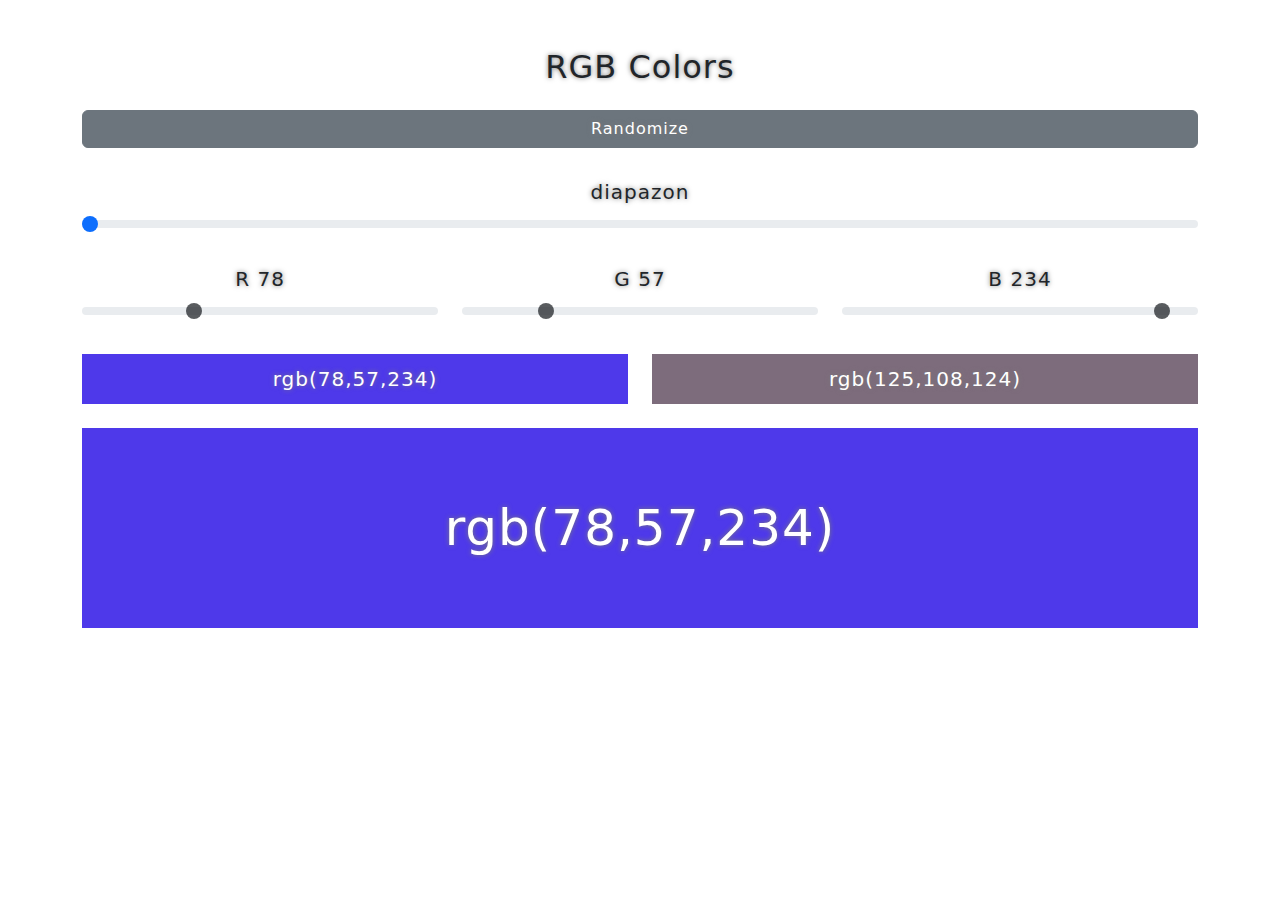
<file: rgb-colors/index.html>
<!DOCTYPE html>
<html lang="en">
<head>
    <meta charset="UTF-8">
    <meta http-equiv="X-UA-Compatible" content="IE=edge">
    <meta name="viewport" content="width=device-width, initial-scale=1.0">
    <title>RGB Colors</title>
    <link href="https://cdn.jsdelivr.net/npm/bootstrap@5.2.0/dist/css/bootstrap.min.css" rel="stylesheet">
    <style>
        body{
            letter-spacing: 1px;
            text-shadow: 0 0 5px rgb(122, 122, 122);
            /* user-select: none; */
        }
    </style>
</head>
<body>
    
<div class="container text-center mt-5">
    <h2>RGB Colors</h2>
    <div class="btn btn-secondary my-3" style="width:100%;" onclick="randomize()">Randomize</div>
    
    <h5 class="text-center mt-3">diapazon</h5>
    <input type="range" class="form-range" value="0" id="rangeDiapazon" min="0" max="1000" step="1" oninput="change_range(this.value)">

    <div class="row mt-4">
        <div class="col-md-4">
            <h5 class="text-center">R <span id="color_R">0</span></h5>
            <input type="range" disabled class="form-range" value="0" id="customRange1" min="0" max="255" step="1">
        </div>
        <div class="col-md-4">
            <h5 class="text-center">G <span id="color_G">0</span></h5>
            <input type="range" disabled class="form-range" value="0" id="customRange2" min="0" max="255" step="1">
        </div>
        <div class="col-md-4">
            <h5 class="text-center">B <span id="color_B">0</span></h5>
            <input type="range" disabled class="form-range" value="0" id="customRange3" min="0" max="255" step="1">
        </div>
    </div>
    <div class="row">
        <div class="col-md-6">
            <div class="mt-4" style="height: 50px; background: #000; color: #fff; line-height: 50px; font-size: 20px;" id="bg_one">
                rgb(0,0,0)
            </div>
        </div>
        <div class="col-md-6">
            <div class="mt-4" style="height: 50px; background: #000; color: #fff; line-height: 50px; font-size: 20px;" id="bg_two">
                rgb(0,0,0)
            </div>
        </div>
    </div>
    <div class="mt-4" style="height: 200px; background: #000; color: #fff; line-height: 200px; font-size: 50px;" id="bg_three">
        rgb(0,0,0)
    </div>
</div>

<!-- <script src="https://code.jquery.com/jquery-3.6.0.slim.js"></script> -->
<script>
    var log = console.log

    var random_R_1
    var random_G_1
    var random_B_1
    var random_R_2
    var random_G_2
    var random_B_2

    function randomize(){
        rangeDiapazon.value = 0

        random_R_1 = getRandom255()
        random_G_1 = getRandom255()
        random_B_1 = getRandom255()
        random_R_2 = getRandom255()
        random_G_2 = getRandom255()
        random_B_2 = getRandom255()
        
        customRange1.value = random_R_1
        color_R.innerHTML = customRange1.value

        customRange2.value = random_G_1
        color_G.innerHTML = customRange2.value

        customRange3.value = random_B_1
        color_B.innerHTML = customRange3.value

        var left_color = `rgb(${random_R_1},${random_G_1},${random_B_1})`
        var right_color = `rgb(${random_R_2},${random_G_2},${random_B_2})`

        bg_one.style.background = bg_one.innerHTML = left_color
        bg_two.style.background = bg_two.innerHTML = right_color

        bg_three.style.background = bg_three.innerHTML = left_color
    }

    randomize()

    function change_range(value){

        var customRange1_value = random_R_1 - ((random_R_1 - random_R_2) / 1000 * value)
        customRange1.value = customRange1_value
        color_R.innerHTML = customRange1.value
        
        var customRange2_value = random_G_1 - ((random_G_1 - random_G_2) / 1000 * value)
        customRange2.value = customRange2_value
        color_G.innerHTML = customRange2.value
        
        var customRange3_value = random_B_1 - ((random_B_1 - random_B_2) / 1000 * value)
        customRange3.value = customRange3_value
        color_B.innerHTML = customRange3.value

        bg_three.style.background = bg_three.innerHTML = `rgb(${customRange1.value},${customRange2.value},${customRange3.value})`
    }

    function getRandom255() {
        return Math.floor(Math.random() * 255);
    }
</script>

<!-- <script src="https://cdn.jsdelivr.net/npm/bootstrap@5.2.0/dist/js/bootstrap.bundle.min.js"></script> -->

</body>
</html>
</file>
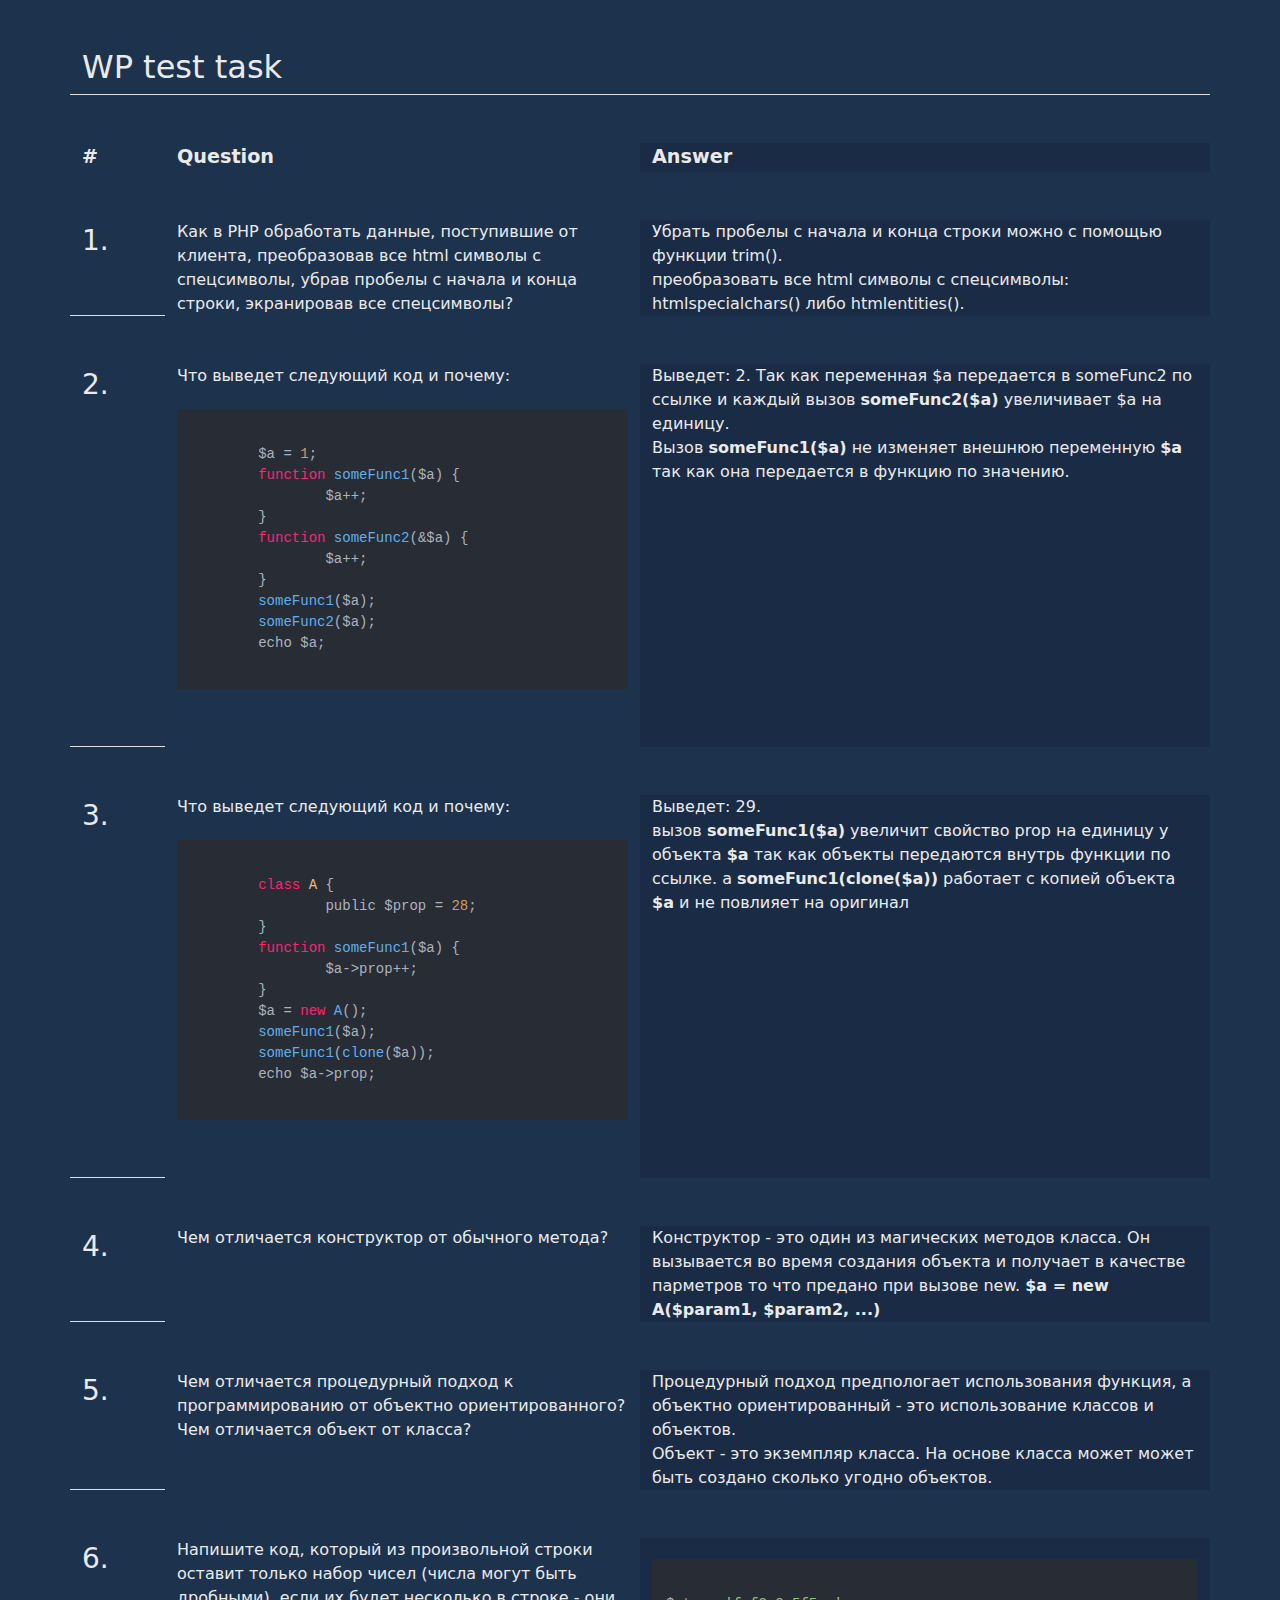
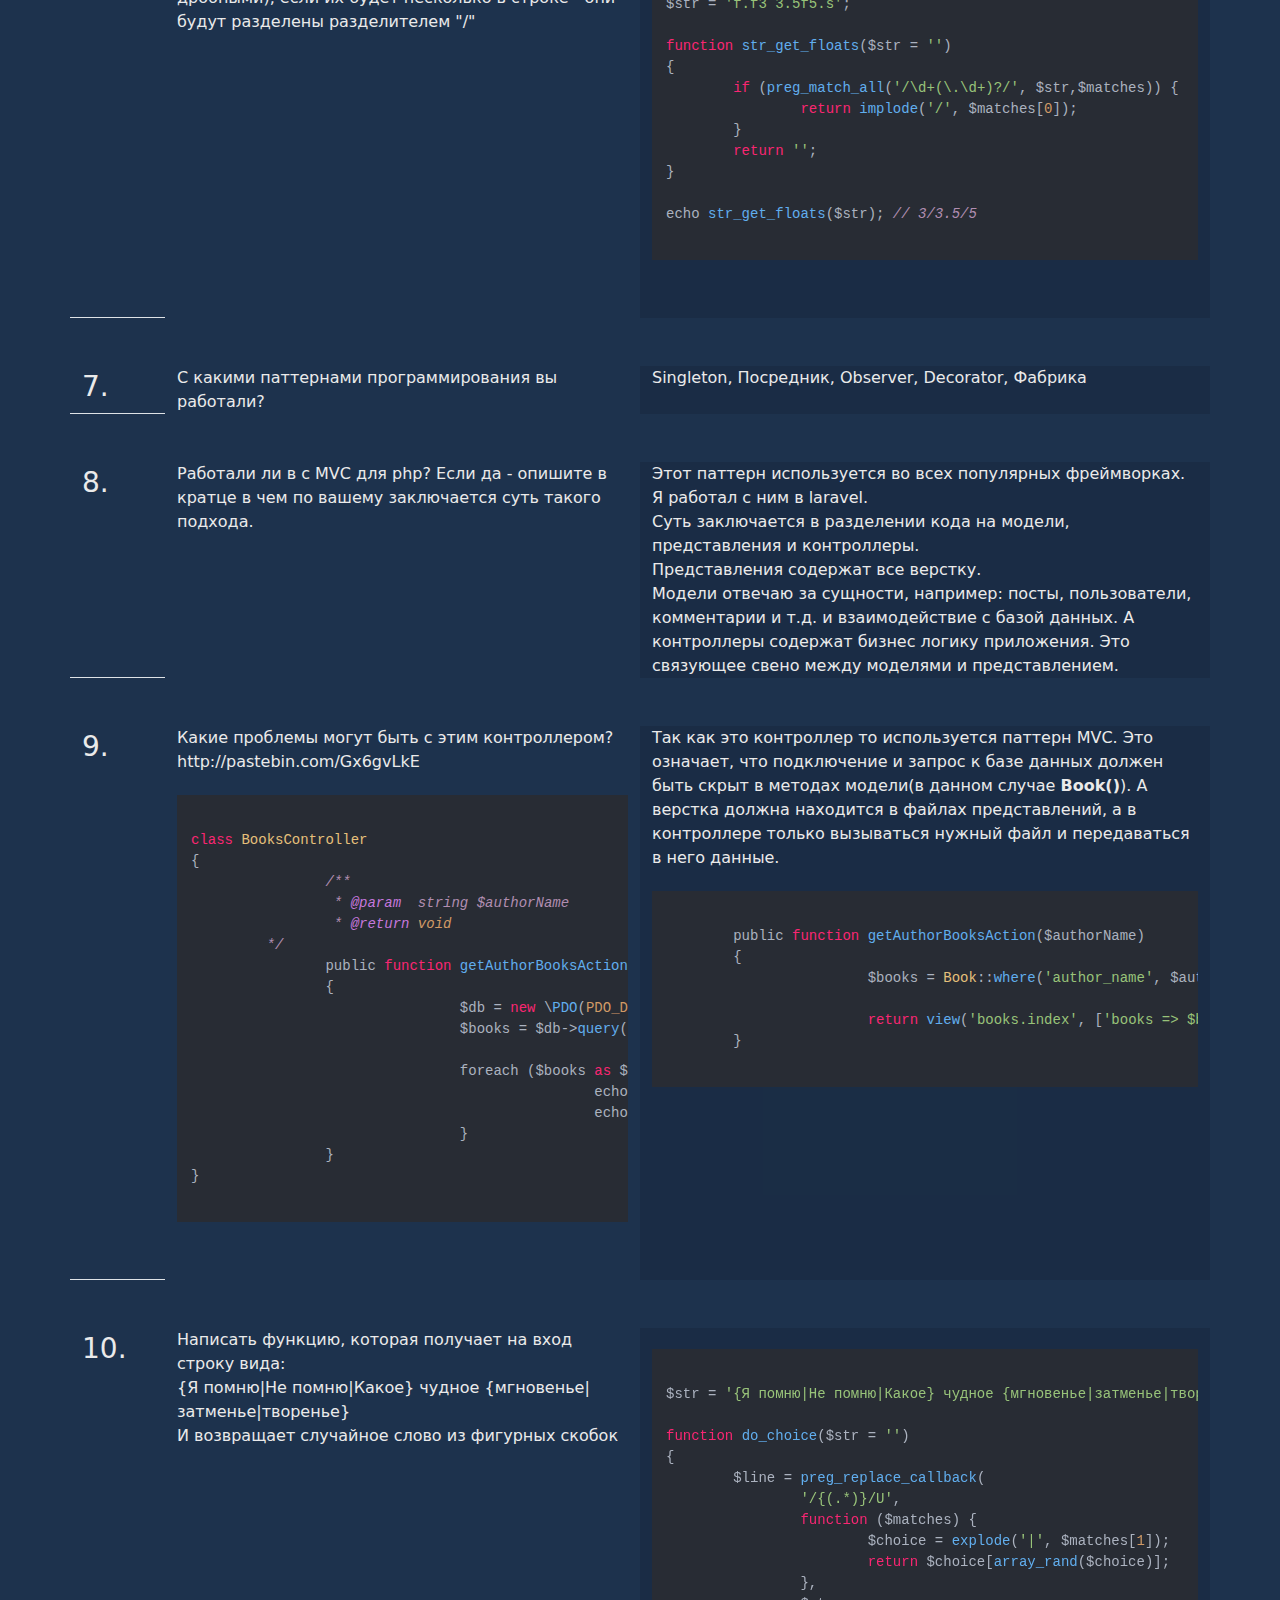
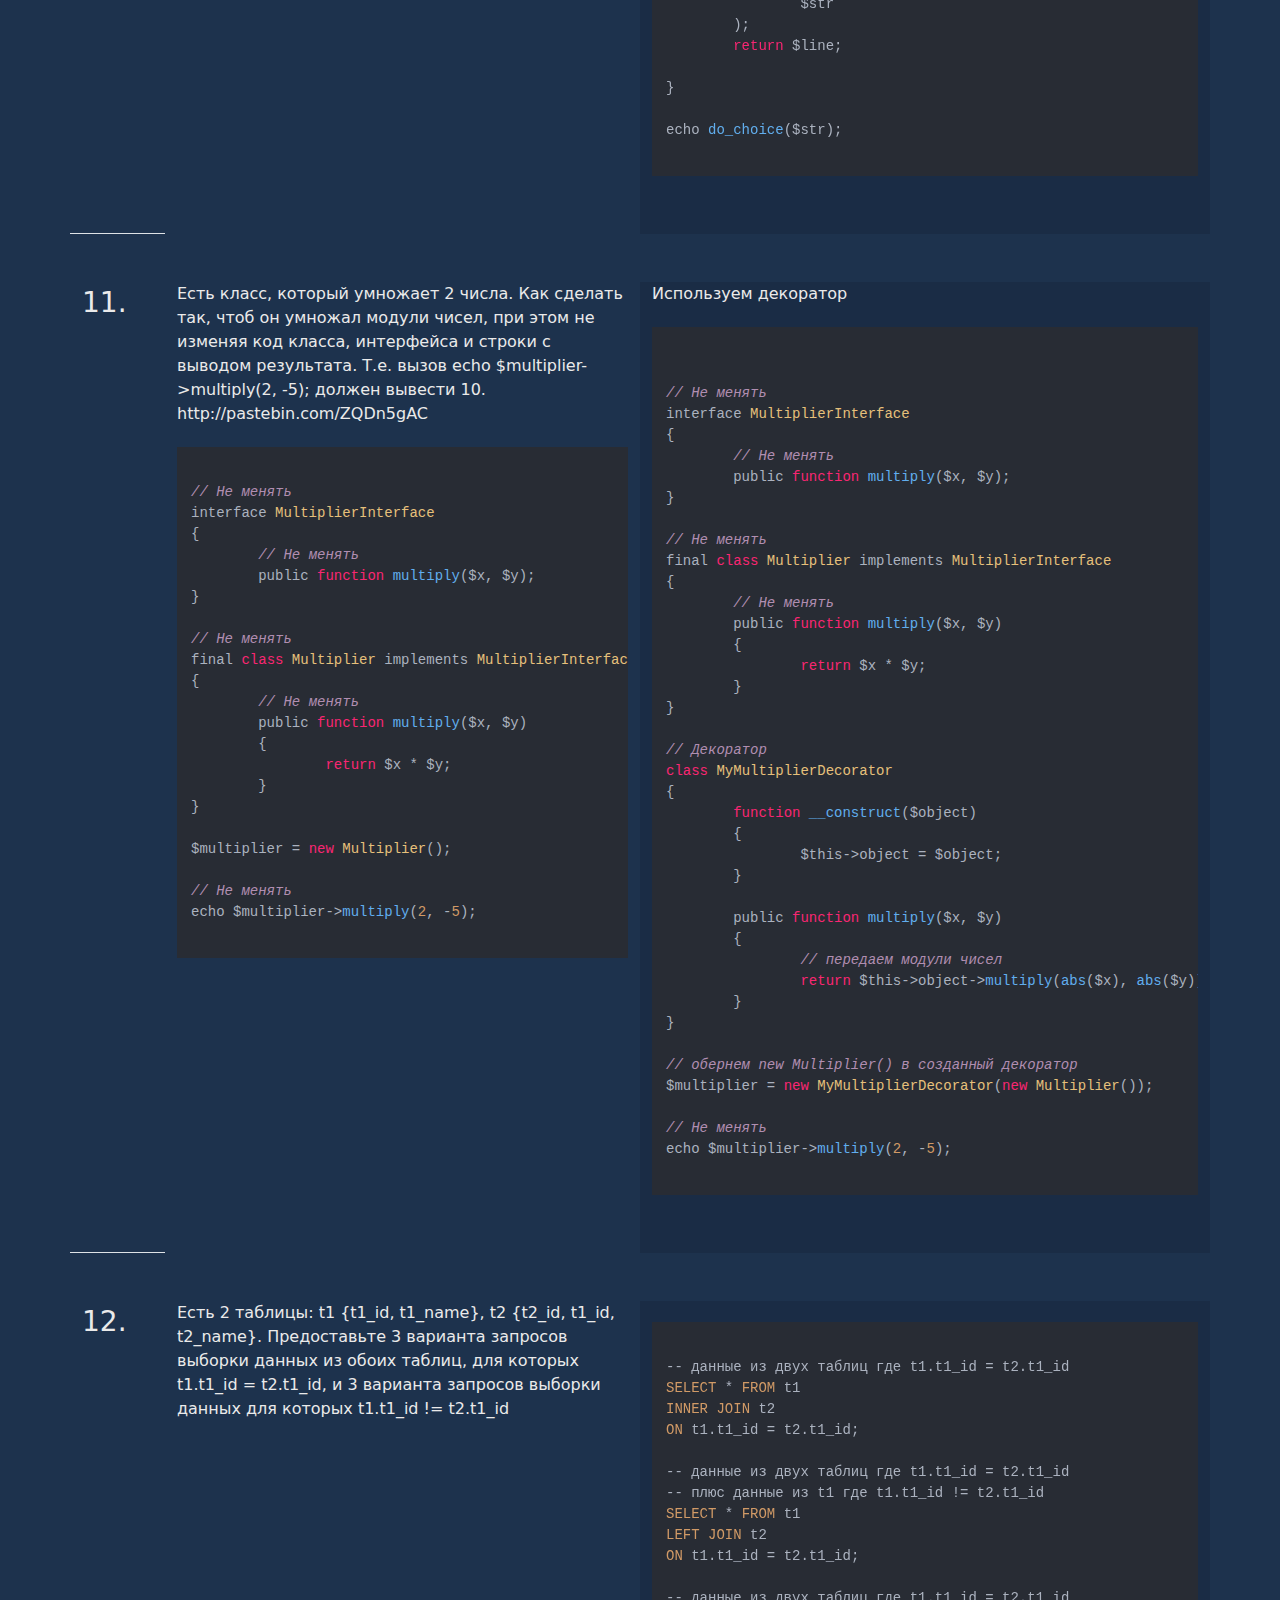
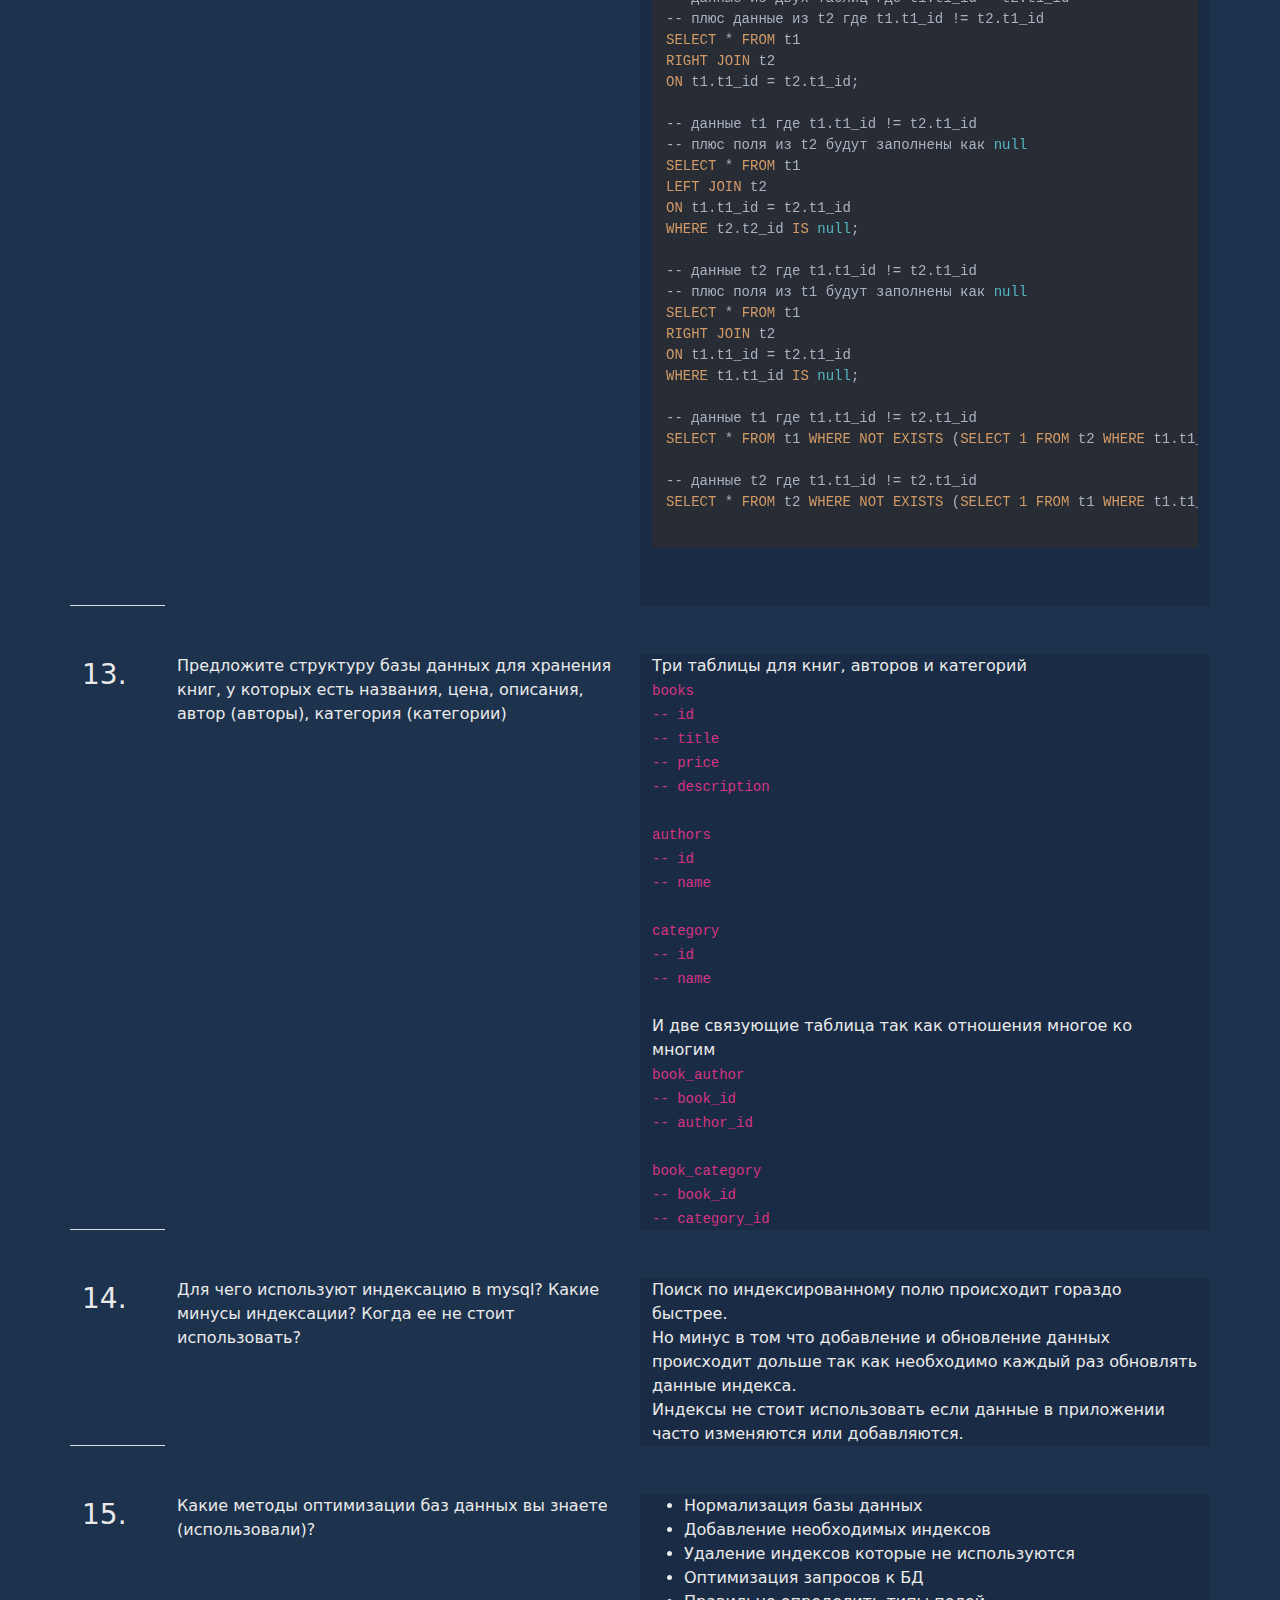
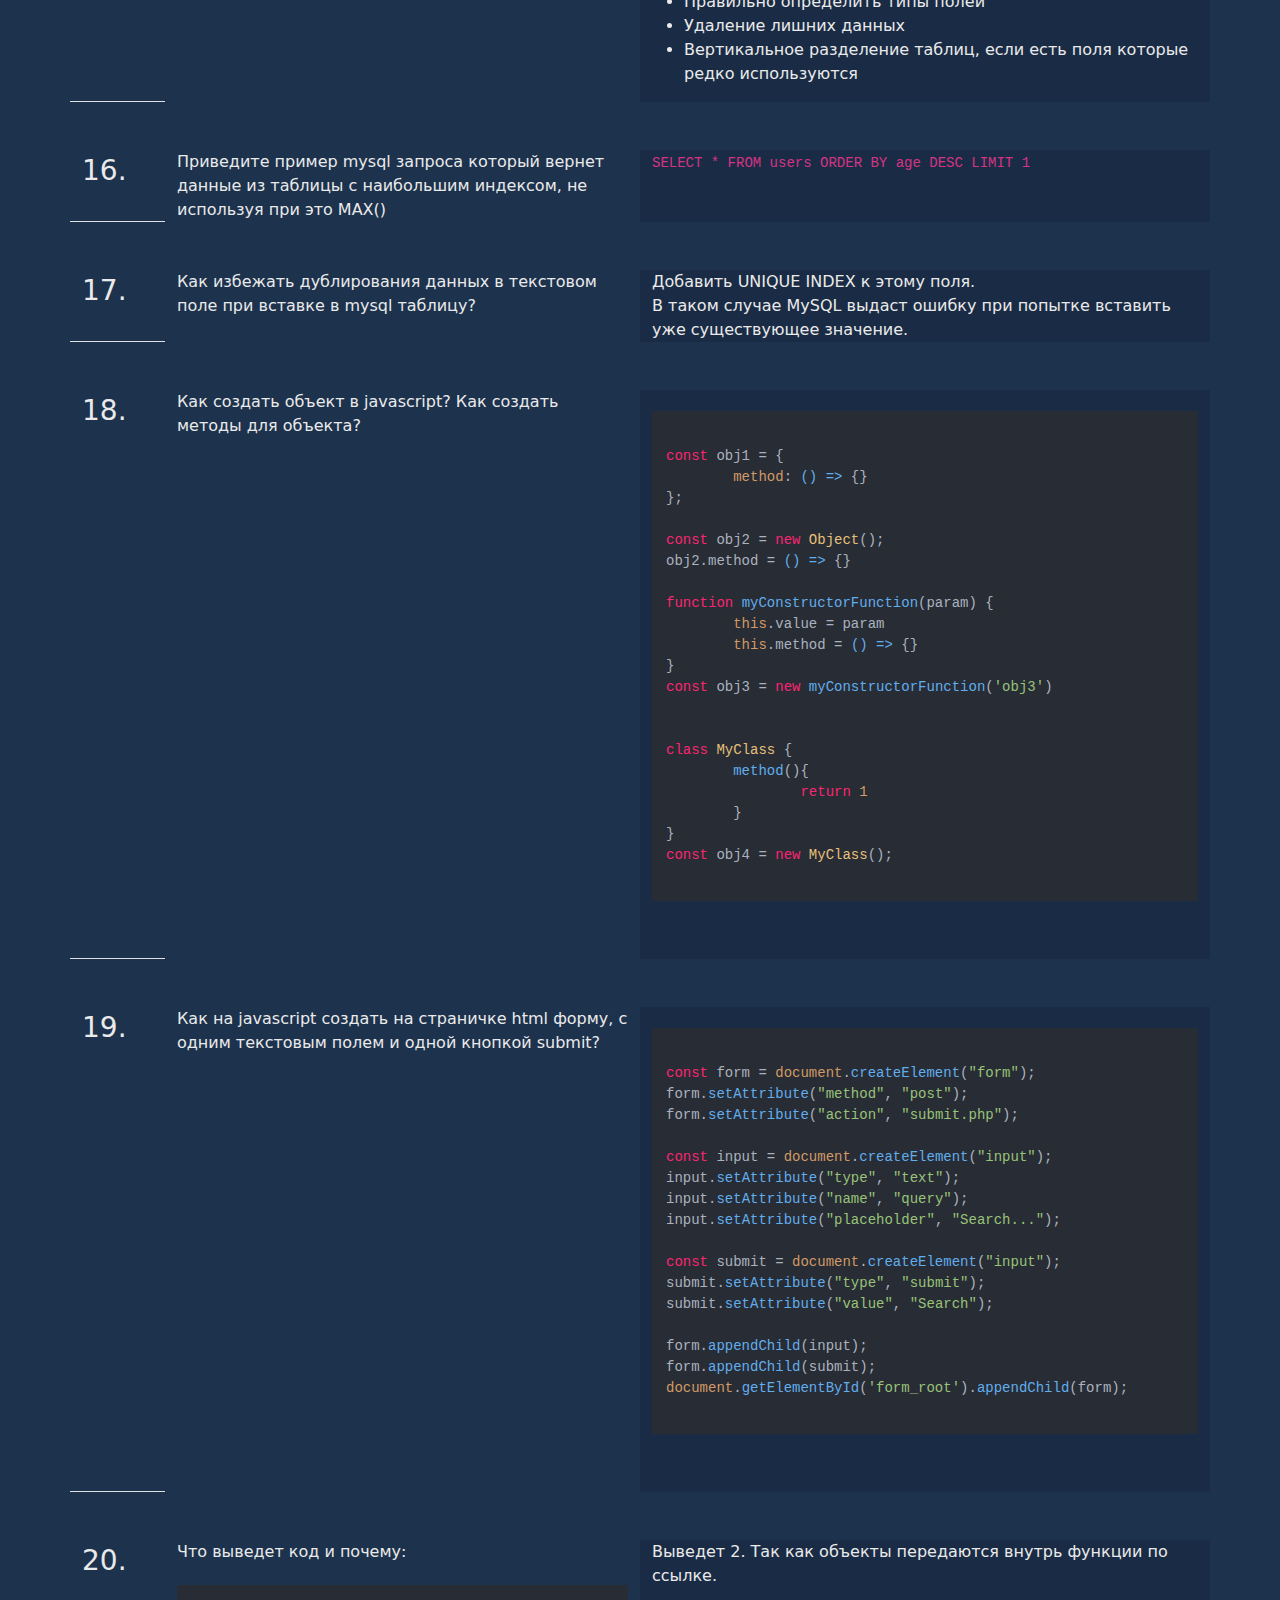
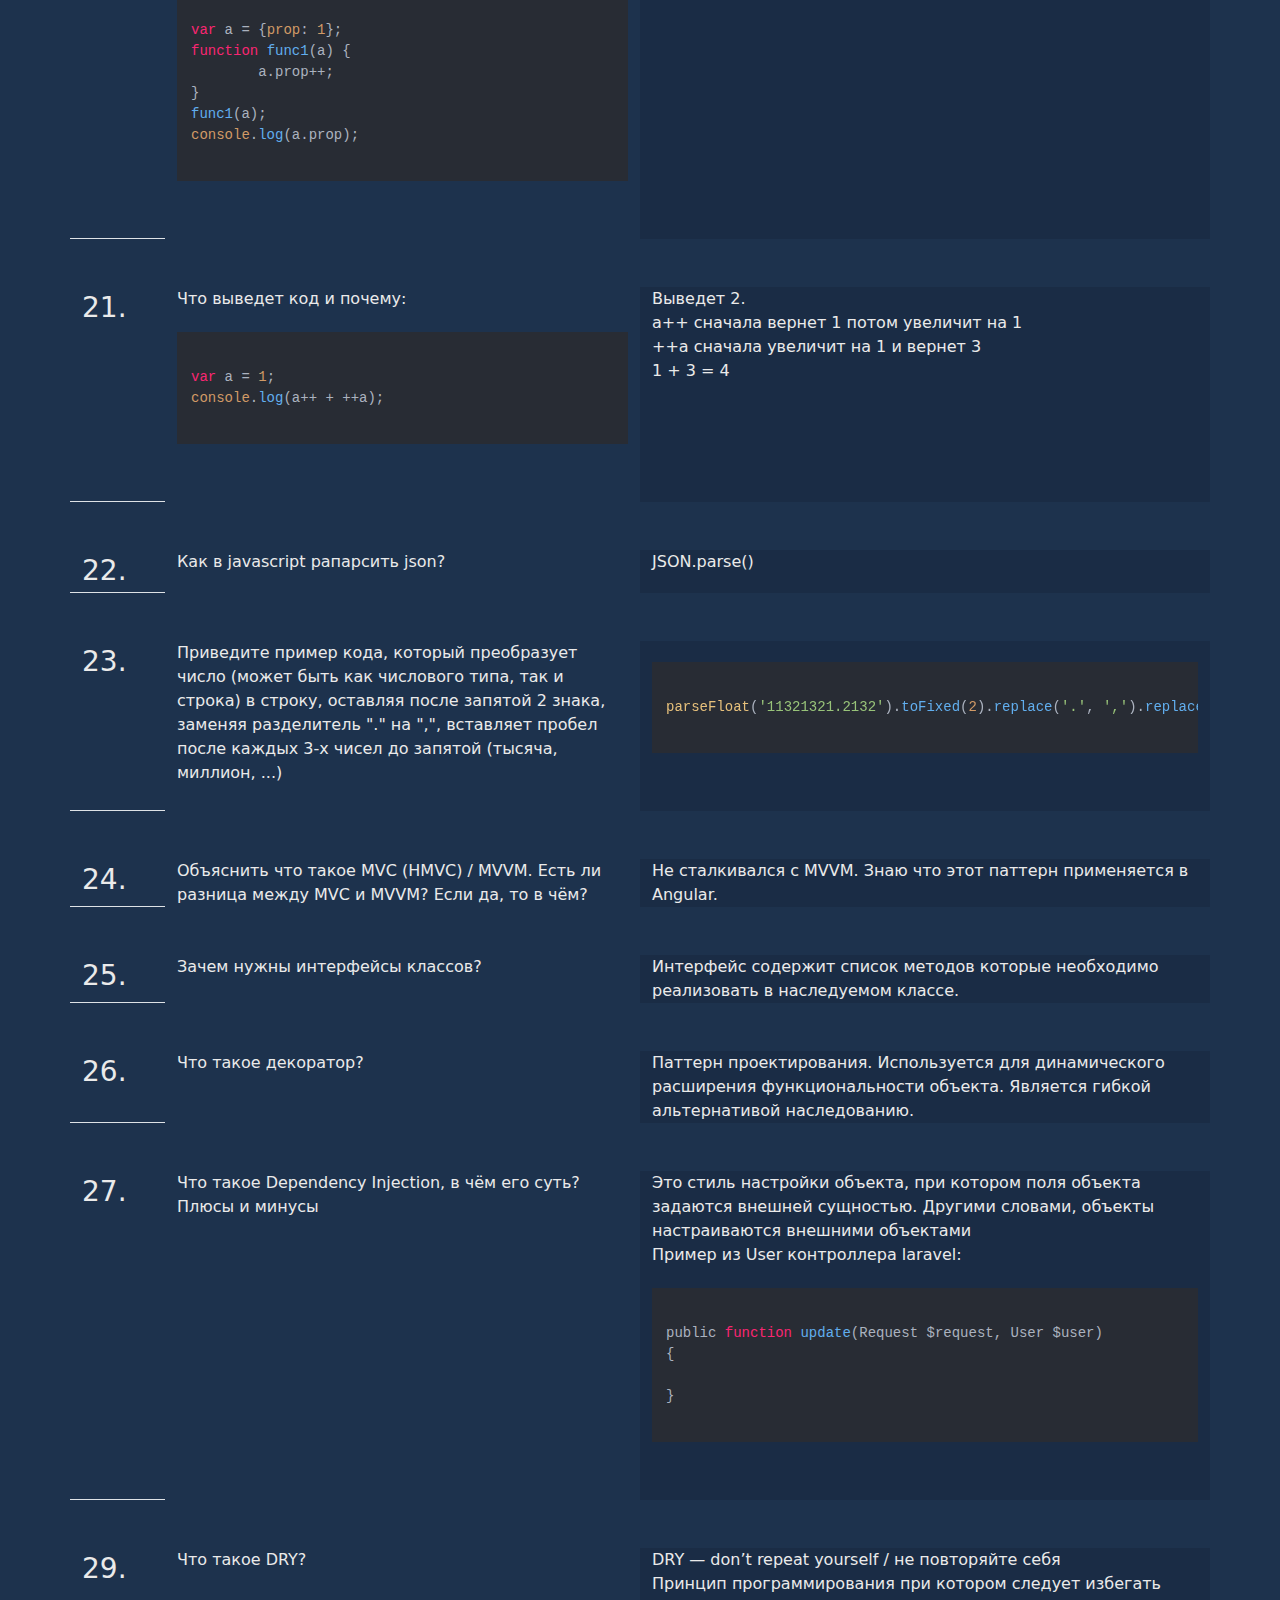
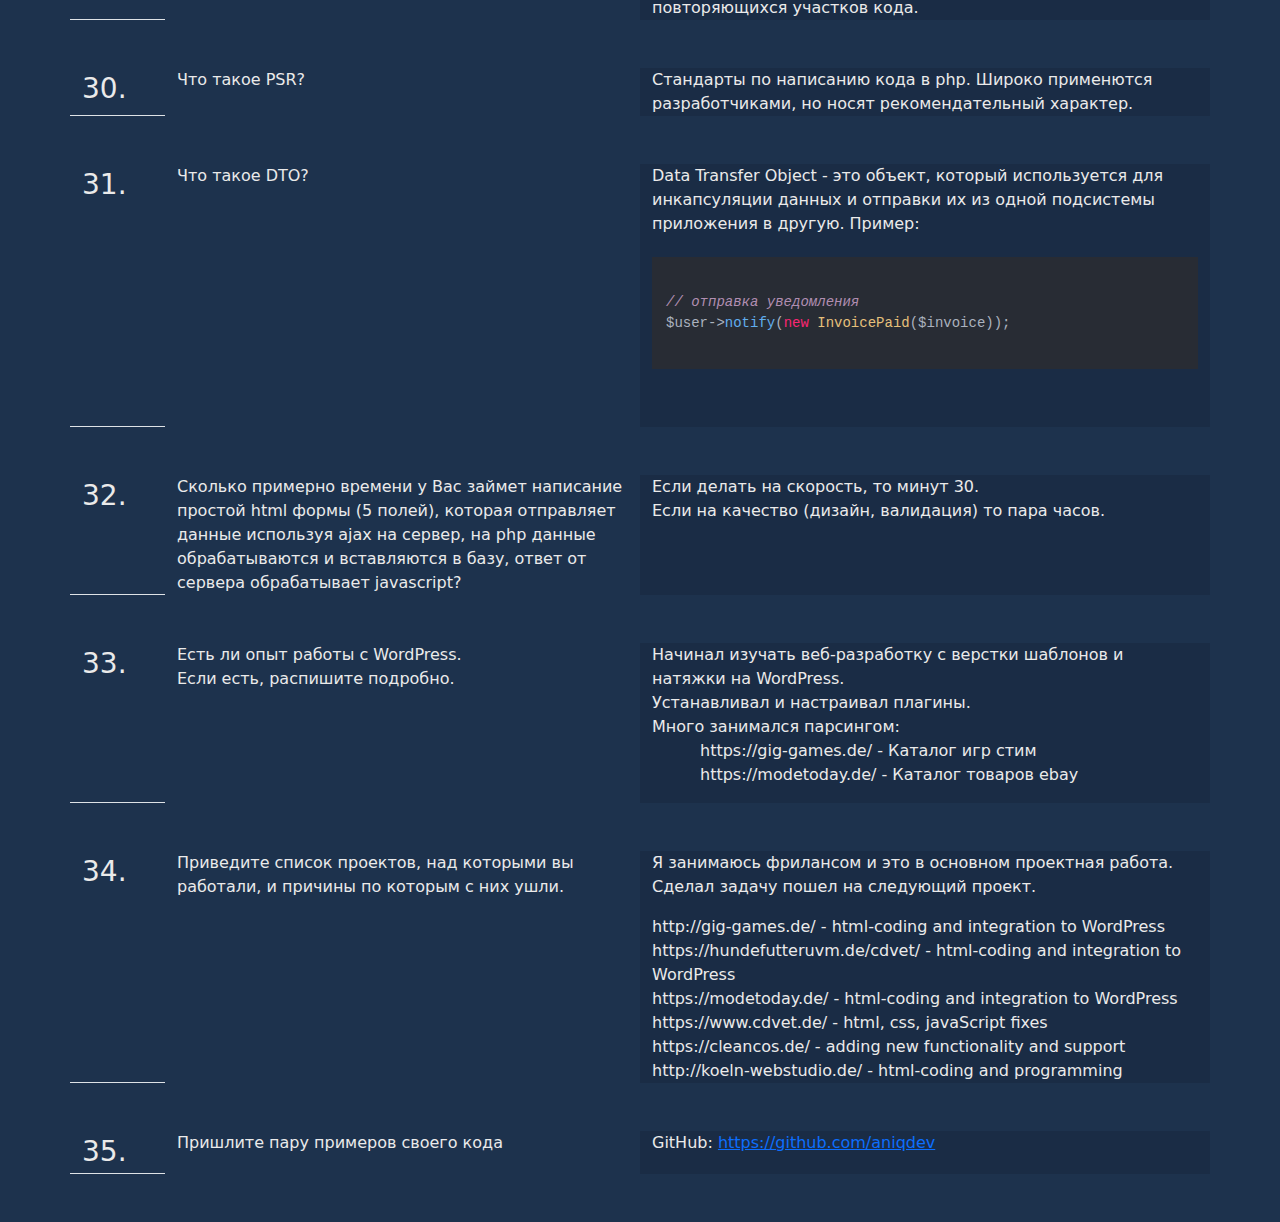
<file: wp-test/index.html>
<!DOCTYPE html>
<html lang="en">
<head>
	<meta charset="UTF-8">
	<meta name="viewport" content="width=device-width, initial-scale=1.0">
	<title>Document</title>
	<link rel="stylesheet" href="css/bootstrap.min.css">
	<link rel="stylesheet" href="hljs/styles/atom-one-dark-reasonable.min.css">
	<link rel="stylesheet" href="css/style.css">
</head>
<body>
	<div class="container">

		<div class="row">
			<h2 class="pb-2 my-5 border-bottom">WP test task</h2>
		</div>

		<div class="row mb-5">
			<div class="col-md-1 font-weight-bold">#</div>
			<div class="col-md-5 font-weight-bold">Question</div>
			<div class="col-md-6 font-weight-bold">Answer</div>
		</div>

		<div class="row mb-5">
			<div class="col-md-1 border-bottom list-num">1.</div>
			<div class="col-md-5">
				Как в PHP обработать данные, поступившие от клиента, преобразовав все html символы с спецсимволы, убрав пробелы с начала и конца строки, экранировав все спецсимволы?
			</div>
			<div class="col-md-6">
				Убрать пробелы с начала и конца строки можно с помощью функции trim(). <br>
				преобразовать все html символы с спецсимволы: htmlspecialchars() либо htmlentities().
			</div>
		</div>

		<div class="row mb-5">
			<div class="col-md-1 border-bottom list-num">2.</div>
			<div class="col-md-5">
				Что выведет следующий код и почему:
				<pre>
					<code>
	$a = 1;
	function someFunc1($a) {
		$a++;
	}
	function someFunc2(&$a) {
		$a++;
	}
	someFunc1($a);
	someFunc2($a);
	echo $a;
					</code>
				</pre>
			</div>
			<div class="col-md-6">
				Выведет: 2. Так как переменная $a передается в someFunc2 по ссылке и каждый вызов <b>someFunc2($a)</b> увеличивает $a на единицу. <br>
				Вызов <b>someFunc1($a)</b> не изменяет внешнюю переменную <b>$a</b> так как она передается в функцию по значению.
			</div>
		</div>

		<div class="row mb-5">
			<div class="col-md-1 border-bottom list-num">3.</div>
			<div class="col-md-5">
				Что выведет следующий код и почему:
				<pre>
					<code>
	class A {
		public $prop = 28;
	}
	function someFunc1($a) {
		$a->prop++;
	}
	$a = new A();
	someFunc1($a);
	someFunc1(clone($a));
	echo $a->prop;
					</code>
				</pre>
			</div>
			<div class="col-md-6">
				Выведет: 29. <br>
				вызов <b>someFunc1($a)</b> увеличит свойство prop на единицу у объекта <b>$a</b> так как объекты передаются внутрь функции по ссылке.
				а <b>someFunc1(clone($a))</b> работает с копией объекта <b>$a</b> и не повлияет на оригинал
			</div>
		</div>

		<div class="row mb-5">
			<div class="col-md-1 border-bottom list-num">4.</div>
			<div class="col-md-5">
				Чем отличается конструктор от обычного метода?
			</div>
			<div class="col-md-6">
				Конструктор - это один из магических методов класса. Он вызывается во время создания объекта и получает в качестве парметров то что предано при вызове new. <b>$a = new A($param1, $param2, ...)</b>
			</div>
		</div>

		<div class="row mb-5">
			<div class="col-md-1 border-bottom list-num">5.</div>
			<div class="col-md-5">
				Чем отличается процедурный подход к программированию от объектно ориентированного? Чем отличается объект от класса?
			</div>
			<div class="col-md-6">
				Процедурный подход предпологает использования функция, а объектно ориентированный - это использование классов и объектов. <br>
				Объект - это экземпляр класса. На основе класса может может быть создано сколько угодно объектов.
			</div>
		</div>

		<div class="row mb-5">
			<div class="col-md-1 border-bottom list-num">6.</div>
			<div class="col-md-5">
				Напишите код, который из произвольной строки оставит только набор чисел (числа могут быть дробными), если их будет несколько в строке - они будут разделены разделителем "/"
			</div>
			<div class="col-md-6">
				<pre>
					<code>
$str = 'f.f3 3.5f5.s';

function str_get_floats($str = '')
{
	if (preg_match_all('/\d+(\.\d+)?/', $str,$matches)) {
		return implode('/', $matches[0]);
	}
	return '';
}

echo str_get_floats($str); // 3/3.5/5
					</code>
				</pre>
			</div>
		</div>

		<div class="row mb-5">
			<div class="col-md-1 border-bottom list-num">7.</div>
			<div class="col-md-5">
				С какими паттернами программирования вы работали?
			</div>
			<div class="col-md-6">
				Singleton,
				Посредник,
				Observer,
				Decorator,
				Фабрика
			</div>
		</div>

		<div class="row mb-5">
			<div class="col-md-1 border-bottom list-num">8.</div>
			<div class="col-md-5">
				Работали ли в с MVC для php? Если да - опишите в кратце в чем по вашему заключается суть такого подхода.
			</div>
			<div class="col-md-6">
				Этот паттерн используется во всех популярных фреймворках. Я работал с ним в laravel. <br>
				Суть заключается в разделении кода на модели, представления и контроллеры. <br>
				Представления содержат все верстку. <br>
				Модели отвечаю за сущности, например: посты, пользователи, комментарии и т.д. и взаимодействие с базой данных.
				А контроллеры содержат бизнес логику приложения. Это связующее свено между моделями и представлением.
			</div>
		</div>

		<div class="row mb-5">
			<div class="col-md-1 border-bottom list-num">9.</div>
			<div class="col-md-5">
				Какие проблемы могут быть с этим контроллером? http://pastebin.com/Gx6gvLkE
				<pre>
					<code>
class BooksController
{
		/**
		 * @param  string $authorName
		 * @return void
	 */
		public function getAuthorBooksAction($authorName)
		{
				$db = new \PDO(PDO_DSN, PDO_USER, PDO_PASSWORD);
				$books = $db->query('SELECT * FROM books WHERE author_name = ' . $authorName)->fetchAll();
 
				foreach ($books as $book) {
						echo '&lt;h1&gt;' . $book['name'] . '&lt;/h1&gt;';
						echo '&lt;p&gt;' . $book['description'] . '&lt;/p&gt;';
				}
		}
}
					</code>
				</pre>
			</div>
			<div class="col-md-6">
				Так как это контроллер то используется паттерн MVC. Это означает, что подключение и запрос к базе данных должен быть скрыт в методах модели(в данном случае <b>Book()</b>). А верстка должна находится в файлах представлений, а в контроллере только вызываться нужный файл и передаваться в него данные.
				<pre>
					<code>
	public function getAuthorBooksAction($authorName)
	{
			$books = Book::where('author_name', $authorName)->get();

			return view('books.index', ['books => $books']);
	}
					</code>
				</pre>
			</div>
		</div>

		<div class="row mb-5">
			<div class="col-md-1 border-bottom list-num">10.</div>
			<div class="col-md-5">
				Написать функцию, которая получает на вход строку вида: <br>
				{Я помню|Не помню|Какое} чудное {мгновенье|затменье|творенье} <br>
				И возвращает случайное слово из фигурных скобок
			</div>
			<div class="col-md-6">
				<pre>
					<code>
$str = '{Я помню|Не помню|Какое} чудное {мгновенье|затменье|творенье}.';

function do_choice($str = '')
{
	$line = preg_replace_callback(
		'/{(.*)}/U',
		function ($matches) {
			$choice = explode('|', $matches[1]);
			return $choice[array_rand($choice)];
		},
		$str
	);
	return $line;

}

echo do_choice($str);
					</code>
				</pre>
			</div>
		</div>

		<div class="row mb-5">
			<div class="col-md-1 border-bottom list-num">11.</div>
			<div class="col-md-5">
				Есть класс, который умножает 2 числа. Как сделать так, чтоб он умножал модули чисел, при этом не изменяя код класса, интерфейса и строки с выводом результата. Т.е. вызов echo $multiplier->multiply(2, -5); должен вывести 10. http://pastebin.com/ZQDn5gAC
				<pre>
					<code>
// Не менять
interface MultiplierInterface
{
	// Не менять
	public function multiply($x, $y);   
}
 
// Не менять
final class Multiplier implements MultiplierInterface
{
	// Не менять
	public function multiply($x, $y)
	{
		return $x * $y;
	}
}
 
$multiplier = new Multiplier();
 
// Не менять
echo $multiplier->multiply(2, -5);
					</code>
				</pre>
			</div>
			<div class="col-md-6">
				Используем декоратор
				<pre>
					<code>

// Не менять
interface MultiplierInterface
{
	// Не менять
	public function multiply($x, $y);   
}
 
// Не менять
final class Multiplier implements MultiplierInterface
{
	// Не менять
	public function multiply($x, $y)
	{
		return $x * $y;
	}
}

// Декоратор
class MyMultiplierDecorator 
{
	function __construct($object)
	{
		$this->object = $object;
	}

	public function multiply($x, $y)
	{
		// передаем модули чисел
		return $this->object->multiply(abs($x), abs($y));
	}
}

// обернем new Multiplier() в созданный декоратор
$multiplier = new MyMultiplierDecorator(new Multiplier());
 
// Не менять
echo $multiplier->multiply(2, -5);	
					</code>
				</pre>
			</div>
		</div>

		<div class="row mb-5">
			<div class="col-md-1 border-bottom list-num">12.</div>
			<div class="col-md-5">
				Есть 2 таблицы: t1 {t1_id, t1_name}, t2 {t2_id, t1_id, t2_name}. Предоставьте 3 варианта запросов выборки данных из обоих таблиц, для которых t1.t1_id = t2.t1_id, и 3 варианта запросов выборки данных для которых t1.t1_id != t2.t1_id
			</div>
			<div class="col-md-6">
				<pre>
					<code>	
-- данные из двух таблиц где t1.t1_id = t2.t1_id
SELECT * FROM t1
INNER JOIN t2
ON t1.t1_id = t2.t1_id;

-- данные из двух таблиц где t1.t1_id = t2.t1_id
-- плюс данные из t1 где t1.t1_id != t2.t1_id
SELECT * FROM t1
LEFT JOIN t2
ON t1.t1_id = t2.t1_id;

-- данные из двух таблиц где t1.t1_id = t2.t1_id
-- плюс данные из t2 где t1.t1_id != t2.t1_id
SELECT * FROM t1
RIGHT JOIN t2
ON t1.t1_id = t2.t1_id;

-- данные t1 где t1.t1_id != t2.t1_id
-- плюс поля из t2 будут заполнены как null
SELECT * FROM t1
LEFT JOIN t2
ON t1.t1_id = t2.t1_id
WHERE t2.t2_id IS null;

-- данные t2 где t1.t1_id != t2.t1_id
-- плюс поля из t1 будут заполнены как null
SELECT * FROM t1
RIGHT JOIN t2
ON t1.t1_id = t2.t1_id
WHERE t1.t1_id IS null;

-- данные t1 где t1.t1_id != t2.t1_id
SELECT * FROM t1 WHERE NOT EXISTS (SELECT 1 FROM t2 WHERE t1.t1_id = t2.t1_id);

-- данные t2 где t1.t1_id != t2.t1_id
SELECT * FROM t2 WHERE NOT EXISTS (SELECT 1 FROM t1 WHERE t1.t1_id = t2.t1_id);
					</code>
				</pre>
			</div>
		</div>

		<div class="row mb-5">
			<div class="col-md-1 border-bottom list-num">13.</div>
			<div class="col-md-5">
				Предложите структуру базы данных для хранения книг, у которых есть названия, цена, описания, автор (авторы), категория (категории)
			</div>
			<div class="col-md-6">
				Три таблицы для книг, авторов и категорий <br>
				<code>
				books <br>
				-- id<br>
				-- title<br>
				-- price<br>
				-- description<br><br>

				authors<br>
				-- id<br>
				-- name<br><br>

				category<br>
				-- id<br>
				-- name<br><br>
				</code>
				И две связующие таблица так как отношения многое ко многим <br>
				<code>
				book_author<br>
				-- book_id<br>
				-- author_id<br><br>

				book_category<br>
				-- book_id<br>
				-- category_id<br>
			</code>
			</div>
		</div>

		<div class="row mb-5">
			<div class="col-md-1 border-bottom list-num">14.</div>
			<div class="col-md-5">
				Для чего используют индексацию в mysql? Какие минусы индексации? Когда ее не стоит использовать?
			</div>
			<div class="col-md-6">
				Поиск по индексированному полю происходит гораздо быстрее. <br>
				Но минус в том что добавление и обновление данных происходит дольше так как необходимо каждый раз обновлять данные индекса. <br>
				Индексы не стоит использовать если данные в приложении часто изменяются или добавляются. 
			</div>
		</div>

		<div class="row mb-5">
			<div class="col-md-1 border-bottom list-num">15.</div>
			<div class="col-md-5">
				Какие методы оптимизации баз данных вы знаете (использовали)?
			</div>
			<div class="col-md-6">
				<ul>
					<li>Нормализация базы данных</li>
					<li>Добавление необходимых индексов</li>
					<li>Удаление индексов которые не используются</li>
					<li>Оптимизация запросов к БД</li>
					<li>Правильно определить типы полей</li>
					<li>Удаление лишних данных</li>
					<li>Вертикальное разделение таблиц, если есть поля которые редко используются</li>
				</ul>
			</div>
		</div>

		<div class="row mb-5">
			<div class="col-md-1 border-bottom list-num">16.</div>
			<div class="col-md-5">
				Приведите пример mysql запроса который вернет данные из таблицы с наибольшим индексом, не используя при это MAX()
			</div>
			<div class="col-md-6">
				<code>SELECT * FROM users ORDER BY age DESC LIMIT 1</code>
			</div>
		</div>

		<div class="row mb-5">
			<div class="col-md-1 border-bottom list-num">17.</div>
			<div class="col-md-5">
				Как избежать дублирования данных в текстовом поле при вставке в mysql таблицу?
			</div>
			<div class="col-md-6">
				Добавить UNIQUE INDEX к этому поля. <br> В таком случае MySQL выдаст ошибку при попытке вставить уже существующее значение.
			</div>
		</div>

		<div class="row mb-5">
			<div class="col-md-1 border-bottom list-num">18.</div>
			<div class="col-md-5">
				Как создать объект в javascript? Как создать методы для объекта?
			</div>
			<div class="col-md-6">
				<pre>
					<code>		
const obj1 = {
	method: () => {}
};

const obj2 = new Object();
obj2.method = () => {}

function myConstructorFunction(param) {
	this.value = param
	this.method = () => {}
}
const obj3 = new myConstructorFunction('obj3')


class MyClass {
	method(){
		return 1
	}
}
const obj4 = new MyClass();
					</code>
				</pre>
			</div>
		</div>

		<div class="row mb-5">
			<div class="col-md-1 border-bottom list-num">19.</div>
			<div class="col-md-5">
				Как на javascript создать на страничке html форму, с одним текстовым полем и одной кнопкой submit?
			</div>
			<div class="col-md-6">
				<div id="root"></div>
				<pre>
					<code>
const form = document.createElement("form");
form.setAttribute("method", "post");
form.setAttribute("action", "submit.php");

const input = document.createElement("input");
input.setAttribute("type", "text");
input.setAttribute("name", "query");
input.setAttribute("placeholder", "Search...");

const submit = document.createElement("input");
submit.setAttribute("type", "submit");
submit.setAttribute("value", "Search");

form.appendChild(input);
form.appendChild(submit);
document.getElementById('form_root').appendChild(form);	
					</code>
				</pre>
			</div>
		</div>

		<div class="row mb-5">
			<div class="col-md-1 border-bottom list-num">20.</div>
			<div class="col-md-5">
				Что выведет код и почему:
				<pre>
					<code>
var a = {prop: 1};
function func1(a) {
	a.prop++;
}
func1(a);
console.log(a.prop);
					</code>
				</pre>
			</div>
			<div class="col-md-6">
				Выведет 2. Так как объекты передаются внутрь функции по ссылке.
			</div>
		</div>

		<div class="row mb-5">
			<div class="col-md-1 border-bottom list-num">21.</div>
			<div class="col-md-5">
				Что выведет код и почему:
				<pre>
					<code>
var a = 1;
console.log(a++ + ++a);		
					</code>
				</pre>
			</div>
			<div class="col-md-6">
				Выведет 2. <br>
				a++ сначала вернет 1 потом увеличит на 1<br>
				++a сначала увеличит на 1 и вернет 3<br>
				1 + 3 = 4
			</div>
		</div>

		<div class="row mb-5">
			<div class="col-md-1 border-bottom list-num">22.</div>
			<div class="col-md-5">
				Как в javascript рапарсить json?
			</div>
			<div class="col-md-6">
				JSON.parse()
			</div>
		</div>

		<div class="row mb-5">
			<div class="col-md-1 border-bottom list-num">23.</div>
			<div class="col-md-5">
				Приведите пример кода, который преобразует число (может быть как числового типа, так и строка) в строку, оставляя после запятой 2 знака, заменяя разделитель "." на ",", вставляет пробел после каждых 3-х чисел до запятой (тысяча, миллион, ...)
			</div>
			<div class="col-md-6">
				<pre>
					<code>
parseFloat('11321321.2132').toFixed(2).replace('.', ',').replace(/(\d)(?=(\d\d\d)+([^\d]|$))/g, '$1 ');
					</code>
				</pre>
			</div>
		</div>

		<div class="row mb-5">
			<div class="col-md-1 border-bottom list-num">24.</div>
			<div class="col-md-5">
				Объяснить что такое MVC (HMVC) / MVVM. Есть ли разница между MVC и MVVM? Если да, то в чём?
			</div>
			<div class="col-md-6">
				Не сталкивался с MVVM. Знаю что этот паттерн применяется в Angular.
			</div>
		</div>

		<div class="row mb-5">
			<div class="col-md-1 border-bottom list-num">25.</div>
			<div class="col-md-5">
				Зачем нужны интерфейсы классов?
			</div>
			<div class="col-md-6">
				Интерфейс содержит список методов которые необходимо реализовать в наследуемом классе.
			</div>
		</div>

		<div class="row mb-5">
			<div class="col-md-1 border-bottom list-num">26.</div>
			<div class="col-md-5">
				Что такое декоратор?
			</div>
			<div class="col-md-6">
				Паттерн проектирования. Используется для динамического расширения функциональности объекта. Является гибкой альтернативой наследованию.
			</div>
		</div>

		<div class="row mb-5">
			<div class="col-md-1 border-bottom list-num">27.</div>
			<div class="col-md-5">
				Что такое Dependency Injection, в чём его суть? Плюсы и минусы
			</div>
			<div class="col-md-6">
				Это стиль настройки объекта, при котором поля объекта задаются внешней сущностью. Другими словами, объекты настраиваются внешними объектами <br>
				Пример из User контроллера laravel:
				<pre>
					<code>
public function update(Request $request, User $user)
{

}
					</code>
				</pre>
			</div>
		</div>

		<div class="row mb-5">
			<div class="col-md-1 border-bottom list-num">29.</div>
			<div class="col-md-5">
				Что такое DRY?
			</div>
			<div class="col-md-6">
				DRY — don’t repeat yourself / не повторяйте себя <br>
				Принцип программирования при котором следует избегать повторяющихся участков кода.
			</div>
		</div>

		<div class="row mb-5">
			<div class="col-md-1 border-bottom list-num">30.</div>
			<div class="col-md-5">
				Что такое PSR?
			</div>
			<div class="col-md-6">
				Стандарты по написанию кода в php. Широко применются разработчиками, но носят рекомендательный характер.
			</div>
		</div>

		<div class="row mb-5">
			<div class="col-md-1 border-bottom list-num">31.</div>
			<div class="col-md-5">
				Что такое DTO?
			</div>
			<div class="col-md-6">
				Data Transfer Object - это объект, который используется для инкапсуляции данных и отправки их из одной подсистемы приложения в другую. Пример:
				<pre>
					<code>
// отправка уведомления
$user->notify(new InvoicePaid($invoice));	
					</code>
				</pre>
			</div>
		</div>

		<div class="row mb-5">
			<div class="col-md-1 border-bottom list-num">32.</div>
			<div class="col-md-5">
				Сколько примерно времени у Вас займет написание простой html формы (5 полей), которая отправляет данные используя ajax на сервер, на php данные обрабатываются и вставляются в базу, ответ от сервера обрабатывает javascript?
			</div>
			<div class="col-md-6">
				Если делать на скорость, то минут 30. <br>
				Если на качество (дизайн, валидация) то пара часов.
			</div>
		</div>

		<div class="row mb-5">
			<div class="col-md-1 border-bottom list-num">33.</div>
			<div class="col-md-5">
				Есть ли опыт работы с WordPress. <br>
				Если есть, распишите подробно.
			</div>
			<div class="col-md-6">
				Начинал изучать веб-разработку с верстки шаблонов и натяжки на WordPress. <br>
				Устанавливал и настраивал плагины. <br>
				<p>
					Много занимался парсингом: <br>
					<span class="ms-5 d-block">
						https://gig-games.de/ -
						Каталог игр стим 
					</span>
					<span class="ms-5 d-block">
						https://modetoday.de/ -
						Каталог товаров ebay 
					</span>
				</p>
			</div>
		</div>

		<div class="row mb-5">
			<div class="col-md-1 border-bottom list-num">34.</div>
			<div class="col-md-5">
				Приведите список проектов, над которыми вы работали, и причины по которым с них ушли.
			</div>
			<div class="col-md-6">
				<p>
					Я занимаюсь фрилансом и это в основном проектная работа. <br>
					Сделал задачу пошел на следующий проект.
				</p>
				http://gig-games.de/ - html-coding and integration to WordPress <br>

				https://hundefutteruvm.de/cdvet/ - html-coding and integration to WordPress <br>

				https://modetoday.de/ - html-coding and integration to WordPress <br>

				https://www.cdvet.de/ - html, css, javaScript fixes <br>

				https://cleancos.de/ - adding new functionality and support <br>

				http://koeln-webstudio.de/ - html-coding and programming <br>
			</div>
		</div>

		<div class="row mb-5">
			<div class="col-md-1 border-bottom list-num">35.</div>
			<div class="col-md-5">
				Пришлите пару примеров своего кода
			</div>
			<div class="col-md-6">
				GitHub: <a href="https://github.com/aniqdev">https://github.com/aniqdev</a>
			</div>
		</div>

	</div>

<script src="hljs/highlight.min.js"></script>
<script>
document.querySelectorAll('pre code').forEach((el) => {
	hljs.highlightElement(el);
});
</script>
</body>
</html>
</file>
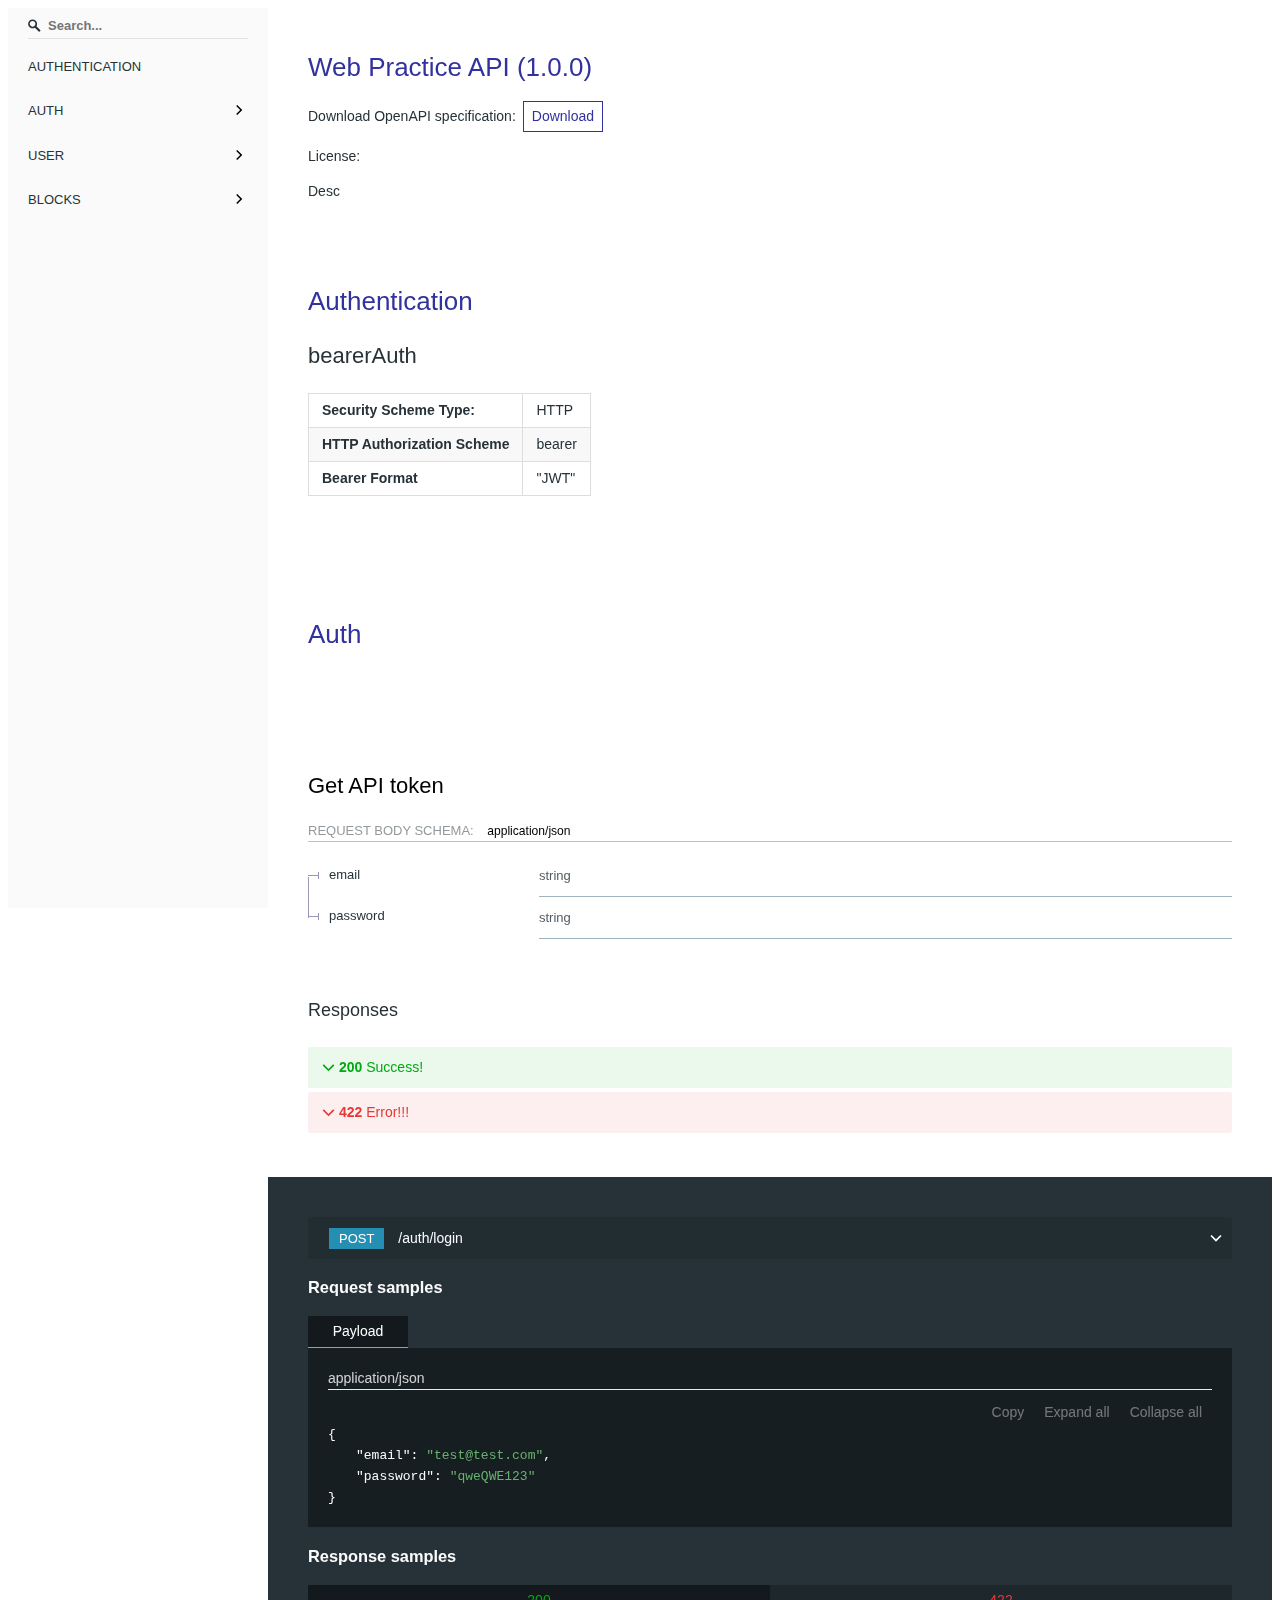
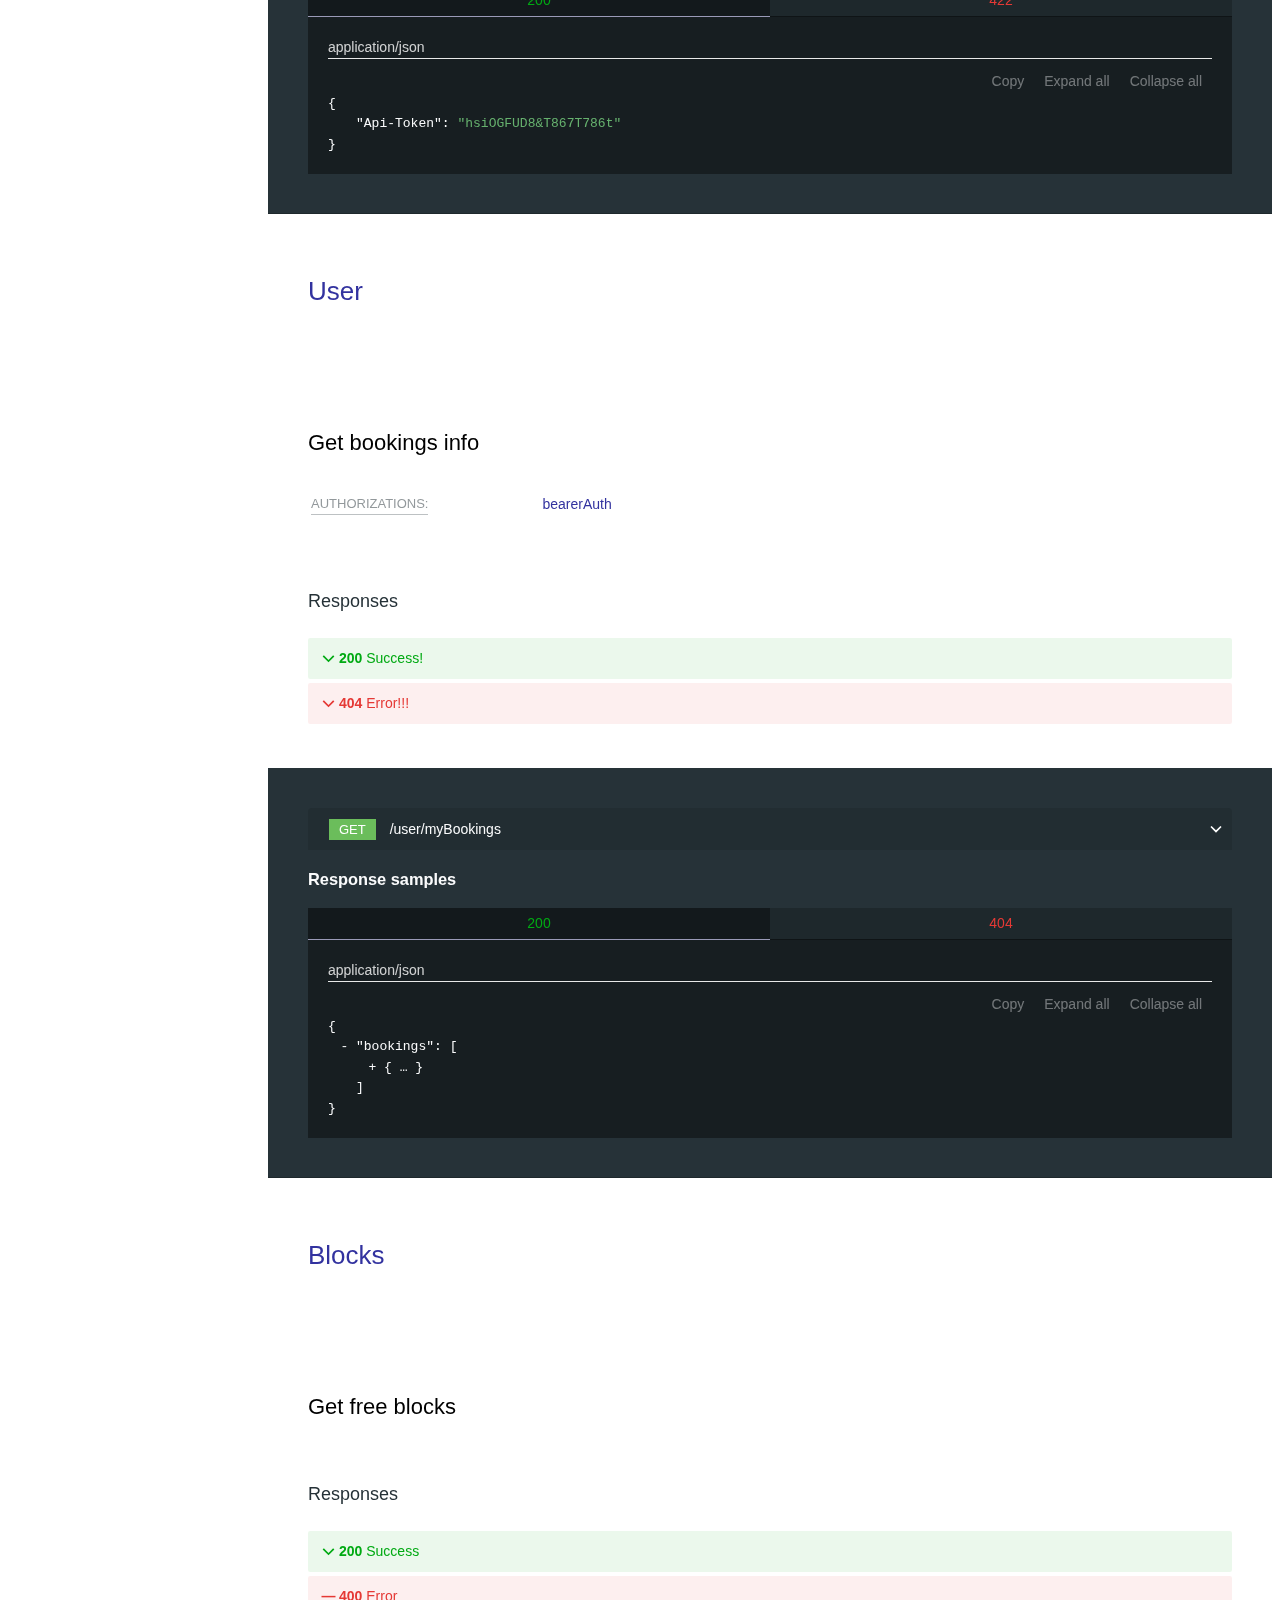
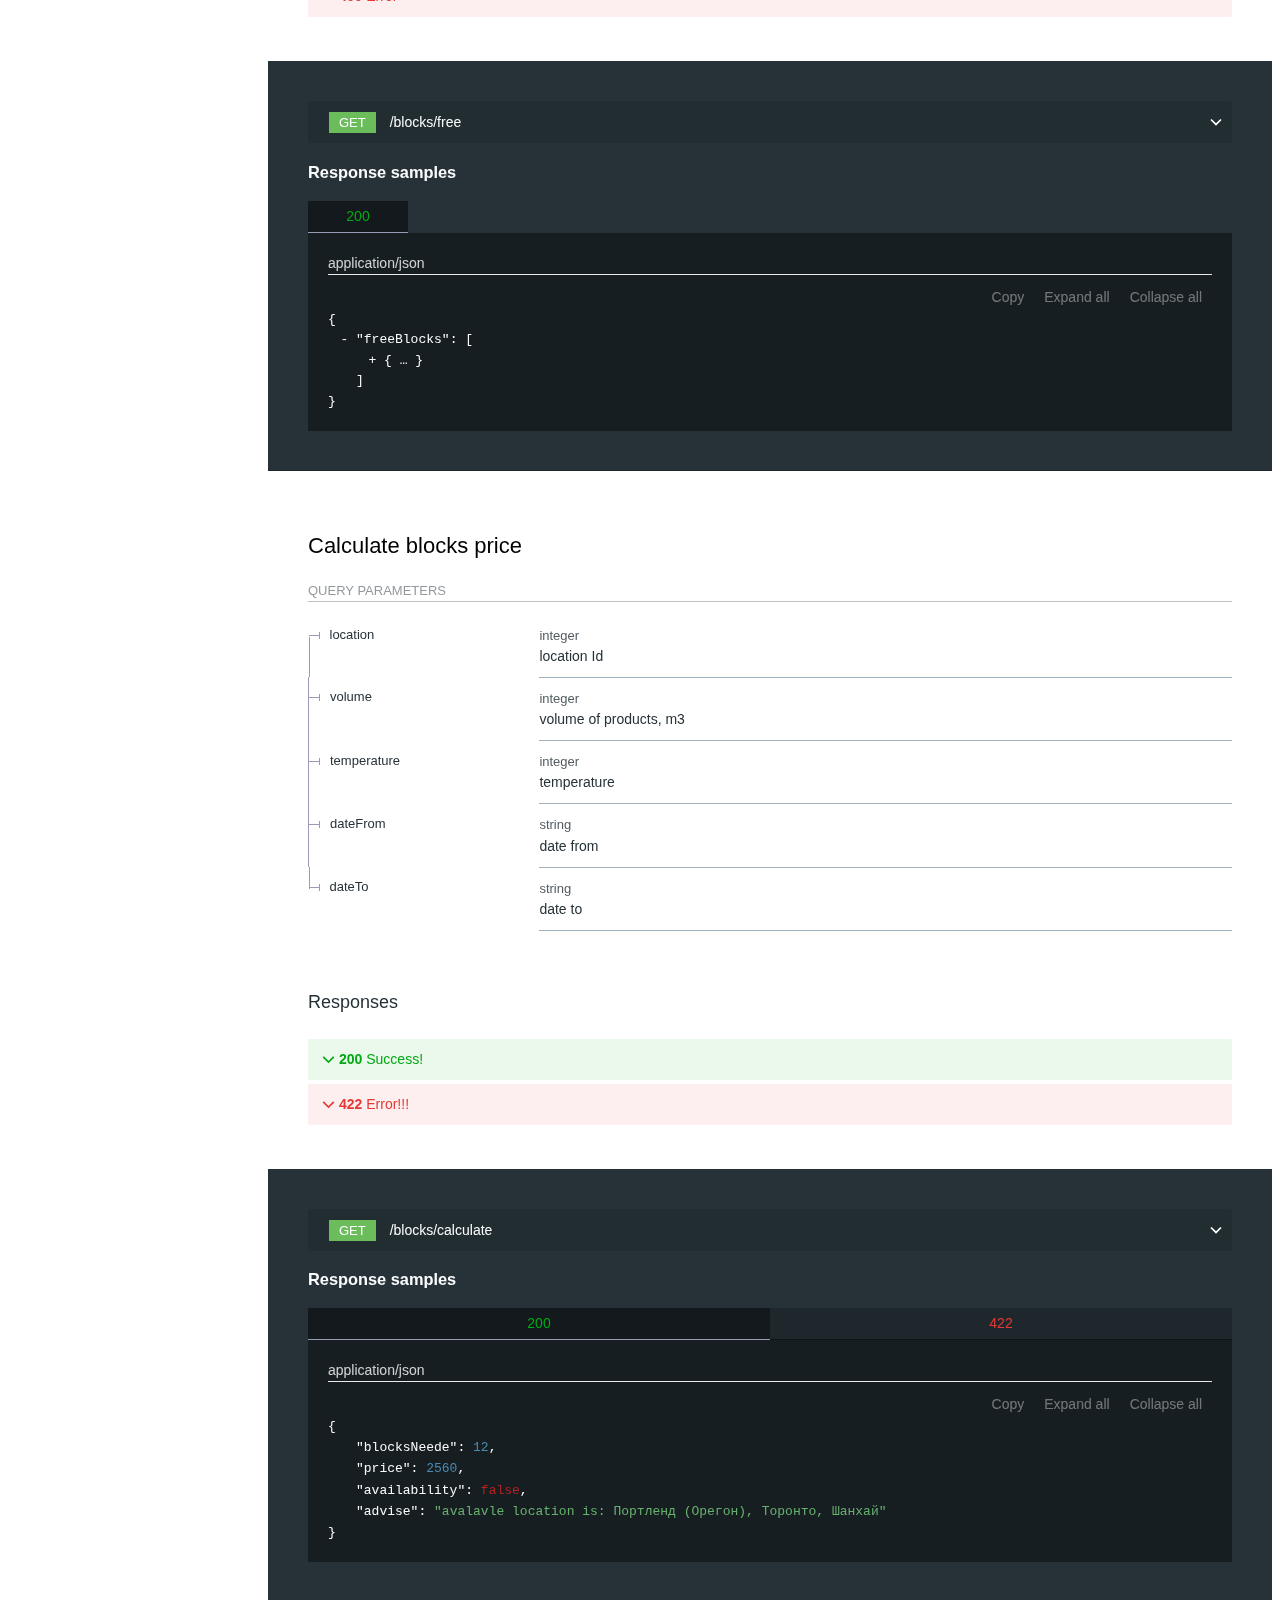
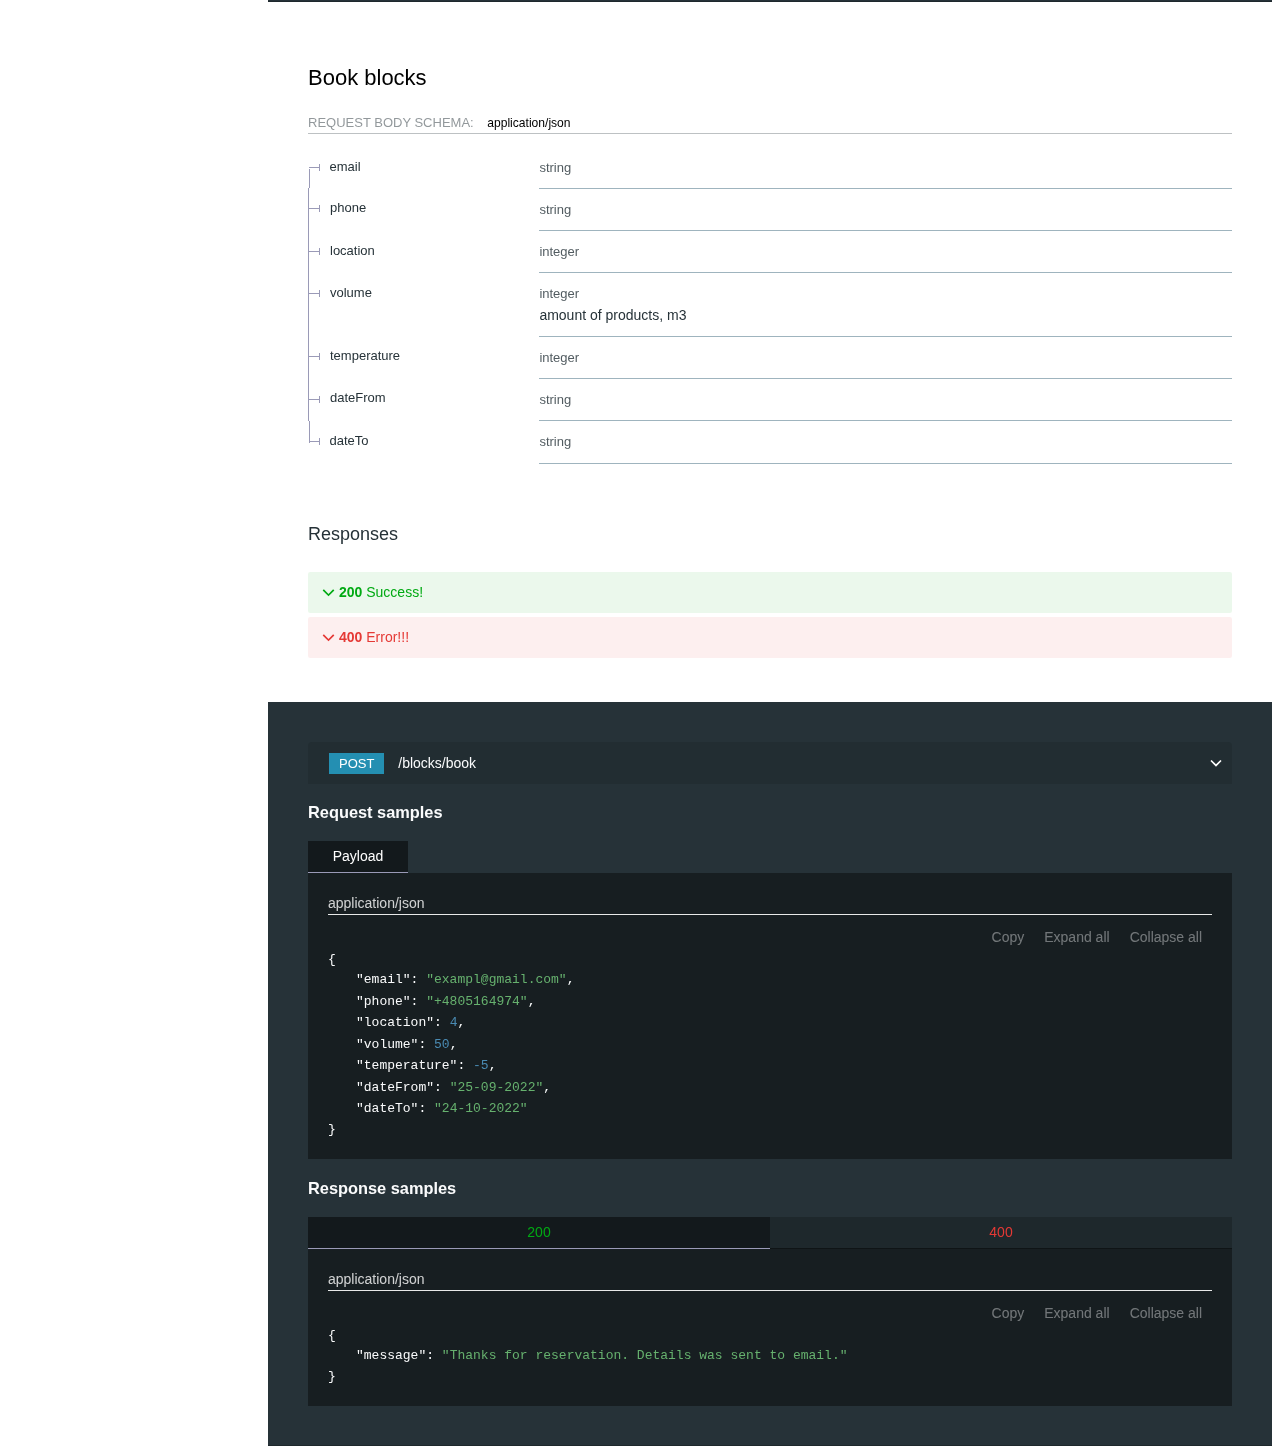
<file: docs/redoc/index.html>
<!DOCTYPE html>
<html lang="en">
<head>
  <meta charset="UTF-8">
  <title>Web practice API</title>
</head>
<body>
  <redoc spec-url="../openapi/api.yml"></redoc>
  <script src="bundles/redoc.standalone.js"> </script>
</body>
</html>
</file>
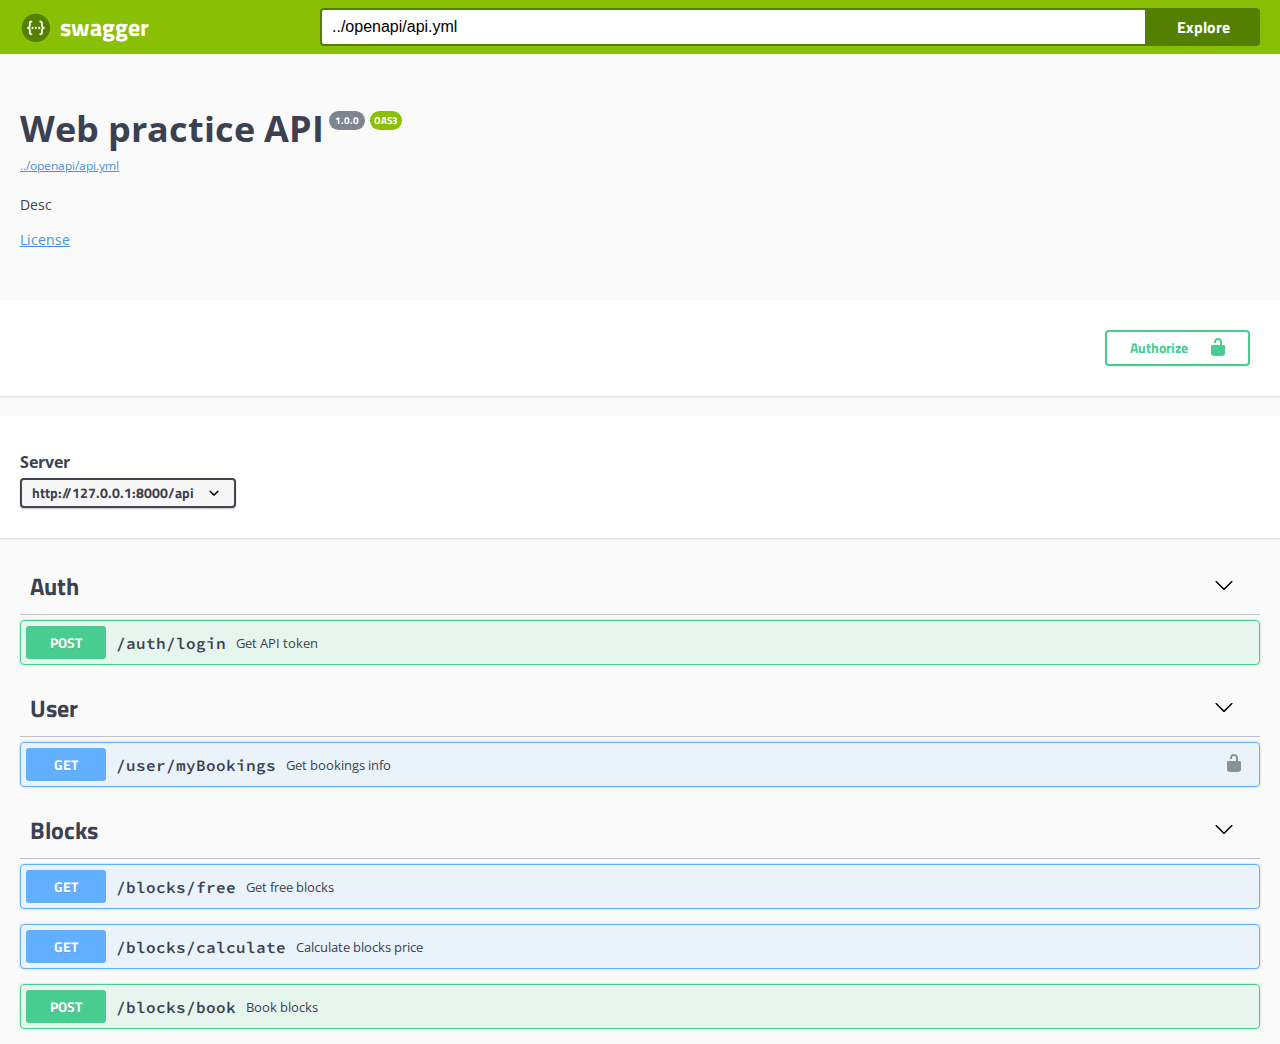
<file: docs/swagger/index.html>
<!-- HTML for static distribution bundle build -->
<!DOCTYPE html>
<html lang="en">
<head>
  <meta charset="UTF-8">
  <title>Swagger UI</title>
  <link
      href="https://fonts.googleapis.com/css?family=Open+Sans:400,700|Source+Code+Pro:300,600|Titillium+Web:400,600,700"
      rel="stylesheet">
  <link rel="stylesheet" type="text/css" href="swagger-ui.css">
  <link rel="icon" type="image/png" href="favicon-32x32.png" sizes="32x32"/>
  <link rel="icon" type="image/png" href="favicon-16x16.png" sizes="16x16"/>
  <style>
    html {
      box-sizing: border-box;
      overflow: -moz-scrollbars-vertical;
      overflow-y: scroll;
    }

    *,
    *:before,
    *:after {
      box-sizing: inherit;
    }

    body {
      margin: 0;
      background: #fafafa;
    }
  </style>
</head>

<body>

<svg xmlns="http://www.w3.org/2000/svg" style="position:absolute;width:0;height:0">
  <defs>
    <symbol viewBox="0 0 20 20" id="unlocked">
      <path
          d="M15.8 8H14V5.6C14 2.703 12.665 1 10 1 7.334 1 6 2.703 6 5.6V6h2v-.801C8 3.754 8.797 3 10 3c1.203 0 2 .754 2 2.199V8H4c-.553 0-1 .646-1 1.199V17c0 .549.428 1.139.951 1.307l1.197.387C5.672 18.861 6.55 19 7.1 19h5.8c.549 0 1.428-.139 1.951-.307l1.196-.387c.524-.167.953-.757.953-1.306V9.199C17 8.646 16.352 8 15.8 8z"></path>
    </symbol>

    <symbol viewBox="0 0 20 20" id="locked">
      <path
          d="M15.8 8H14V5.6C14 2.703 12.665 1 10 1 7.334 1 6 2.703 6 5.6V8H4c-.553 0-1 .646-1 1.199V17c0 .549.428 1.139.951 1.307l1.197.387C5.672 18.861 6.55 19 7.1 19h5.8c.549 0 1.428-.139 1.951-.307l1.196-.387c.524-.167.953-.757.953-1.306V9.199C17 8.646 16.352 8 15.8 8zM12 8H8V5.199C8 3.754 8.797 3 10 3c1.203 0 2 .754 2 2.199V8z"/>
    </symbol>

    <symbol viewBox="0 0 20 20" id="close">
      <path
          d="M14.348 14.849c-.469.469-1.229.469-1.697 0L10 11.819l-2.651 3.029c-.469.469-1.229.469-1.697 0-.469-.469-.469-1.229 0-1.697l2.758-3.15-2.759-3.152c-.469-.469-.469-1.228 0-1.697.469-.469 1.228-.469 1.697 0L10 8.183l2.651-3.031c.469-.469 1.228-.469 1.697 0 .469.469.469 1.229 0 1.697l-2.758 3.152 2.758 3.15c.469.469.469 1.229 0 1.698z"/>
    </symbol>

    <symbol viewBox="0 0 20 20" id="large-arrow">
      <path
          d="M13.25 10L6.109 2.58c-.268-.27-.268-.707 0-.979.268-.27.701-.27.969 0l7.83 7.908c.268.271.268.709 0 .979l-7.83 7.908c-.268.271-.701.27-.969 0-.268-.269-.268-.707 0-.979L13.25 10z"/>
    </symbol>

    <symbol viewBox="0 0 20 20" id="large-arrow-down">
      <path
          d="M17.418 6.109c.272-.268.709-.268.979 0s.271.701 0 .969l-7.908 7.83c-.27.268-.707.268-.979 0l-7.908-7.83c-.27-.268-.27-.701 0-.969.271-.268.709-.268.979 0L10 13.25l7.418-7.141z"/>
    </symbol>


    <symbol viewBox="0 0 24 24" id="jump-to">
      <path d="M19 7v4H5.83l3.58-3.59L8 6l-6 6 6 6 1.41-1.41L5.83 13H21V7z"/>
    </symbol>

    <symbol viewBox="0 0 24 24" id="expand">
      <path d="M10 18h4v-2h-4v2zM3 6v2h18V6H3zm3 7h12v-2H6v2z"/>
    </symbol>

  </defs>
</svg>

<div id="swagger-ui"></div>

<script src="swagger-ui-bundle.js"></script>
<script src="swagger-ui-standalone-preset.js"></script>
<script>
    window.onload = function () {

        // Build a system
        const ui = SwaggerUIBundle({
            url: "../openapi/api.yml",
            dom_id: '#swagger-ui',
            deepLinking: true,
            presets: [
                SwaggerUIBundle.presets.apis,
                SwaggerUIStandalonePreset
            ],
            plugins: [
                SwaggerUIBundle.plugins.DownloadUrl
            ],
            layout: "StandaloneLayout",
        });

        window.ui = ui
    }
</script>
</body>

</html>
</file>
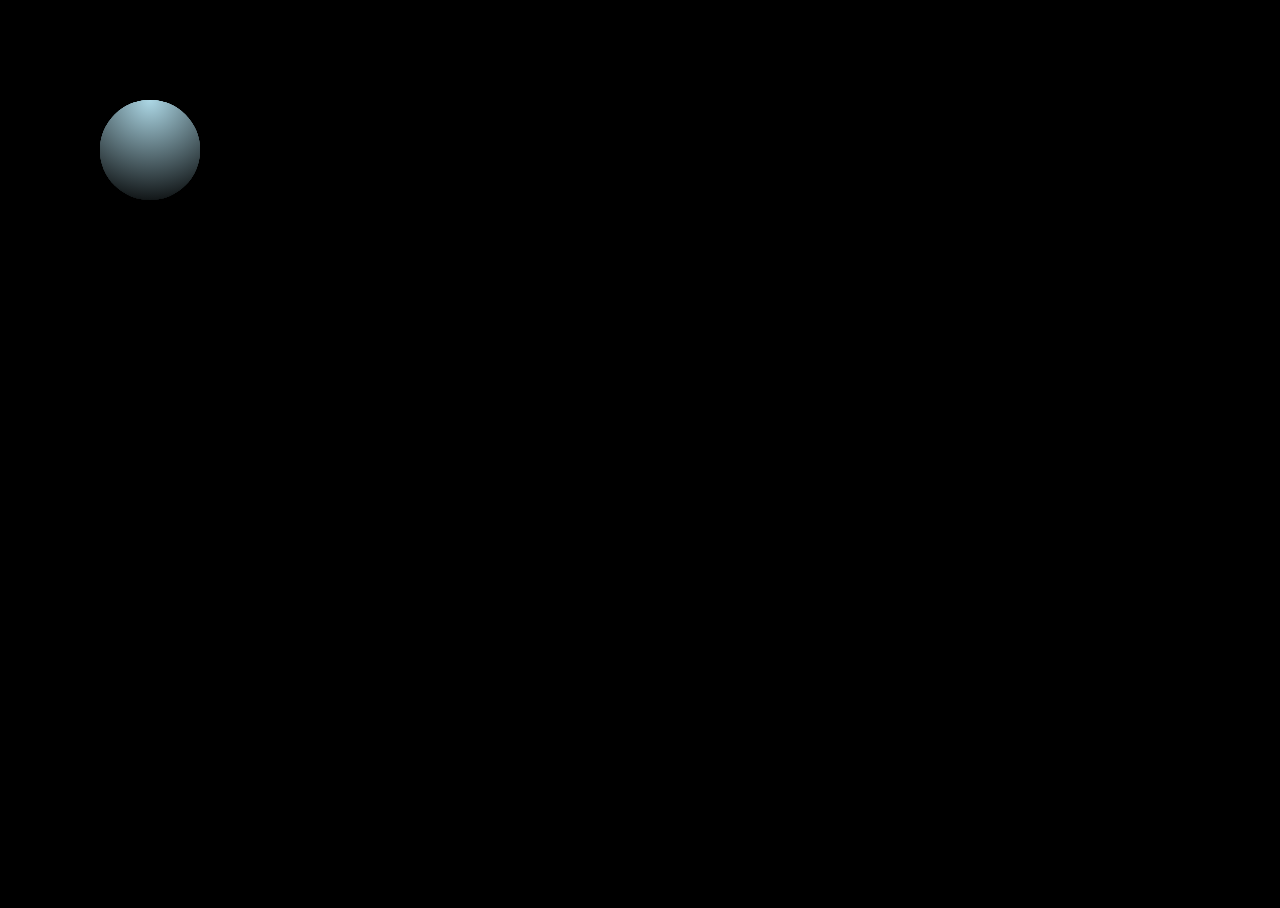
<file: circles.html>
<!DOCTYPE html>
<html lang="en">
<head>
	<meta charset="UTF-8">
	<meta name="viewport" content="width=device-width, initial-scale=1.0">
	<title>Circles</title>
</head>
<body>

<style>
html, body{
	height: 100%;
	overflow: hidden;
	background: #000;
}
.circle{
	width: 100px;
	height: 100px;
	background: #ccc;
	border-radius: 50%;
	background-image: radial-gradient(circle at top, lightblue, black);
    position: absolute;
    left: 100px;
    top: 100px;
    transition: all 1s ease-in-out;
}
</style>
<script>
(function(d){

let { log } = console


let div,
divs = [],
balls = 5, // +1
balls_max_size = 200 // px
for (let i = balls; i >= 0; i--) {
	div = d.createElement('div')
	div.className = 'circle'
	// div.style.left = rand(95)+'%'
	// div.style.top = rand(95)+'%'
	// let size = rand(balls_max_size)
	// div.style.width = size + 'px'
	// div.style.height = size + 'px'
	d.body.appendChild(div)
	divs.push(div)
}
window.moveCircles = function() {
	for (let i = balls; i >= 0; i--) {
		divs[i].style.left = rand(95)+'%'
		divs[i].style.top = rand(95)+'%'
		let size = rand(balls_max_size)
		divs[i].style.width = size + 'px'
		divs[i].style.height = size + 'px'
		divs[i].style.zIndex = size
	}
}
log(divs)

setInterval(moveCircles, 1700)


function rand(max) {
  return Math.floor(Math.random() * max);
}

}(document))
</script>

</body>
</html>
</file>
<file: wp-test/css/style.css>
:root{
	--bgColor:  #1d324d;
	--textColor: #eaeaea;
}

body{
	background: var(--bgColor);
	color: var(--textColor);
}

.list-num{
    font-size: 28px;
}

.font-weight-bold{
	font-weight: bold;
	font-size: 1.2em;
}

.row > div + div + div{
	background: rgba(0, 0, 0, .1);
}
</file>
<file: wp-test/hljs/styles/atom-one-dark-reasonable.min.css>
pre code.hljs{display:block;overflow-x:auto;padding:1em}code.hljs{padding:3px 5px}.hljs{color:#abb2bf;background:#282c34}.hljs-keyword,.hljs-operator,.hljs-pattern-match{color:#f92672}.hljs-function,.hljs-pattern-match .hljs-constructor{color:#61aeee}.hljs-function .hljs-params{color:#a6e22e}.hljs-function .hljs-params .hljs-typing{color:#fd971f}.hljs-module-access .hljs-module{color:#7e57c2}.hljs-constructor{color:#e2b93d}.hljs-constructor .hljs-string{color:#9ccc65}.hljs-comment,.hljs-quote{color:#b18eb1;font-style:italic}.hljs-doctag,.hljs-formula{color:#c678dd}.hljs-deletion,.hljs-name,.hljs-section,.hljs-selector-tag,.hljs-subst{color:#e06c75}.hljs-literal{color:#56b6c2}.hljs-addition,.hljs-attribute,.hljs-meta .hljs-string,.hljs-regexp,.hljs-string{color:#98c379}.hljs-built_in,.hljs-class .hljs-title,.hljs-title.class_{color:#e6c07b}.hljs-attr,.hljs-number,.hljs-selector-attr,.hljs-selector-class,.hljs-selector-pseudo,.hljs-template-variable,.hljs-type,.hljs-variable{color:#d19a66}.hljs-bullet,.hljs-link,.hljs-meta,.hljs-selector-id,.hljs-symbol,.hljs-title{color:#61aeee}.hljs-emphasis{font-style:italic}.hljs-strong{font-weight:700}.hljs-link{text-decoration:underline}
</file>
<file: docs/swagger/swagger-ui.css>
.swagger-ui{
  /*! normalize.css v7.0.0 | MIT License | github.com/necolas/normalize.css */font-family:Open Sans,sans-serif;color:#3b4151}.swagger-ui html{line-height:1.15;-ms-text-size-adjust:100%;-webkit-text-size-adjust:100%}.swagger-ui body{margin:0}.swagger-ui article,.swagger-ui aside,.swagger-ui footer,.swagger-ui header,.swagger-ui nav,.swagger-ui section{display:block}.swagger-ui h1{font-size:2em;margin:.67em 0}.swagger-ui figcaption,.swagger-ui figure,.swagger-ui main{display:block}.swagger-ui figure{margin:1em 40px}.swagger-ui hr{-webkit-box-sizing:content-box;box-sizing:content-box;height:0;overflow:visible}.swagger-ui pre{font-family:monospace,monospace;font-size:1em}.swagger-ui a{background-color:transparent;-webkit-text-decoration-skip:objects}.swagger-ui abbr[title]{border-bottom:none;text-decoration:underline;text-decoration:underline dotted}.swagger-ui b,.swagger-ui strong{font-weight:inherit;font-weight:bolder}.swagger-ui code,.swagger-ui kbd,.swagger-ui samp{font-family:monospace,monospace;font-size:1em}.swagger-ui dfn{font-style:italic}.swagger-ui mark{background-color:#ff0;color:#000}.swagger-ui small{font-size:80%}.swagger-ui sub,.swagger-ui sup{font-size:75%;line-height:0;position:relative;vertical-align:baseline}.swagger-ui sub{bottom:-.25em}.swagger-ui sup{top:-.5em}.swagger-ui audio,.swagger-ui video{display:inline-block}.swagger-ui audio:not([controls]){display:none;height:0}.swagger-ui img{border-style:none}.swagger-ui svg:not(:root){overflow:hidden}.swagger-ui button,.swagger-ui input,.swagger-ui optgroup,.swagger-ui select,.swagger-ui textarea{font-family:sans-serif;font-size:100%;line-height:1.15;margin:0}.swagger-ui button,.swagger-ui input{overflow:visible}.swagger-ui button,.swagger-ui select{text-transform:none}.swagger-ui [type=reset],.swagger-ui [type=submit],.swagger-ui button,.swagger-ui html [type=button]{-webkit-appearance:button}.swagger-ui [type=button]::-moz-focus-inner,.swagger-ui [type=reset]::-moz-focus-inner,.swagger-ui [type=submit]::-moz-focus-inner,.swagger-ui button::-moz-focus-inner{border-style:none;padding:0}.swagger-ui [type=button]:-moz-focusring,.swagger-ui [type=reset]:-moz-focusring,.swagger-ui [type=submit]:-moz-focusring,.swagger-ui button:-moz-focusring{outline:1px dotted ButtonText}.swagger-ui fieldset{padding:.35em .75em .625em}.swagger-ui legend{-webkit-box-sizing:border-box;box-sizing:border-box;color:inherit;display:table;max-width:100%;padding:0;white-space:normal}.swagger-ui progress{display:inline-block;vertical-align:baseline}.swagger-ui textarea{overflow:auto}.swagger-ui [type=checkbox],.swagger-ui [type=radio]{-webkit-box-sizing:border-box;box-sizing:border-box;padding:0}.swagger-ui [type=number]::-webkit-inner-spin-button,.swagger-ui [type=number]::-webkit-outer-spin-button{height:auto}.swagger-ui [type=search]{-webkit-appearance:textfield;outline-offset:-2px}.swagger-ui [type=search]::-webkit-search-cancel-button,.swagger-ui [type=search]::-webkit-search-decoration{-webkit-appearance:none}.swagger-ui ::-webkit-file-upload-button{-webkit-appearance:button;font:inherit}.swagger-ui details,.swagger-ui menu{display:block}.swagger-ui summary{display:list-item}.swagger-ui canvas{display:inline-block}.swagger-ui [hidden],.swagger-ui template{display:none}.swagger-ui .debug *{outline:1px solid gold}.swagger-ui .debug-white *{outline:1px solid #fff}.swagger-ui .debug-black *{outline:1px solid #000}.swagger-ui .debug-grid{background:transparent url([data-uri]) repeat 0 0}.swagger-ui .debug-grid-16{background:transparent url([data-uri]) repeat 0 0}.swagger-ui .debug-grid-8-solid{background:#fff url([data-uri]) repeat 0 0}.swagger-ui .debug-grid-16-solid{background:#fff url([data-uri]) repeat 0 0}.swagger-ui .border-box,.swagger-ui a,.swagger-ui article,.swagger-ui body,.swagger-ui code,.swagger-ui dd,.swagger-ui div,.swagger-ui dl,.swagger-ui dt,.swagger-ui fieldset,.swagger-ui footer,.swagger-ui form,.swagger-ui h1,.swagger-ui h2,.swagger-ui h3,.swagger-ui h4,.swagger-ui h5,.swagger-ui h6,.swagger-ui header,.swagger-ui html,.swagger-ui input[type=email],.swagger-ui input[type=number],.swagger-ui input[type=password],.swagger-ui input[type=tel],.swagger-ui input[type=text],.swagger-ui input[type=url],.swagger-ui legend,.swagger-ui li,.swagger-ui main,.swagger-ui ol,.swagger-ui p,.swagger-ui pre,.swagger-ui section,.swagger-ui table,.swagger-ui td,.swagger-ui textarea,.swagger-ui th,.swagger-ui tr,.swagger-ui ul{-webkit-box-sizing:border-box;box-sizing:border-box}.swagger-ui .aspect-ratio{height:0;position:relative}.swagger-ui .aspect-ratio--16x9{padding-bottom:56.25%}.swagger-ui .aspect-ratio--9x16{padding-bottom:177.77%}.swagger-ui .aspect-ratio--4x3{padding-bottom:75%}.swagger-ui .aspect-ratio--3x4{padding-bottom:133.33%}.swagger-ui .aspect-ratio--6x4{padding-bottom:66.6%}.swagger-ui .aspect-ratio--4x6{padding-bottom:150%}.swagger-ui .aspect-ratio--8x5{padding-bottom:62.5%}.swagger-ui .aspect-ratio--5x8{padding-bottom:160%}.swagger-ui .aspect-ratio--7x5{padding-bottom:71.42%}.swagger-ui .aspect-ratio--5x7{padding-bottom:140%}.swagger-ui .aspect-ratio--1x1{padding-bottom:100%}.swagger-ui .aspect-ratio--object{position:absolute;top:0;right:0;bottom:0;left:0;width:100%;height:100%;z-index:100}@media screen and (min-width:30em){.swagger-ui .aspect-ratio-ns{height:0;position:relative}.swagger-ui .aspect-ratio--16x9-ns{padding-bottom:56.25%}.swagger-ui .aspect-ratio--9x16-ns{padding-bottom:177.77%}.swagger-ui .aspect-ratio--4x3-ns{padding-bottom:75%}.swagger-ui .aspect-ratio--3x4-ns{padding-bottom:133.33%}.swagger-ui .aspect-ratio--6x4-ns{padding-bottom:66.6%}.swagger-ui .aspect-ratio--4x6-ns{padding-bottom:150%}.swagger-ui .aspect-ratio--8x5-ns{padding-bottom:62.5%}.swagger-ui .aspect-ratio--5x8-ns{padding-bottom:160%}.swagger-ui .aspect-ratio--7x5-ns{padding-bottom:71.42%}.swagger-ui .aspect-ratio--5x7-ns{padding-bottom:140%}.swagger-ui .aspect-ratio--1x1-ns{padding-bottom:100%}.swagger-ui .aspect-ratio--object-ns{position:absolute;top:0;right:0;bottom:0;left:0;width:100%;height:100%;z-index:100}}@media screen and (min-width:30em) and (max-width:60em){.swagger-ui .aspect-ratio-m{height:0;position:relative}.swagger-ui .aspect-ratio--16x9-m{padding-bottom:56.25%}.swagger-ui .aspect-ratio--9x16-m{padding-bottom:177.77%}.swagger-ui .aspect-ratio--4x3-m{padding-bottom:75%}.swagger-ui .aspect-ratio--3x4-m{padding-bottom:133.33%}.swagger-ui .aspect-ratio--6x4-m{padding-bottom:66.6%}.swagger-ui .aspect-ratio--4x6-m{padding-bottom:150%}.swagger-ui .aspect-ratio--8x5-m{padding-bottom:62.5%}.swagger-ui .aspect-ratio--5x8-m{padding-bottom:160%}.swagger-ui .aspect-ratio--7x5-m{padding-bottom:71.42%}.swagger-ui .aspect-ratio--5x7-m{padding-bottom:140%}.swagger-ui .aspect-ratio--1x1-m{padding-bottom:100%}.swagger-ui .aspect-ratio--object-m{position:absolute;top:0;right:0;bottom:0;left:0;width:100%;height:100%;z-index:100}}@media screen and (min-width:60em){.swagger-ui .aspect-ratio-l{height:0;position:relative}.swagger-ui .aspect-ratio--16x9-l{padding-bottom:56.25%}.swagger-ui .aspect-ratio--9x16-l{padding-bottom:177.77%}.swagger-ui .aspect-ratio--4x3-l{padding-bottom:75%}.swagger-ui .aspect-ratio--3x4-l{padding-bottom:133.33%}.swagger-ui .aspect-ratio--6x4-l{padding-bottom:66.6%}.swagger-ui .aspect-ratio--4x6-l{padding-bottom:150%}.swagger-ui .aspect-ratio--8x5-l{padding-bottom:62.5%}.swagger-ui .aspect-ratio--5x8-l{padding-bottom:160%}.swagger-ui .aspect-ratio--7x5-l{padding-bottom:71.42%}.swagger-ui .aspect-ratio--5x7-l{padding-bottom:140%}.swagger-ui .aspect-ratio--1x1-l{padding-bottom:100%}.swagger-ui .aspect-ratio--object-l{position:absolute;top:0;right:0;bottom:0;left:0;width:100%;height:100%;z-index:100}}.swagger-ui img{max-width:100%}.swagger-ui .cover{background-size:cover!important}.swagger-ui .contain{background-size:contain!important}@media screen and (min-width:30em){.swagger-ui .cover-ns{background-size:cover!important}.swagger-ui .contain-ns{background-size:contain!important}}@media screen and (min-width:30em) and (max-width:60em){.swagger-ui .cover-m{background-size:cover!important}.swagger-ui .contain-m{background-size:contain!important}}@media screen and (min-width:60em){.swagger-ui .cover-l{background-size:cover!important}.swagger-ui .contain-l{background-size:contain!important}}.swagger-ui .bg-center{background-repeat:no-repeat;background-position:50%}.swagger-ui .bg-top{background-repeat:no-repeat;background-position:top}.swagger-ui .bg-right{background-repeat:no-repeat;background-position:100%}.swagger-ui .bg-bottom{background-repeat:no-repeat;background-position:bottom}.swagger-ui .bg-left{background-repeat:no-repeat;background-position:0}@media screen and (min-width:30em){.swagger-ui .bg-center-ns{background-repeat:no-repeat;background-position:50%}.swagger-ui .bg-top-ns{background-repeat:no-repeat;background-position:top}.swagger-ui .bg-right-ns{background-repeat:no-repeat;background-position:100%}.swagger-ui .bg-bottom-ns{background-repeat:no-repeat;background-position:bottom}.swagger-ui .bg-left-ns{background-repeat:no-repeat;background-position:0}}@media screen and (min-width:30em) and (max-width:60em){.swagger-ui .bg-center-m{background-repeat:no-repeat;background-position:50%}.swagger-ui .bg-top-m{background-repeat:no-repeat;background-position:top}.swagger-ui .bg-right-m{background-repeat:no-repeat;background-position:100%}.swagger-ui .bg-bottom-m{background-repeat:no-repeat;background-position:bottom}.swagger-ui .bg-left-m{background-repeat:no-repeat;background-position:0}}@media screen and (min-width:60em){.swagger-ui .bg-center-l{background-repeat:no-repeat;background-position:50%}.swagger-ui .bg-top-l{background-repeat:no-repeat;background-position:top}.swagger-ui .bg-right-l{background-repeat:no-repeat;background-position:100%}.swagger-ui .bg-bottom-l{background-repeat:no-repeat;background-position:bottom}.swagger-ui .bg-left-l{background-repeat:no-repeat;background-position:0}}.swagger-ui .outline{outline:1px solid}.swagger-ui .outline-transparent{outline:1px solid transparent}.swagger-ui .outline-0{outline:0}@media screen and (min-width:30em){.swagger-ui .outline-ns{outline:1px solid}.swagger-ui .outline-transparent-ns{outline:1px solid transparent}.swagger-ui .outline-0-ns{outline:0}}@media screen and (min-width:30em) and (max-width:60em){.swagger-ui .outline-m{outline:1px solid}.swagger-ui .outline-transparent-m{outline:1px solid transparent}.swagger-ui .outline-0-m{outline:0}}@media screen and (min-width:60em){.swagger-ui .outline-l{outline:1px solid}.swagger-ui .outline-transparent-l{outline:1px solid transparent}.swagger-ui .outline-0-l{outline:0}}.swagger-ui .ba{border-style:solid;border-width:1px}.swagger-ui .bt{border-top-style:solid;border-top-width:1px}.swagger-ui .br{border-right-style:solid;border-right-width:1px}.swagger-ui .bb{border-bottom-style:solid;border-bottom-width:1px}.swagger-ui .bl{border-left-style:solid;border-left-width:1px}.swagger-ui .bn{border-style:none;border-width:0}@media screen and (min-width:30em){.swagger-ui .ba-ns{border-style:solid;border-width:1px}.swagger-ui .bt-ns{border-top-style:solid;border-top-width:1px}.swagger-ui .br-ns{border-right-style:solid;border-right-width:1px}.swagger-ui .bb-ns{border-bottom-style:solid;border-bottom-width:1px}.swagger-ui .bl-ns{border-left-style:solid;border-left-width:1px}.swagger-ui .bn-ns{border-style:none;border-width:0}}@media screen and (min-width:30em) and (max-width:60em){.swagger-ui .ba-m{border-style:solid;border-width:1px}.swagger-ui .bt-m{border-top-style:solid;border-top-width:1px}.swagger-ui .br-m{border-right-style:solid;border-right-width:1px}.swagger-ui .bb-m{border-bottom-style:solid;border-bottom-width:1px}.swagger-ui .bl-m{border-left-style:solid;border-left-width:1px}.swagger-ui .bn-m{border-style:none;border-width:0}}@media screen and (min-width:60em){.swagger-ui .ba-l{border-style:solid;border-width:1px}.swagger-ui .bt-l{border-top-style:solid;border-top-width:1px}.swagger-ui .br-l{border-right-style:solid;border-right-width:1px}.swagger-ui .bb-l{border-bottom-style:solid;border-bottom-width:1px}.swagger-ui .bl-l{border-left-style:solid;border-left-width:1px}.swagger-ui .bn-l{border-style:none;border-width:0}}.swagger-ui .b--black{border-color:#000}.swagger-ui .b--near-black{border-color:#111}.swagger-ui .b--dark-gray{border-color:#333}.swagger-ui .b--mid-gray{border-color:#555}.swagger-ui .b--gray{border-color:#777}.swagger-ui .b--silver{border-color:#999}.swagger-ui .b--light-silver{border-color:#aaa}.swagger-ui .b--moon-gray{border-color:#ccc}.swagger-ui .b--light-gray{border-color:#eee}.swagger-ui .b--near-white{border-color:#f4f4f4}.swagger-ui .b--white{border-color:#fff}.swagger-ui .b--white-90{border-color:hsla(0,0%,100%,.9)}.swagger-ui .b--white-80{border-color:hsla(0,0%,100%,.8)}.swagger-ui .b--white-70{border-color:hsla(0,0%,100%,.7)}.swagger-ui .b--white-60{border-color:hsla(0,0%,100%,.6)}.swagger-ui .b--white-50{border-color:hsla(0,0%,100%,.5)}.swagger-ui .b--white-40{border-color:hsla(0,0%,100%,.4)}.swagger-ui .b--white-30{border-color:hsla(0,0%,100%,.3)}.swagger-ui .b--white-20{border-color:hsla(0,0%,100%,.2)}.swagger-ui .b--white-10{border-color:hsla(0,0%,100%,.1)}.swagger-ui .b--white-05{border-color:hsla(0,0%,100%,.05)}.swagger-ui .b--white-025{border-color:hsla(0,0%,100%,.025)}.swagger-ui .b--white-0125{border-color:hsla(0,0%,100%,.0125)}.swagger-ui .b--black-90{border-color:rgba(0,0,0,.9)}.swagger-ui .b--black-80{border-color:rgba(0,0,0,.8)}.swagger-ui .b--black-70{border-color:rgba(0,0,0,.7)}.swagger-ui .b--black-60{border-color:rgba(0,0,0,.6)}.swagger-ui .b--black-50{border-color:rgba(0,0,0,.5)}.swagger-ui .b--black-40{border-color:rgba(0,0,0,.4)}.swagger-ui .b--black-30{border-color:rgba(0,0,0,.3)}.swagger-ui .b--black-20{border-color:rgba(0,0,0,.2)}.swagger-ui .b--black-10{border-color:rgba(0,0,0,.1)}.swagger-ui .b--black-05{border-color:rgba(0,0,0,.05)}.swagger-ui .b--black-025{border-color:rgba(0,0,0,.025)}.swagger-ui .b--black-0125{border-color:rgba(0,0,0,.0125)}.swagger-ui .b--dark-red{border-color:#e7040f}.swagger-ui .b--red{border-color:#ff4136}.swagger-ui .b--light-red{border-color:#ff725c}.swagger-ui .b--orange{border-color:#ff6300}.swagger-ui .b--gold{border-color:#ffb700}.swagger-ui .b--yellow{border-color:gold}.swagger-ui .b--light-yellow{border-color:#fbf1a9}.swagger-ui .b--purple{border-color:#5e2ca5}.swagger-ui .b--light-purple{border-color:#a463f2}.swagger-ui .b--dark-pink{border-color:#d5008f}.swagger-ui .b--hot-pink{border-color:#ff41b4}.swagger-ui .b--pink{border-color:#ff80cc}.swagger-ui .b--light-pink{border-color:#ffa3d7}.swagger-ui .b--dark-green{border-color:#137752}.swagger-ui .b--green{border-color:#19a974}.swagger-ui .b--light-green{border-color:#9eebcf}.swagger-ui .b--navy{border-color:#001b44}.swagger-ui .b--dark-blue{border-color:#00449e}.swagger-ui .b--blue{border-color:#357edd}.swagger-ui .b--light-blue{border-color:#96ccff}.swagger-ui .b--lightest-blue{border-color:#cdecff}.swagger-ui .b--washed-blue{border-color:#f6fffe}.swagger-ui .b--washed-green{border-color:#e8fdf5}.swagger-ui .b--washed-yellow{border-color:#fffceb}.swagger-ui .b--washed-red{border-color:#ffdfdf}.swagger-ui .b--transparent{border-color:transparent}.swagger-ui .b--inherit{border-color:inherit}.swagger-ui .br0{border-radius:0}.swagger-ui .br1{border-radius:.125rem}.swagger-ui .br2{border-radius:.25rem}.swagger-ui .br3{border-radius:.5rem}.swagger-ui .br4{border-radius:1rem}.swagger-ui .br-100{border-radius:100%}.swagger-ui .br-pill{border-radius:9999px}.swagger-ui .br--bottom{border-top-left-radius:0;border-top-right-radius:0}.swagger-ui .br--top{border-bottom-left-radius:0;border-bottom-right-radius:0}.swagger-ui .br--right{border-top-left-radius:0;border-bottom-left-radius:0}.swagger-ui .br--left{border-top-right-radius:0;border-bottom-right-radius:0}@media screen and (min-width:30em){.swagger-ui .br0-ns{border-radius:0}.swagger-ui .br1-ns{border-radius:.125rem}.swagger-ui .br2-ns{border-radius:.25rem}.swagger-ui .br3-ns{border-radius:.5rem}.swagger-ui .br4-ns{border-radius:1rem}.swagger-ui .br-100-ns{border-radius:100%}.swagger-ui .br-pill-ns{border-radius:9999px}.swagger-ui .br--bottom-ns{border-top-left-radius:0;border-top-right-radius:0}.swagger-ui .br--top-ns{border-bottom-left-radius:0;border-bottom-right-radius:0}.swagger-ui .br--right-ns{border-top-left-radius:0;border-bottom-left-radius:0}.swagger-ui .br--left-ns{border-top-right-radius:0;border-bottom-right-radius:0}}@media screen and (min-width:30em) and (max-width:60em){.swagger-ui .br0-m{border-radius:0}.swagger-ui .br1-m{border-radius:.125rem}.swagger-ui .br2-m{border-radius:.25rem}.swagger-ui .br3-m{border-radius:.5rem}.swagger-ui .br4-m{border-radius:1rem}.swagger-ui .br-100-m{border-radius:100%}.swagger-ui .br-pill-m{border-radius:9999px}.swagger-ui .br--bottom-m{border-top-left-radius:0;border-top-right-radius:0}.swagger-ui .br--top-m{border-bottom-left-radius:0;border-bottom-right-radius:0}.swagger-ui .br--right-m{border-top-left-radius:0;border-bottom-left-radius:0}.swagger-ui .br--left-m{border-top-right-radius:0;border-bottom-right-radius:0}}@media screen and (min-width:60em){.swagger-ui .br0-l{border-radius:0}.swagger-ui .br1-l{border-radius:.125rem}.swagger-ui .br2-l{border-radius:.25rem}.swagger-ui .br3-l{border-radius:.5rem}.swagger-ui .br4-l{border-radius:1rem}.swagger-ui .br-100-l{border-radius:100%}.swagger-ui .br-pill-l{border-radius:9999px}.swagger-ui .br--bottom-l{border-radius-top-left:0;border-radius-top-right:0}.swagger-ui .br--top-l{border-bottom-left-radius:0;border-bottom-right-radius:0}.swagger-ui .br--right-l{border-top-left-radius:0;border-bottom-left-radius:0}.swagger-ui .br--left-l{border-top-right-radius:0;border-bottom-right-radius:0}}.swagger-ui .b--dotted{border-style:dotted}.swagger-ui .b--dashed{border-style:dashed}.swagger-ui .b--solid{border-style:solid}.swagger-ui .b--none{border-style:none}@media screen and (min-width:30em){.swagger-ui .b--dotted-ns{border-style:dotted}.swagger-ui .b--dashed-ns{border-style:dashed}.swagger-ui .b--solid-ns{border-style:solid}.swagger-ui .b--none-ns{border-style:none}}@media screen and (min-width:30em) and (max-width:60em){.swagger-ui .b--dotted-m{border-style:dotted}.swagger-ui .b--dashed-m{border-style:dashed}.swagger-ui .b--solid-m{border-style:solid}.swagger-ui .b--none-m{border-style:none}}@media screen and (min-width:60em){.swagger-ui .b--dotted-l{border-style:dotted}.swagger-ui .b--dashed-l{border-style:dashed}.swagger-ui .b--solid-l{border-style:solid}.swagger-ui .b--none-l{border-style:none}}.swagger-ui .bw0{border-width:0}.swagger-ui .bw1{border-width:.125rem}.swagger-ui .bw2{border-width:.25rem}.swagger-ui .bw3{border-width:.5rem}.swagger-ui .bw4{border-width:1rem}.swagger-ui .bw5{border-width:2rem}.swagger-ui .bt-0{border-top-width:0}.swagger-ui .br-0{border-right-width:0}.swagger-ui .bb-0{border-bottom-width:0}.swagger-ui .bl-0{border-left-width:0}@media screen and (min-width:30em){.swagger-ui .bw0-ns{border-width:0}.swagger-ui .bw1-ns{border-width:.125rem}.swagger-ui .bw2-ns{border-width:.25rem}.swagger-ui .bw3-ns{border-width:.5rem}.swagger-ui .bw4-ns{border-width:1rem}.swagger-ui .bw5-ns{border-width:2rem}.swagger-ui .bt-0-ns{border-top-width:0}.swagger-ui .br-0-ns{border-right-width:0}.swagger-ui .bb-0-ns{border-bottom-width:0}.swagger-ui .bl-0-ns{border-left-width:0}}@media screen and (min-width:30em) and (max-width:60em){.swagger-ui .bw0-m{border-width:0}.swagger-ui .bw1-m{border-width:.125rem}.swagger-ui .bw2-m{border-width:.25rem}.swagger-ui .bw3-m{border-width:.5rem}.swagger-ui .bw4-m{border-width:1rem}.swagger-ui .bw5-m{border-width:2rem}.swagger-ui .bt-0-m{border-top-width:0}.swagger-ui .br-0-m{border-right-width:0}.swagger-ui .bb-0-m{border-bottom-width:0}.swagger-ui .bl-0-m{border-left-width:0}}@media screen and (min-width:60em){.swagger-ui .bw0-l{border-width:0}.swagger-ui .bw1-l{border-width:.125rem}.swagger-ui .bw2-l{border-width:.25rem}.swagger-ui .bw3-l{border-width:.5rem}.swagger-ui .bw4-l{border-width:1rem}.swagger-ui .bw5-l{border-width:2rem}.swagger-ui .bt-0-l{border-top-width:0}.swagger-ui .br-0-l{border-right-width:0}.swagger-ui .bb-0-l{border-bottom-width:0}.swagger-ui .bl-0-l{border-left-width:0}}.swagger-ui .shadow-1{-webkit-box-shadow:0 0 4px 2px rgba(0,0,0,.2);box-shadow:0 0 4px 2px rgba(0,0,0,.2)}.swagger-ui .shadow-2{-webkit-box-shadow:0 0 8px 2px rgba(0,0,0,.2);box-shadow:0 0 8px 2px rgba(0,0,0,.2)}.swagger-ui .shadow-3{-webkit-box-shadow:2px 2px 4px 2px rgba(0,0,0,.2);box-shadow:2px 2px 4px 2px rgba(0,0,0,.2)}.swagger-ui .shadow-4{-webkit-box-shadow:2px 2px 8px 0 rgba(0,0,0,.2);box-shadow:2px 2px 8px 0 rgba(0,0,0,.2)}.swagger-ui .shadow-5{-webkit-box-shadow:4px 4px 8px 0 rgba(0,0,0,.2);box-shadow:4px 4px 8px 0 rgba(0,0,0,.2)}@media screen and (min-width:30em){.swagger-ui .shadow-1-ns{-webkit-box-shadow:0 0 4px 2px rgba(0,0,0,.2);box-shadow:0 0 4px 2px rgba(0,0,0,.2)}.swagger-ui .shadow-2-ns{-webkit-box-shadow:0 0 8px 2px rgba(0,0,0,.2);box-shadow:0 0 8px 2px rgba(0,0,0,.2)}.swagger-ui .shadow-3-ns{-webkit-box-shadow:2px 2px 4px 2px rgba(0,0,0,.2);box-shadow:2px 2px 4px 2px rgba(0,0,0,.2)}.swagger-ui .shadow-4-ns{-webkit-box-shadow:2px 2px 8px 0 rgba(0,0,0,.2);box-shadow:2px 2px 8px 0 rgba(0,0,0,.2)}.swagger-ui .shadow-5-ns{-webkit-box-shadow:4px 4px 8px 0 rgba(0,0,0,.2);box-shadow:4px 4px 8px 0 rgba(0,0,0,.2)}}@media screen and (min-width:30em) and (max-width:60em){.swagger-ui .shadow-1-m{-webkit-box-shadow:0 0 4px 2px rgba(0,0,0,.2);box-shadow:0 0 4px 2px rgba(0,0,0,.2)}.swagger-ui .shadow-2-m{-webkit-box-shadow:0 0 8px 2px rgba(0,0,0,.2);box-shadow:0 0 8px 2px rgba(0,0,0,.2)}.swagger-ui .shadow-3-m{-webkit-box-shadow:2px 2px 4px 2px rgba(0,0,0,.2);box-shadow:2px 2px 4px 2px rgba(0,0,0,.2)}.swagger-ui .shadow-4-m{-webkit-box-shadow:2px 2px 8px 0 rgba(0,0,0,.2);box-shadow:2px 2px 8px 0 rgba(0,0,0,.2)}.swagger-ui .shadow-5-m{-webkit-box-shadow:4px 4px 8px 0 rgba(0,0,0,.2);box-shadow:4px 4px 8px 0 rgba(0,0,0,.2)}}@media screen and (min-width:60em){.swagger-ui .shadow-1-l{-webkit-box-shadow:0 0 4px 2px rgba(0,0,0,.2);box-shadow:0 0 4px 2px rgba(0,0,0,.2)}.swagger-ui .shadow-2-l{-webkit-box-shadow:0 0 8px 2px rgba(0,0,0,.2);box-shadow:0 0 8px 2px rgba(0,0,0,.2)}.swagger-ui .shadow-3-l{-webkit-box-shadow:2px 2px 4px 2px rgba(0,0,0,.2);box-shadow:2px 2px 4px 2px rgba(0,0,0,.2)}.swagger-ui .shadow-4-l{-webkit-box-shadow:2px 2px 8px 0 rgba(0,0,0,.2);box-shadow:2px 2px 8px 0 rgba(0,0,0,.2)}.swagger-ui .shadow-5-l{-webkit-box-shadow:4px 4px 8px 0 rgba(0,0,0,.2);box-shadow:4px 4px 8px 0 rgba(0,0,0,.2)}}.swagger-ui .pre{overflow-x:auto;overflow-y:hidden;overflow:scroll}.swagger-ui .top-0{top:0}.swagger-ui .right-0{right:0}.swagger-ui .bottom-0{bottom:0}.swagger-ui .left-0{left:0}.swagger-ui .top-1{top:1rem}.swagger-ui .right-1{right:1rem}.swagger-ui .bottom-1{bottom:1rem}.swagger-ui .left-1{left:1rem}.swagger-ui .top-2{top:2rem}.swagger-ui .right-2{right:2rem}.swagger-ui .bottom-2{bottom:2rem}.swagger-ui .left-2{left:2rem}.swagger-ui .top--1{top:-1rem}.swagger-ui .right--1{right:-1rem}.swagger-ui .bottom--1{bottom:-1rem}.swagger-ui .left--1{left:-1rem}.swagger-ui .top--2{top:-2rem}.swagger-ui .right--2{right:-2rem}.swagger-ui .bottom--2{bottom:-2rem}.swagger-ui .left--2{left:-2rem}.swagger-ui .absolute--fill{top:0;right:0;bottom:0;left:0}@media screen and (min-width:30em){.swagger-ui .top-0-ns{top:0}.swagger-ui .left-0-ns{left:0}.swagger-ui .right-0-ns{right:0}.swagger-ui .bottom-0-ns{bottom:0}.swagger-ui .top-1-ns{top:1rem}.swagger-ui .left-1-ns{left:1rem}.swagger-ui .right-1-ns{right:1rem}.swagger-ui .bottom-1-ns{bottom:1rem}.swagger-ui .top-2-ns{top:2rem}.swagger-ui .left-2-ns{left:2rem}.swagger-ui .right-2-ns{right:2rem}.swagger-ui .bottom-2-ns{bottom:2rem}.swagger-ui .top--1-ns{top:-1rem}.swagger-ui .right--1-ns{right:-1rem}.swagger-ui .bottom--1-ns{bottom:-1rem}.swagger-ui .left--1-ns{left:-1rem}.swagger-ui .top--2-ns{top:-2rem}.swagger-ui .right--2-ns{right:-2rem}.swagger-ui .bottom--2-ns{bottom:-2rem}.swagger-ui .left--2-ns{left:-2rem}.swagger-ui .absolute--fill-ns{top:0;right:0;bottom:0;left:0}}@media screen and (min-width:30em) and (max-width:60em){.swagger-ui .top-0-m{top:0}.swagger-ui .left-0-m{left:0}.swagger-ui .right-0-m{right:0}.swagger-ui .bottom-0-m{bottom:0}.swagger-ui .top-1-m{top:1rem}.swagger-ui .left-1-m{left:1rem}.swagger-ui .right-1-m{right:1rem}.swagger-ui .bottom-1-m{bottom:1rem}.swagger-ui .top-2-m{top:2rem}.swagger-ui .left-2-m{left:2rem}.swagger-ui .right-2-m{right:2rem}.swagger-ui .bottom-2-m{bottom:2rem}.swagger-ui .top--1-m{top:-1rem}.swagger-ui .right--1-m{right:-1rem}.swagger-ui .bottom--1-m{bottom:-1rem}.swagger-ui .left--1-m{left:-1rem}.swagger-ui .top--2-m{top:-2rem}.swagger-ui .right--2-m{right:-2rem}.swagger-ui .bottom--2-m{bottom:-2rem}.swagger-ui .left--2-m{left:-2rem}.swagger-ui .absolute--fill-m{top:0;right:0;bottom:0;left:0}}@media screen and (min-width:60em){.swagger-ui .top-0-l{top:0}.swagger-ui .left-0-l{left:0}.swagger-ui .right-0-l{right:0}.swagger-ui .bottom-0-l{bottom:0}.swagger-ui .top-1-l{top:1rem}.swagger-ui .left-1-l{left:1rem}.swagger-ui .right-1-l{right:1rem}.swagger-ui .bottom-1-l{bottom:1rem}.swagger-ui .top-2-l{top:2rem}.swagger-ui .left-2-l{left:2rem}.swagger-ui .right-2-l{right:2rem}.swagger-ui .bottom-2-l{bottom:2rem}.swagger-ui .top--1-l{top:-1rem}.swagger-ui .right--1-l{right:-1rem}.swagger-ui .bottom--1-l{bottom:-1rem}.swagger-ui .left--1-l{left:-1rem}.swagger-ui .top--2-l{top:-2rem}.swagger-ui .right--2-l{right:-2rem}.swagger-ui .bottom--2-l{bottom:-2rem}.swagger-ui .left--2-l{left:-2rem}.swagger-ui .absolute--fill-l{top:0;right:0;bottom:0;left:0}}.swagger-ui .cf:after,.swagger-ui .cf:before{content:" ";display:table}.swagger-ui .cf:after{clear:both}.swagger-ui .cf{*zoom:1}.swagger-ui .cl{clear:left}.swagger-ui .cr{clear:right}.swagger-ui .cb{clear:both}.swagger-ui .cn{clear:none}@media screen and (min-width:30em){.swagger-ui .cl-ns{clear:left}.swagger-ui .cr-ns{clear:right}.swagger-ui .cb-ns{clear:both}.swagger-ui .cn-ns{clear:none}}@media screen and (min-width:30em) and (max-width:60em){.swagger-ui .cl-m{clear:left}.swagger-ui .cr-m{clear:right}.swagger-ui .cb-m{clear:both}.swagger-ui .cn-m{clear:none}}@media screen and (min-width:60em){.swagger-ui .cl-l{clear:left}.swagger-ui .cr-l{clear:right}.swagger-ui .cb-l{clear:both}.swagger-ui .cn-l{clear:none}}.swagger-ui .dn{display:none}.swagger-ui .di{display:inline}.swagger-ui .db{display:block}.swagger-ui .dib{display:inline-block}.swagger-ui .dit{display:inline-table}.swagger-ui .dt{display:table}.swagger-ui .dtc{display:table-cell}.swagger-ui .dt-row{display:table-row}.swagger-ui .dt-row-group{display:table-row-group}.swagger-ui .dt-column{display:table-column}.swagger-ui .dt-column-group{display:table-column-group}.swagger-ui .dt--fixed{table-layout:fixed;width:100%}@media screen and (min-width:30em){.swagger-ui .dn-ns{display:none}.swagger-ui .di-ns{display:inline}.swagger-ui .db-ns{display:block}.swagger-ui .dib-ns{display:inline-block}.swagger-ui .dit-ns{display:inline-table}.swagger-ui .dt-ns{display:table}.swagger-ui .dtc-ns{display:table-cell}.swagger-ui .dt-row-ns{display:table-row}.swagger-ui .dt-row-group-ns{display:table-row-group}.swagger-ui .dt-column-ns{display:table-column}.swagger-ui .dt-column-group-ns{display:table-column-group}.swagger-ui .dt--fixed-ns{table-layout:fixed;width:100%}}@media screen and (min-width:30em) and (max-width:60em){.swagger-ui .dn-m{display:none}.swagger-ui .di-m{display:inline}.swagger-ui .db-m{display:block}.swagger-ui .dib-m{display:inline-block}.swagger-ui .dit-m{display:inline-table}.swagger-ui .dt-m{display:table}.swagger-ui .dtc-m{display:table-cell}.swagger-ui .dt-row-m{display:table-row}.swagger-ui .dt-row-group-m{display:table-row-group}.swagger-ui .dt-column-m{display:table-column}.swagger-ui .dt-column-group-m{display:table-column-group}.swagger-ui .dt--fixed-m{table-layout:fixed;width:100%}}@media screen and (min-width:60em){.swagger-ui .dn-l{display:none}.swagger-ui .di-l{display:inline}.swagger-ui .db-l{display:block}.swagger-ui .dib-l{display:inline-block}.swagger-ui .dit-l{display:inline-table}.swagger-ui .dt-l{display:table}.swagger-ui .dtc-l{display:table-cell}.swagger-ui .dt-row-l{display:table-row}.swagger-ui .dt-row-group-l{display:table-row-group}.swagger-ui .dt-column-l{display:table-column}.swagger-ui .dt-column-group-l{display:table-column-group}.swagger-ui .dt--fixed-l{table-layout:fixed;width:100%}}.swagger-ui .flex{display:-webkit-box;display:-ms-flexbox;display:flex}.swagger-ui .inline-flex{display:-webkit-inline-box;display:-ms-inline-flexbox;display:inline-flex}.swagger-ui .flex-auto{-webkit-box-flex:1;-ms-flex:1 1 auto;flex:1 1 auto;min-width:0;min-height:0}.swagger-ui .flex-none{-webkit-box-flex:0;-ms-flex:none;flex:none}.swagger-ui .flex-column{-webkit-box-orient:vertical;-webkit-box-direction:normal;-ms-flex-direction:column;flex-direction:column}.swagger-ui .flex-row{-webkit-box-orient:horizontal;-webkit-box-direction:normal;-ms-flex-direction:row;flex-direction:row}.swagger-ui .flex-wrap{-ms-flex-wrap:wrap;flex-wrap:wrap}.swagger-ui .flex-nowrap{-ms-flex-wrap:nowrap;flex-wrap:nowrap}.swagger-ui .flex-wrap-reverse{-ms-flex-wrap:wrap-reverse;flex-wrap:wrap-reverse}.swagger-ui .flex-column-reverse{-webkit-box-orient:vertical;-webkit-box-direction:reverse;-ms-flex-direction:column-reverse;flex-direction:column-reverse}.swagger-ui .flex-row-reverse{-webkit-box-orient:horizontal;-webkit-box-direction:reverse;-ms-flex-direction:row-reverse;flex-direction:row-reverse}.swagger-ui .items-start{-webkit-box-align:start;-ms-flex-align:start;align-items:flex-start}.swagger-ui .items-end{-webkit-box-align:end;-ms-flex-align:end;align-items:flex-end}.swagger-ui .items-center{-webkit-box-align:center;-ms-flex-align:center;align-items:center}.swagger-ui .items-baseline{-webkit-box-align:baseline;-ms-flex-align:baseline;align-items:baseline}.swagger-ui .items-stretch{-webkit-box-align:stretch;-ms-flex-align:stretch;align-items:stretch}.swagger-ui .self-start{-ms-flex-item-align:start;align-self:flex-start}.swagger-ui .self-end{-ms-flex-item-align:end;align-self:flex-end}.swagger-ui .self-center{-ms-flex-item-align:center;align-self:center}.swagger-ui .self-baseline{-ms-flex-item-align:baseline;align-self:baseline}.swagger-ui .self-stretch{-ms-flex-item-align:stretch;align-self:stretch}.swagger-ui .justify-start{-webkit-box-pack:start;-ms-flex-pack:start;justify-content:flex-start}.swagger-ui .justify-end{-webkit-box-pack:end;-ms-flex-pack:end;justify-content:flex-end}.swagger-ui .justify-center{-webkit-box-pack:center;-ms-flex-pack:center;justify-content:center}.swagger-ui .justify-between{-webkit-box-pack:justify;-ms-flex-pack:justify;justify-content:space-between}.swagger-ui .justify-around{-ms-flex-pack:distribute;justify-content:space-around}.swagger-ui .content-start{-ms-flex-line-pack:start;align-content:flex-start}.swagger-ui .content-end{-ms-flex-line-pack:end;align-content:flex-end}.swagger-ui .content-center{-ms-flex-line-pack:center;align-content:center}.swagger-ui .content-between{-ms-flex-line-pack:justify;align-content:space-between}.swagger-ui .content-around{-ms-flex-line-pack:distribute;align-content:space-around}.swagger-ui .content-stretch{-ms-flex-line-pack:stretch;align-content:stretch}.swagger-ui .order-0{-webkit-box-ordinal-group:1;-ms-flex-order:0;order:0}.swagger-ui .order-1{-webkit-box-ordinal-group:2;-ms-flex-order:1;order:1}.swagger-ui .order-2{-webkit-box-ordinal-group:3;-ms-flex-order:2;order:2}.swagger-ui .order-3{-webkit-box-ordinal-group:4;-ms-flex-order:3;order:3}.swagger-ui .order-4{-webkit-box-ordinal-group:5;-ms-flex-order:4;order:4}.swagger-ui .order-5{-webkit-box-ordinal-group:6;-ms-flex-order:5;order:5}.swagger-ui .order-6{-webkit-box-ordinal-group:7;-ms-flex-order:6;order:6}.swagger-ui .order-7{-webkit-box-ordinal-group:8;-ms-flex-order:7;order:7}.swagger-ui .order-8{-webkit-box-ordinal-group:9;-ms-flex-order:8;order:8}.swagger-ui .order-last{-webkit-box-ordinal-group:100000;-ms-flex-order:99999;order:99999}.swagger-ui .flex-grow-0{-webkit-box-flex:0;-ms-flex-positive:0;flex-grow:0}.swagger-ui .flex-grow-1{-webkit-box-flex:1;-ms-flex-positive:1;flex-grow:1}.swagger-ui .flex-shrink-0{-ms-flex-negative:0;flex-shrink:0}.swagger-ui .flex-shrink-1{-ms-flex-negative:1;flex-shrink:1}@media screen and (min-width:30em){.swagger-ui .flex-ns{display:-webkit-box;display:-ms-flexbox;display:flex}.swagger-ui .inline-flex-ns{display:-webkit-inline-box;display:-ms-inline-flexbox;display:inline-flex}.swagger-ui .flex-auto-ns{-webkit-box-flex:1;-ms-flex:1 1 auto;flex:1 1 auto;min-width:0;min-height:0}.swagger-ui .flex-none-ns{-webkit-box-flex:0;-ms-flex:none;flex:none}.swagger-ui .flex-column-ns{-webkit-box-orient:vertical;-webkit-box-direction:normal;-ms-flex-direction:column;flex-direction:column}.swagger-ui .flex-row-ns{-webkit-box-orient:horizontal;-webkit-box-direction:normal;-ms-flex-direction:row;flex-direction:row}.swagger-ui .flex-wrap-ns{-ms-flex-wrap:wrap;flex-wrap:wrap}.swagger-ui .flex-nowrap-ns{-ms-flex-wrap:nowrap;flex-wrap:nowrap}.swagger-ui .flex-wrap-reverse-ns{-ms-flex-wrap:wrap-reverse;flex-wrap:wrap-reverse}.swagger-ui .flex-column-reverse-ns{-webkit-box-orient:vertical;-webkit-box-direction:reverse;-ms-flex-direction:column-reverse;flex-direction:column-reverse}.swagger-ui .flex-row-reverse-ns{-webkit-box-orient:horizontal;-webkit-box-direction:reverse;-ms-flex-direction:row-reverse;flex-direction:row-reverse}.swagger-ui .items-start-ns{-webkit-box-align:start;-ms-flex-align:start;align-items:flex-start}.swagger-ui .items-end-ns{-webkit-box-align:end;-ms-flex-align:end;align-items:flex-end}.swagger-ui .items-center-ns{-webkit-box-align:center;-ms-flex-align:center;align-items:center}.swagger-ui .items-baseline-ns{-webkit-box-align:baseline;-ms-flex-align:baseline;align-items:baseline}.swagger-ui .items-stretch-ns{-webkit-box-align:stretch;-ms-flex-align:stretch;align-items:stretch}.swagger-ui .self-start-ns{-ms-flex-item-align:start;align-self:flex-start}.swagger-ui .self-end-ns{-ms-flex-item-align:end;align-self:flex-end}.swagger-ui .self-center-ns{-ms-flex-item-align:center;align-self:center}.swagger-ui .self-baseline-ns{-ms-flex-item-align:baseline;align-self:baseline}.swagger-ui .self-stretch-ns{-ms-flex-item-align:stretch;align-self:stretch}.swagger-ui .justify-start-ns{-webkit-box-pack:start;-ms-flex-pack:start;justify-content:flex-start}.swagger-ui .justify-end-ns{-webkit-box-pack:end;-ms-flex-pack:end;justify-content:flex-end}.swagger-ui .justify-center-ns{-webkit-box-pack:center;-ms-flex-pack:center;justify-content:center}.swagger-ui .justify-between-ns{-webkit-box-pack:justify;-ms-flex-pack:justify;justify-content:space-between}.swagger-ui .justify-around-ns{-ms-flex-pack:distribute;justify-content:space-around}.swagger-ui .content-start-ns{-ms-flex-line-pack:start;align-content:flex-start}.swagger-ui .content-end-ns{-ms-flex-line-pack:end;align-content:flex-end}.swagger-ui .content-center-ns{-ms-flex-line-pack:center;align-content:center}.swagger-ui .content-between-ns{-ms-flex-line-pack:justify;align-content:space-between}.swagger-ui .content-around-ns{-ms-flex-line-pack:distribute;align-content:space-around}.swagger-ui .content-stretch-ns{-ms-flex-line-pack:stretch;align-content:stretch}.swagger-ui .order-0-ns{-webkit-box-ordinal-group:1;-ms-flex-order:0;order:0}.swagger-ui .order-1-ns{-webkit-box-ordinal-group:2;-ms-flex-order:1;order:1}.swagger-ui .order-2-ns{-webkit-box-ordinal-group:3;-ms-flex-order:2;order:2}.swagger-ui .order-3-ns{-webkit-box-ordinal-group:4;-ms-flex-order:3;order:3}.swagger-ui .order-4-ns{-webkit-box-ordinal-group:5;-ms-flex-order:4;order:4}.swagger-ui .order-5-ns{-webkit-box-ordinal-group:6;-ms-flex-order:5;order:5}.swagger-ui .order-6-ns{-webkit-box-ordinal-group:7;-ms-flex-order:6;order:6}.swagger-ui .order-7-ns{-webkit-box-ordinal-group:8;-ms-flex-order:7;order:7}.swagger-ui .order-8-ns{-webkit-box-ordinal-group:9;-ms-flex-order:8;order:8}.swagger-ui .order-last-ns{-webkit-box-ordinal-group:100000;-ms-flex-order:99999;order:99999}.swagger-ui .flex-grow-0-ns{-webkit-box-flex:0;-ms-flex-positive:0;flex-grow:0}.swagger-ui .flex-grow-1-ns{-webkit-box-flex:1;-ms-flex-positive:1;flex-grow:1}.swagger-ui .flex-shrink-0-ns{-ms-flex-negative:0;flex-shrink:0}.swagger-ui .flex-shrink-1-ns{-ms-flex-negative:1;flex-shrink:1}}@media screen and (min-width:30em) and (max-width:60em){.swagger-ui .flex-m{display:-webkit-box;display:-ms-flexbox;display:flex}.swagger-ui .inline-flex-m{display:-webkit-inline-box;display:-ms-inline-flexbox;display:inline-flex}.swagger-ui .flex-auto-m{-webkit-box-flex:1;-ms-flex:1 1 auto;flex:1 1 auto;min-width:0;min-height:0}.swagger-ui .flex-none-m{-webkit-box-flex:0;-ms-flex:none;flex:none}.swagger-ui .flex-column-m{-webkit-box-orient:vertical;-webkit-box-direction:normal;-ms-flex-direction:column;flex-direction:column}.swagger-ui .flex-row-m{-webkit-box-orient:horizontal;-webkit-box-direction:normal;-ms-flex-direction:row;flex-direction:row}.swagger-ui .flex-wrap-m{-ms-flex-wrap:wrap;flex-wrap:wrap}.swagger-ui .flex-nowrap-m{-ms-flex-wrap:nowrap;flex-wrap:nowrap}.swagger-ui .flex-wrap-reverse-m{-ms-flex-wrap:wrap-reverse;flex-wrap:wrap-reverse}.swagger-ui .flex-column-reverse-m{-webkit-box-orient:vertical;-webkit-box-direction:reverse;-ms-flex-direction:column-reverse;flex-direction:column-reverse}.swagger-ui .flex-row-reverse-m{-webkit-box-orient:horizontal;-webkit-box-direction:reverse;-ms-flex-direction:row-reverse;flex-direction:row-reverse}.swagger-ui .items-start-m{-webkit-box-align:start;-ms-flex-align:start;align-items:flex-start}.swagger-ui .items-end-m{-webkit-box-align:end;-ms-flex-align:end;align-items:flex-end}.swagger-ui .items-center-m{-webkit-box-align:center;-ms-flex-align:center;align-items:center}.swagger-ui .items-baseline-m{-webkit-box-align:baseline;-ms-flex-align:baseline;align-items:baseline}.swagger-ui .items-stretch-m{-webkit-box-align:stretch;-ms-flex-align:stretch;align-items:stretch}.swagger-ui .self-start-m{-ms-flex-item-align:start;align-self:flex-start}.swagger-ui .self-end-m{-ms-flex-item-align:end;align-self:flex-end}.swagger-ui .self-center-m{-ms-flex-item-align:center;align-self:center}.swagger-ui .self-baseline-m{-ms-flex-item-align:baseline;align-self:baseline}.swagger-ui .self-stretch-m{-ms-flex-item-align:stretch;align-self:stretch}.swagger-ui .justify-start-m{-webkit-box-pack:start;-ms-flex-pack:start;justify-content:flex-start}.swagger-ui .justify-end-m{-webkit-box-pack:end;-ms-flex-pack:end;justify-content:flex-end}.swagger-ui .justify-center-m{-webkit-box-pack:center;-ms-flex-pack:center;justify-content:center}.swagger-ui .justify-between-m{-webkit-box-pack:justify;-ms-flex-pack:justify;justify-content:space-between}.swagger-ui .justify-around-m{-ms-flex-pack:distribute;justify-content:space-around}.swagger-ui .content-start-m{-ms-flex-line-pack:start;align-content:flex-start}.swagger-ui .content-end-m{-ms-flex-line-pack:end;align-content:flex-end}.swagger-ui .content-center-m{-ms-flex-line-pack:center;align-content:center}.swagger-ui .content-between-m{-ms-flex-line-pack:justify;align-content:space-between}.swagger-ui .content-around-m{-ms-flex-line-pack:distribute;align-content:space-around}.swagger-ui .content-stretch-m{-ms-flex-line-pack:stretch;align-content:stretch}.swagger-ui .order-0-m{-webkit-box-ordinal-group:1;-ms-flex-order:0;order:0}.swagger-ui .order-1-m{-webkit-box-ordinal-group:2;-ms-flex-order:1;order:1}.swagger-ui .order-2-m{-webkit-box-ordinal-group:3;-ms-flex-order:2;order:2}.swagger-ui .order-3-m{-webkit-box-ordinal-group:4;-ms-flex-order:3;order:3}.swagger-ui .order-4-m{-webkit-box-ordinal-group:5;-ms-flex-order:4;order:4}.swagger-ui .order-5-m{-webkit-box-ordinal-group:6;-ms-flex-order:5;order:5}.swagger-ui .order-6-m{-webkit-box-ordinal-group:7;-ms-flex-order:6;order:6}.swagger-ui .order-7-m{-webkit-box-ordinal-group:8;-ms-flex-order:7;order:7}.swagger-ui .order-8-m{-webkit-box-ordinal-group:9;-ms-flex-order:8;order:8}.swagger-ui .order-last-m{-webkit-box-ordinal-group:100000;-ms-flex-order:99999;order:99999}.swagger-ui .flex-grow-0-m{-webkit-box-flex:0;-ms-flex-positive:0;flex-grow:0}.swagger-ui .flex-grow-1-m{-webkit-box-flex:1;-ms-flex-positive:1;flex-grow:1}.swagger-ui .flex-shrink-0-m{-ms-flex-negative:0;flex-shrink:0}.swagger-ui .flex-shrink-1-m{-ms-flex-negative:1;flex-shrink:1}}@media screen and (min-width:60em){.swagger-ui .flex-l{display:-webkit-box;display:-ms-flexbox;display:flex}.swagger-ui .inline-flex-l{display:-webkit-inline-box;display:-ms-inline-flexbox;display:inline-flex}.swagger-ui .flex-auto-l{-webkit-box-flex:1;-ms-flex:1 1 auto;flex:1 1 auto;min-width:0;min-height:0}.swagger-ui .flex-none-l{-webkit-box-flex:0;-ms-flex:none;flex:none}.swagger-ui .flex-column-l{-webkit-box-orient:vertical;-webkit-box-direction:normal;-ms-flex-direction:column;flex-direction:column}.swagger-ui .flex-row-l{-webkit-box-orient:horizontal;-webkit-box-direction:normal;-ms-flex-direction:row;flex-direction:row}.swagger-ui .flex-wrap-l{-ms-flex-wrap:wrap;flex-wrap:wrap}.swagger-ui .flex-nowrap-l{-ms-flex-wrap:nowrap;flex-wrap:nowrap}.swagger-ui .flex-wrap-reverse-l{-ms-flex-wrap:wrap-reverse;flex-wrap:wrap-reverse}.swagger-ui .flex-column-reverse-l{-webkit-box-orient:vertical;-webkit-box-direction:reverse;-ms-flex-direction:column-reverse;flex-direction:column-reverse}.swagger-ui .flex-row-reverse-l{-webkit-box-orient:horizontal;-webkit-box-direction:reverse;-ms-flex-direction:row-reverse;flex-direction:row-reverse}.swagger-ui .items-start-l{-webkit-box-align:start;-ms-flex-align:start;align-items:flex-start}.swagger-ui .items-end-l{-webkit-box-align:end;-ms-flex-align:end;align-items:flex-end}.swagger-ui .items-center-l{-webkit-box-align:center;-ms-flex-align:center;align-items:center}.swagger-ui .items-baseline-l{-webkit-box-align:baseline;-ms-flex-align:baseline;align-items:baseline}.swagger-ui .items-stretch-l{-webkit-box-align:stretch;-ms-flex-align:stretch;align-items:stretch}.swagger-ui .self-start-l{-ms-flex-item-align:start;align-self:flex-start}.swagger-ui .self-end-l{-ms-flex-item-align:end;align-self:flex-end}.swagger-ui .self-center-l{-ms-flex-item-align:center;align-self:center}.swagger-ui .self-baseline-l{-ms-flex-item-align:baseline;align-self:baseline}.swagger-ui .self-stretch-l{-ms-flex-item-align:stretch;align-self:stretch}.swagger-ui .justify-start-l{-webkit-box-pack:start;-ms-flex-pack:start;justify-content:flex-start}.swagger-ui .justify-end-l{-webkit-box-pack:end;-ms-flex-pack:end;justify-content:flex-end}.swagger-ui .justify-center-l{-webkit-box-pack:center;-ms-flex-pack:center;justify-content:center}.swagger-ui .justify-between-l{-webkit-box-pack:justify;-ms-flex-pack:justify;justify-content:space-between}.swagger-ui .justify-around-l{-ms-flex-pack:distribute;justify-content:space-around}.swagger-ui .content-start-l{-ms-flex-line-pack:start;align-content:flex-start}.swagger-ui .content-end-l{-ms-flex-line-pack:end;align-content:flex-end}.swagger-ui .content-center-l{-ms-flex-line-pack:center;align-content:center}.swagger-ui .content-between-l{-ms-flex-line-pack:justify;align-content:space-between}.swagger-ui .content-around-l{-ms-flex-line-pack:distribute;align-content:space-around}.swagger-ui .content-stretch-l{-ms-flex-line-pack:stretch;align-content:stretch}.swagger-ui .order-0-l{-webkit-box-ordinal-group:1;-ms-flex-order:0;order:0}.swagger-ui .order-1-l{-webkit-box-ordinal-group:2;-ms-flex-order:1;order:1}.swagger-ui .order-2-l{-webkit-box-ordinal-group:3;-ms-flex-order:2;order:2}.swagger-ui .order-3-l{-webkit-box-ordinal-group:4;-ms-flex-order:3;order:3}.swagger-ui .order-4-l{-webkit-box-ordinal-group:5;-ms-flex-order:4;order:4}.swagger-ui .order-5-l{-webkit-box-ordinal-group:6;-ms-flex-order:5;order:5}.swagger-ui .order-6-l{-webkit-box-ordinal-group:7;-ms-flex-order:6;order:6}.swagger-ui .order-7-l{-webkit-box-ordinal-group:8;-ms-flex-order:7;order:7}.swagger-ui .order-8-l{-webkit-box-ordinal-group:9;-ms-flex-order:8;order:8}.swagger-ui .order-last-l{-webkit-box-ordinal-group:100000;-ms-flex-order:99999;order:99999}.swagger-ui .flex-grow-0-l{-webkit-box-flex:0;-ms-flex-positive:0;flex-grow:0}.swagger-ui .flex-grow-1-l{-webkit-box-flex:1;-ms-flex-positive:1;flex-grow:1}.swagger-ui .flex-shrink-0-l{-ms-flex-negative:0;flex-shrink:0}.swagger-ui .flex-shrink-1-l{-ms-flex-negative:1;flex-shrink:1}}.swagger-ui .fl{float:left;_display:inline}.swagger-ui .fr{float:right;_display:inline}.swagger-ui .fn{float:none}@media screen and (min-width:30em){.swagger-ui .fl-ns{float:left;_display:inline}.swagger-ui .fr-ns{float:right;_display:inline}.swagger-ui .fn-ns{float:none}}@media screen and (min-width:30em) and (max-width:60em){.swagger-ui .fl-m{float:left;_display:inline}.swagger-ui .fr-m{float:right;_display:inline}.swagger-ui .fn-m{float:none}}@media screen and (min-width:60em){.swagger-ui .fl-l{float:left;_display:inline}.swagger-ui .fr-l{float:right;_display:inline}.swagger-ui .fn-l{float:none}}.swagger-ui .sans-serif{font-family:-apple-system,BlinkMacSystemFont,avenir next,avenir,helvetica,helvetica neue,ubuntu,roboto,noto,segoe ui,arial,sans-serif}.swagger-ui .serif{font-family:georgia,serif}.swagger-ui .system-sans-serif{font-family:sans-serif}.swagger-ui .system-serif{font-family:serif}.swagger-ui .code,.swagger-ui code{font-family:Consolas,monaco,monospace}.swagger-ui .courier{font-family:Courier Next,courier,monospace}.swagger-ui .helvetica{font-family:helvetica neue,helvetica,sans-serif}.swagger-ui .avenir{font-family:avenir next,avenir,sans-serif}.swagger-ui .athelas{font-family:athelas,georgia,serif}.swagger-ui .georgia{font-family:georgia,serif}.swagger-ui .times{font-family:times,serif}.swagger-ui .bodoni{font-family:Bodoni MT,serif}.swagger-ui .calisto{font-family:Calisto MT,serif}.swagger-ui .garamond{font-family:garamond,serif}.swagger-ui .baskerville{font-family:baskerville,serif}.swagger-ui .i{font-style:italic}.swagger-ui .fs-normal{font-style:normal}@media screen and (min-width:30em){.swagger-ui .i-ns{font-style:italic}.swagger-ui .fs-normal-ns{font-style:normal}}@media screen and (min-width:30em) and (max-width:60em){.swagger-ui .i-m{font-style:italic}.swagger-ui .fs-normal-m{font-style:normal}}@media screen and (min-width:60em){.swagger-ui .i-l{font-style:italic}.swagger-ui .fs-normal-l{font-style:normal}}.swagger-ui .normal{font-weight:400}.swagger-ui .b{font-weight:700}.swagger-ui .fw1{font-weight:100}.swagger-ui .fw2{font-weight:200}.swagger-ui .fw3{font-weight:300}.swagger-ui .fw4{font-weight:400}.swagger-ui .fw5{font-weight:500}.swagger-ui .fw6{font-weight:600}.swagger-ui .fw7{font-weight:700}.swagger-ui .fw8{font-weight:800}.swagger-ui .fw9{font-weight:900}@media screen and (min-width:30em){.swagger-ui .normal-ns{font-weight:400}.swagger-ui .b-ns{font-weight:700}.swagger-ui .fw1-ns{font-weight:100}.swagger-ui .fw2-ns{font-weight:200}.swagger-ui .fw3-ns{font-weight:300}.swagger-ui .fw4-ns{font-weight:400}.swagger-ui .fw5-ns{font-weight:500}.swagger-ui .fw6-ns{font-weight:600}.swagger-ui .fw7-ns{font-weight:700}.swagger-ui .fw8-ns{font-weight:800}.swagger-ui .fw9-ns{font-weight:900}}@media screen and (min-width:30em) and (max-width:60em){.swagger-ui .normal-m{font-weight:400}.swagger-ui .b-m{font-weight:700}.swagger-ui .fw1-m{font-weight:100}.swagger-ui .fw2-m{font-weight:200}.swagger-ui .fw3-m{font-weight:300}.swagger-ui .fw4-m{font-weight:400}.swagger-ui .fw5-m{font-weight:500}.swagger-ui .fw6-m{font-weight:600}.swagger-ui .fw7-m{font-weight:700}.swagger-ui .fw8-m{font-weight:800}.swagger-ui .fw9-m{font-weight:900}}@media screen and (min-width:60em){.swagger-ui .normal-l{font-weight:400}.swagger-ui .b-l{font-weight:700}.swagger-ui .fw1-l{font-weight:100}.swagger-ui .fw2-l{font-weight:200}.swagger-ui .fw3-l{font-weight:300}.swagger-ui .fw4-l{font-weight:400}.swagger-ui .fw5-l{font-weight:500}.swagger-ui .fw6-l{font-weight:600}.swagger-ui .fw7-l{font-weight:700}.swagger-ui .fw8-l{font-weight:800}.swagger-ui .fw9-l{font-weight:900}}.swagger-ui .input-reset{-webkit-appearance:none;-moz-appearance:none}.swagger-ui .button-reset::-moz-focus-inner,.swagger-ui .input-reset::-moz-focus-inner{border:0;padding:0}.swagger-ui .h1{height:1rem}.swagger-ui .h2{height:2rem}.swagger-ui .h3{height:4rem}.swagger-ui .h4{height:8rem}.swagger-ui .h5{height:16rem}.swagger-ui .h-25{height:25%}.swagger-ui .h-50{height:50%}.swagger-ui .h-75{height:75%}.swagger-ui .h-100{height:100%}.swagger-ui .min-h-100{min-height:100%}.swagger-ui .vh-25{height:25vh}.swagger-ui .vh-50{height:50vh}.swagger-ui .vh-75{height:75vh}.swagger-ui .vh-100{height:100vh}.swagger-ui .min-vh-100{min-height:100vh}.swagger-ui .h-auto{height:auto}.swagger-ui .h-inherit{height:inherit}@media screen and (min-width:30em){.swagger-ui .h1-ns{height:1rem}.swagger-ui .h2-ns{height:2rem}.swagger-ui .h3-ns{height:4rem}.swagger-ui .h4-ns{height:8rem}.swagger-ui .h5-ns{height:16rem}.swagger-ui .h-25-ns{height:25%}.swagger-ui .h-50-ns{height:50%}.swagger-ui .h-75-ns{height:75%}.swagger-ui .h-100-ns{height:100%}.swagger-ui .min-h-100-ns{min-height:100%}.swagger-ui .vh-25-ns{height:25vh}.swagger-ui .vh-50-ns{height:50vh}.swagger-ui .vh-75-ns{height:75vh}.swagger-ui .vh-100-ns{height:100vh}.swagger-ui .min-vh-100-ns{min-height:100vh}.swagger-ui .h-auto-ns{height:auto}.swagger-ui .h-inherit-ns{height:inherit}}@media screen and (min-width:30em) and (max-width:60em){.swagger-ui .h1-m{height:1rem}.swagger-ui .h2-m{height:2rem}.swagger-ui .h3-m{height:4rem}.swagger-ui .h4-m{height:8rem}.swagger-ui .h5-m{height:16rem}.swagger-ui .h-25-m{height:25%}.swagger-ui .h-50-m{height:50%}.swagger-ui .h-75-m{height:75%}.swagger-ui .h-100-m{height:100%}.swagger-ui .min-h-100-m{min-height:100%}.swagger-ui .vh-25-m{height:25vh}.swagger-ui .vh-50-m{height:50vh}.swagger-ui .vh-75-m{height:75vh}.swagger-ui .vh-100-m{height:100vh}.swagger-ui .min-vh-100-m{min-height:100vh}.swagger-ui .h-auto-m{height:auto}.swagger-ui .h-inherit-m{height:inherit}}@media screen and (min-width:60em){.swagger-ui .h1-l{height:1rem}.swagger-ui .h2-l{height:2rem}.swagger-ui .h3-l{height:4rem}.swagger-ui .h4-l{height:8rem}.swagger-ui .h5-l{height:16rem}.swagger-ui .h-25-l{height:25%}.swagger-ui .h-50-l{height:50%}.swagger-ui .h-75-l{height:75%}.swagger-ui .h-100-l{height:100%}.swagger-ui .min-h-100-l{min-height:100%}.swagger-ui .vh-25-l{height:25vh}.swagger-ui .vh-50-l{height:50vh}.swagger-ui .vh-75-l{height:75vh}.swagger-ui .vh-100-l{height:100vh}.swagger-ui .min-vh-100-l{min-height:100vh}.swagger-ui .h-auto-l{height:auto}.swagger-ui .h-inherit-l{height:inherit}}.swagger-ui .tracked{letter-spacing:.1em}.swagger-ui .tracked-tight{letter-spacing:-.05em}.swagger-ui .tracked-mega{letter-spacing:.25em}@media screen and (min-width:30em){.swagger-ui .tracked-ns{letter-spacing:.1em}.swagger-ui .tracked-tight-ns{letter-spacing:-.05em}.swagger-ui .tracked-mega-ns{letter-spacing:.25em}}@media screen and (min-width:30em) and (max-width:60em){.swagger-ui .tracked-m{letter-spacing:.1em}.swagger-ui .tracked-tight-m{letter-spacing:-.05em}.swagger-ui .tracked-mega-m{letter-spacing:.25em}}@media screen and (min-width:60em){.swagger-ui .tracked-l{letter-spacing:.1em}.swagger-ui .tracked-tight-l{letter-spacing:-.05em}.swagger-ui .tracked-mega-l{letter-spacing:.25em}}.swagger-ui .lh-solid{line-height:1}.swagger-ui .lh-title{line-height:1.25}.swagger-ui .lh-copy{line-height:1.5}@media screen and (min-width:30em){.swagger-ui .lh-solid-ns{line-height:1}.swagger-ui .lh-title-ns{line-height:1.25}.swagger-ui .lh-copy-ns{line-height:1.5}}@media screen and (min-width:30em) and (max-width:60em){.swagger-ui .lh-solid-m{line-height:1}.swagger-ui .lh-title-m{line-height:1.25}.swagger-ui .lh-copy-m{line-height:1.5}}@media screen and (min-width:60em){.swagger-ui .lh-solid-l{line-height:1}.swagger-ui .lh-title-l{line-height:1.25}.swagger-ui .lh-copy-l{line-height:1.5}}.swagger-ui .link{text-decoration:none}.swagger-ui .link,.swagger-ui .link:active,.swagger-ui .link:focus,.swagger-ui .link:hover,.swagger-ui .link:link,.swagger-ui .link:visited{-webkit-transition:color .15s ease-in;transition:color .15s ease-in}.swagger-ui .link:focus{outline:1px dotted currentColor}.swagger-ui .list{list-style-type:none}.swagger-ui .mw-100{max-width:100%}.swagger-ui .mw1{max-width:1rem}.swagger-ui .mw2{max-width:2rem}.swagger-ui .mw3{max-width:4rem}.swagger-ui .mw4{max-width:8rem}.swagger-ui .mw5{max-width:16rem}.swagger-ui .mw6{max-width:32rem}.swagger-ui .mw7{max-width:48rem}.swagger-ui .mw8{max-width:64rem}.swagger-ui .mw9{max-width:96rem}.swagger-ui .mw-none{max-width:none}@media screen and (min-width:30em){.swagger-ui .mw-100-ns{max-width:100%}.swagger-ui .mw1-ns{max-width:1rem}.swagger-ui .mw2-ns{max-width:2rem}.swagger-ui .mw3-ns{max-width:4rem}.swagger-ui .mw4-ns{max-width:8rem}.swagger-ui .mw5-ns{max-width:16rem}.swagger-ui .mw6-ns{max-width:32rem}.swagger-ui .mw7-ns{max-width:48rem}.swagger-ui .mw8-ns{max-width:64rem}.swagger-ui .mw9-ns{max-width:96rem}.swagger-ui .mw-none-ns{max-width:none}}@media screen and (min-width:30em) and (max-width:60em){.swagger-ui .mw-100-m{max-width:100%}.swagger-ui .mw1-m{max-width:1rem}.swagger-ui .mw2-m{max-width:2rem}.swagger-ui .mw3-m{max-width:4rem}.swagger-ui .mw4-m{max-width:8rem}.swagger-ui .mw5-m{max-width:16rem}.swagger-ui .mw6-m{max-width:32rem}.swagger-ui .mw7-m{max-width:48rem}.swagger-ui .mw8-m{max-width:64rem}.swagger-ui .mw9-m{max-width:96rem}.swagger-ui .mw-none-m{max-width:none}}@media screen and (min-width:60em){.swagger-ui .mw-100-l{max-width:100%}.swagger-ui .mw1-l{max-width:1rem}.swagger-ui .mw2-l{max-width:2rem}.swagger-ui .mw3-l{max-width:4rem}.swagger-ui .mw4-l{max-width:8rem}.swagger-ui .mw5-l{max-width:16rem}.swagger-ui .mw6-l{max-width:32rem}.swagger-ui .mw7-l{max-width:48rem}.swagger-ui .mw8-l{max-width:64rem}.swagger-ui .mw9-l{max-width:96rem}.swagger-ui .mw-none-l{max-width:none}}.swagger-ui .w1{width:1rem}.swagger-ui .w2{width:2rem}.swagger-ui .w3{width:4rem}.swagger-ui .w4{width:8rem}.swagger-ui .w5{width:16rem}.swagger-ui .w-10{width:10%}.swagger-ui .w-20{width:20%}.swagger-ui .w-25{width:25%}.swagger-ui .w-30{width:30%}.swagger-ui .w-33{width:33%}.swagger-ui .w-34{width:34%}.swagger-ui .w-40{width:40%}.swagger-ui .w-50{width:50%}.swagger-ui .w-60{width:60%}.swagger-ui .w-70{width:70%}.swagger-ui .w-75{width:75%}.swagger-ui .w-80{width:80%}.swagger-ui .w-90{width:90%}.swagger-ui .w-100{width:100%}.swagger-ui .w-third{width:33.33333%}.swagger-ui .w-two-thirds{width:66.66667%}.swagger-ui .w-auto{width:auto}@media screen and (min-width:30em){.swagger-ui .w1-ns{width:1rem}.swagger-ui .w2-ns{width:2rem}.swagger-ui .w3-ns{width:4rem}.swagger-ui .w4-ns{width:8rem}.swagger-ui .w5-ns{width:16rem}.swagger-ui .w-10-ns{width:10%}.swagger-ui .w-20-ns{width:20%}.swagger-ui .w-25-ns{width:25%}.swagger-ui .w-30-ns{width:30%}.swagger-ui .w-33-ns{width:33%}.swagger-ui .w-34-ns{width:34%}.swagger-ui .w-40-ns{width:40%}.swagger-ui .w-50-ns{width:50%}.swagger-ui .w-60-ns{width:60%}.swagger-ui .w-70-ns{width:70%}.swagger-ui .w-75-ns{width:75%}.swagger-ui .w-80-ns{width:80%}.swagger-ui .w-90-ns{width:90%}.swagger-ui .w-100-ns{width:100%}.swagger-ui .w-third-ns{width:33.33333%}.swagger-ui .w-two-thirds-ns{width:66.66667%}.swagger-ui .w-auto-ns{width:auto}}@media screen and (min-width:30em) and (max-width:60em){.swagger-ui .w1-m{width:1rem}.swagger-ui .w2-m{width:2rem}.swagger-ui .w3-m{width:4rem}.swagger-ui .w4-m{width:8rem}.swagger-ui .w5-m{width:16rem}.swagger-ui .w-10-m{width:10%}.swagger-ui .w-20-m{width:20%}.swagger-ui .w-25-m{width:25%}.swagger-ui .w-30-m{width:30%}.swagger-ui .w-33-m{width:33%}.swagger-ui .w-34-m{width:34%}.swagger-ui .w-40-m{width:40%}.swagger-ui .w-50-m{width:50%}.swagger-ui .w-60-m{width:60%}.swagger-ui .w-70-m{width:70%}.swagger-ui .w-75-m{width:75%}.swagger-ui .w-80-m{width:80%}.swagger-ui .w-90-m{width:90%}.swagger-ui .w-100-m{width:100%}.swagger-ui .w-third-m{width:33.33333%}.swagger-ui .w-two-thirds-m{width:66.66667%}.swagger-ui .w-auto-m{width:auto}}@media screen and (min-width:60em){.swagger-ui .w1-l{width:1rem}.swagger-ui .w2-l{width:2rem}.swagger-ui .w3-l{width:4rem}.swagger-ui .w4-l{width:8rem}.swagger-ui .w5-l{width:16rem}.swagger-ui .w-10-l{width:10%}.swagger-ui .w-20-l{width:20%}.swagger-ui .w-25-l{width:25%}.swagger-ui .w-30-l{width:30%}.swagger-ui .w-33-l{width:33%}.swagger-ui .w-34-l{width:34%}.swagger-ui .w-40-l{width:40%}.swagger-ui .w-50-l{width:50%}.swagger-ui .w-60-l{width:60%}.swagger-ui .w-70-l{width:70%}.swagger-ui .w-75-l{width:75%}.swagger-ui .w-80-l{width:80%}.swagger-ui .w-90-l{width:90%}.swagger-ui .w-100-l{width:100%}.swagger-ui .w-third-l{width:33.33333%}.swagger-ui .w-two-thirds-l{width:66.66667%}.swagger-ui .w-auto-l{width:auto}}.swagger-ui .overflow-visible{overflow:visible}.swagger-ui .overflow-hidden{overflow:hidden}.swagger-ui .overflow-scroll{overflow:scroll}.swagger-ui .overflow-auto{overflow:auto}.swagger-ui .overflow-x-visible{overflow-x:visible}.swagger-ui .overflow-x-hidden{overflow-x:hidden}.swagger-ui .overflow-x-scroll{overflow-x:scroll}.swagger-ui .overflow-x-auto{overflow-x:auto}.swagger-ui .overflow-y-visible{overflow-y:visible}.swagger-ui .overflow-y-hidden{overflow-y:hidden}.swagger-ui .overflow-y-scroll{overflow-y:scroll}.swagger-ui .overflow-y-auto{overflow-y:auto}@media screen and (min-width:30em){.swagger-ui .overflow-visible-ns{overflow:visible}.swagger-ui .overflow-hidden-ns{overflow:hidden}.swagger-ui .overflow-scroll-ns{overflow:scroll}.swagger-ui .overflow-auto-ns{overflow:auto}.swagger-ui .overflow-x-visible-ns{overflow-x:visible}.swagger-ui .overflow-x-hidden-ns{overflow-x:hidden}.swagger-ui .overflow-x-scroll-ns{overflow-x:scroll}.swagger-ui .overflow-x-auto-ns{overflow-x:auto}.swagger-ui .overflow-y-visible-ns{overflow-y:visible}.swagger-ui .overflow-y-hidden-ns{overflow-y:hidden}.swagger-ui .overflow-y-scroll-ns{overflow-y:scroll}.swagger-ui .overflow-y-auto-ns{overflow-y:auto}}@media screen and (min-width:30em) and (max-width:60em){.swagger-ui .overflow-visible-m{overflow:visible}.swagger-ui .overflow-hidden-m{overflow:hidden}.swagger-ui .overflow-scroll-m{overflow:scroll}.swagger-ui .overflow-auto-m{overflow:auto}.swagger-ui .overflow-x-visible-m{overflow-x:visible}.swagger-ui .overflow-x-hidden-m{overflow-x:hidden}.swagger-ui .overflow-x-scroll-m{overflow-x:scroll}.swagger-ui .overflow-x-auto-m{overflow-x:auto}.swagger-ui .overflow-y-visible-m{overflow-y:visible}.swagger-ui .overflow-y-hidden-m{overflow-y:hidden}.swagger-ui .overflow-y-scroll-m{overflow-y:scroll}.swagger-ui .overflow-y-auto-m{overflow-y:auto}}@media screen and (min-width:60em){.swagger-ui .overflow-visible-l{overflow:visible}.swagger-ui .overflow-hidden-l{overflow:hidden}.swagger-ui .overflow-scroll-l{overflow:scroll}.swagger-ui .overflow-auto-l{overflow:auto}.swagger-ui .overflow-x-visible-l{overflow-x:visible}.swagger-ui .overflow-x-hidden-l{overflow-x:hidden}.swagger-ui .overflow-x-scroll-l{overflow-x:scroll}.swagger-ui .overflow-x-auto-l{overflow-x:auto}.swagger-ui .overflow-y-visible-l{overflow-y:visible}.swagger-ui .overflow-y-hidden-l{overflow-y:hidden}.swagger-ui .overflow-y-scroll-l{overflow-y:scroll}.swagger-ui .overflow-y-auto-l{overflow-y:auto}}.swagger-ui .static{position:static}.swagger-ui .relative{position:relative}.swagger-ui .absolute{position:absolute}.swagger-ui .fixed{position:fixed}@media screen and (min-width:30em){.swagger-ui .static-ns{position:static}.swagger-ui .relative-ns{position:relative}.swagger-ui .absolute-ns{position:absolute}.swagger-ui .fixed-ns{position:fixed}}@media screen and (min-width:30em) and (max-width:60em){.swagger-ui .static-m{position:static}.swagger-ui .relative-m{position:relative}.swagger-ui .absolute-m{position:absolute}.swagger-ui .fixed-m{position:fixed}}@media screen and (min-width:60em){.swagger-ui .static-l{position:static}.swagger-ui .relative-l{position:relative}.swagger-ui .absolute-l{position:absolute}.swagger-ui .fixed-l{position:fixed}}.swagger-ui .o-100{opacity:1}.swagger-ui .o-90{opacity:.9}.swagger-ui .o-80{opacity:.8}.swagger-ui .o-70{opacity:.7}.swagger-ui .o-60{opacity:.6}.swagger-ui .o-50{opacity:.5}.swagger-ui .o-40{opacity:.4}.swagger-ui .o-30{opacity:.3}.swagger-ui .o-20{opacity:.2}.swagger-ui .o-10{opacity:.1}.swagger-ui .o-05{opacity:.05}.swagger-ui .o-025{opacity:.025}.swagger-ui .o-0{opacity:0}.swagger-ui .rotate-45{-webkit-transform:rotate(45deg);transform:rotate(45deg)}.swagger-ui .rotate-90{-webkit-transform:rotate(90deg);transform:rotate(90deg)}.swagger-ui .rotate-135{-webkit-transform:rotate(135deg);transform:rotate(135deg)}.swagger-ui .rotate-180{-webkit-transform:rotate(180deg);transform:rotate(180deg)}.swagger-ui .rotate-225{-webkit-transform:rotate(225deg);transform:rotate(225deg)}.swagger-ui .rotate-270{-webkit-transform:rotate(270deg);transform:rotate(270deg)}.swagger-ui .rotate-315{-webkit-transform:rotate(315deg);transform:rotate(315deg)}@media screen and (min-width:30em){.swagger-ui .rotate-45-ns{-webkit-transform:rotate(45deg);transform:rotate(45deg)}.swagger-ui .rotate-90-ns{-webkit-transform:rotate(90deg);transform:rotate(90deg)}.swagger-ui .rotate-135-ns{-webkit-transform:rotate(135deg);transform:rotate(135deg)}.swagger-ui .rotate-180-ns{-webkit-transform:rotate(180deg);transform:rotate(180deg)}.swagger-ui .rotate-225-ns{-webkit-transform:rotate(225deg);transform:rotate(225deg)}.swagger-ui .rotate-270-ns{-webkit-transform:rotate(270deg);transform:rotate(270deg)}.swagger-ui .rotate-315-ns{-webkit-transform:rotate(315deg);transform:rotate(315deg)}}@media screen and (min-width:30em) and (max-width:60em){.swagger-ui .rotate-45-m{-webkit-transform:rotate(45deg);transform:rotate(45deg)}.swagger-ui .rotate-90-m{-webkit-transform:rotate(90deg);transform:rotate(90deg)}.swagger-ui .rotate-135-m{-webkit-transform:rotate(135deg);transform:rotate(135deg)}.swagger-ui .rotate-180-m{-webkit-transform:rotate(180deg);transform:rotate(180deg)}.swagger-ui .rotate-225-m{-webkit-transform:rotate(225deg);transform:rotate(225deg)}.swagger-ui .rotate-270-m{-webkit-transform:rotate(270deg);transform:rotate(270deg)}.swagger-ui .rotate-315-m{-webkit-transform:rotate(315deg);transform:rotate(315deg)}}@media screen and (min-width:60em){.swagger-ui .rotate-45-l{-webkit-transform:rotate(45deg);transform:rotate(45deg)}.swagger-ui .rotate-90-l{-webkit-transform:rotate(90deg);transform:rotate(90deg)}.swagger-ui .rotate-135-l{-webkit-transform:rotate(135deg);transform:rotate(135deg)}.swagger-ui .rotate-180-l{-webkit-transform:rotate(180deg);transform:rotate(180deg)}.swagger-ui .rotate-225-l{-webkit-transform:rotate(225deg);transform:rotate(225deg)}.swagger-ui .rotate-270-l{-webkit-transform:rotate(270deg);transform:rotate(270deg)}.swagger-ui .rotate-315-l{-webkit-transform:rotate(315deg);transform:rotate(315deg)}}.swagger-ui .black-90{color:rgba(0,0,0,.9)}.swagger-ui .black-80{color:rgba(0,0,0,.8)}.swagger-ui .black-70{color:rgba(0,0,0,.7)}.swagger-ui .black-60{color:rgba(0,0,0,.6)}.swagger-ui .black-50{color:rgba(0,0,0,.5)}.swagger-ui .black-40{color:rgba(0,0,0,.4)}.swagger-ui .black-30{color:rgba(0,0,0,.3)}.swagger-ui .black-20{color:rgba(0,0,0,.2)}.swagger-ui .black-10{color:rgba(0,0,0,.1)}.swagger-ui .black-05{color:rgba(0,0,0,.05)}.swagger-ui .white-90{color:hsla(0,0%,100%,.9)}.swagger-ui .white-80{color:hsla(0,0%,100%,.8)}.swagger-ui .white-70{color:hsla(0,0%,100%,.7)}.swagger-ui .white-60{color:hsla(0,0%,100%,.6)}.swagger-ui .white-50{color:hsla(0,0%,100%,.5)}.swagger-ui .white-40{color:hsla(0,0%,100%,.4)}.swagger-ui .white-30{color:hsla(0,0%,100%,.3)}.swagger-ui .white-20{color:hsla(0,0%,100%,.2)}.swagger-ui .white-10{color:hsla(0,0%,100%,.1)}.swagger-ui .black{color:#000}.swagger-ui .near-black{color:#111}.swagger-ui .dark-gray{color:#333}.swagger-ui .mid-gray{color:#555}.swagger-ui .gray{color:#777}.swagger-ui .silver{color:#999}.swagger-ui .light-silver{color:#aaa}.swagger-ui .moon-gray{color:#ccc}.swagger-ui .light-gray{color:#eee}.swagger-ui .near-white{color:#f4f4f4}.swagger-ui .white{color:#fff}.swagger-ui .dark-red{color:#e7040f}.swagger-ui .red{color:#ff4136}.swagger-ui .light-red{color:#ff725c}.swagger-ui .orange{color:#ff6300}.swagger-ui .gold{color:#ffb700}.swagger-ui .yellow{color:gold}.swagger-ui .light-yellow{color:#fbf1a9}.swagger-ui .purple{color:#5e2ca5}.swagger-ui .light-purple{color:#a463f2}.swagger-ui .dark-pink{color:#d5008f}.swagger-ui .hot-pink{color:#ff41b4}.swagger-ui .pink{color:#ff80cc}.swagger-ui .light-pink{color:#ffa3d7}.swagger-ui .dark-green{color:#137752}.swagger-ui .green{color:#19a974}.swagger-ui .light-green{color:#9eebcf}.swagger-ui .navy{color:#001b44}.swagger-ui .dark-blue{color:#00449e}.swagger-ui .blue{color:#357edd}.swagger-ui .light-blue{color:#96ccff}.swagger-ui .lightest-blue{color:#cdecff}.swagger-ui .washed-blue{color:#f6fffe}.swagger-ui .washed-green{color:#e8fdf5}.swagger-ui .washed-yellow{color:#fffceb}.swagger-ui .washed-red{color:#ffdfdf}.swagger-ui .color-inherit{color:inherit}.swagger-ui .bg-black-90{background-color:rgba(0,0,0,.9)}.swagger-ui .bg-black-80{background-color:rgba(0,0,0,.8)}.swagger-ui .bg-black-70{background-color:rgba(0,0,0,.7)}.swagger-ui .bg-black-60{background-color:rgba(0,0,0,.6)}.swagger-ui .bg-black-50{background-color:rgba(0,0,0,.5)}.swagger-ui .bg-black-40{background-color:rgba(0,0,0,.4)}.swagger-ui .bg-black-30{background-color:rgba(0,0,0,.3)}.swagger-ui .bg-black-20{background-color:rgba(0,0,0,.2)}.swagger-ui .bg-black-10{background-color:rgba(0,0,0,.1)}.swagger-ui .bg-black-05{background-color:rgba(0,0,0,.05)}.swagger-ui .bg-white-90{background-color:hsla(0,0%,100%,.9)}.swagger-ui .bg-white-80{background-color:hsla(0,0%,100%,.8)}.swagger-ui .bg-white-70{background-color:hsla(0,0%,100%,.7)}.swagger-ui .bg-white-60{background-color:hsla(0,0%,100%,.6)}.swagger-ui .bg-white-50{background-color:hsla(0,0%,100%,.5)}.swagger-ui .bg-white-40{background-color:hsla(0,0%,100%,.4)}.swagger-ui .bg-white-30{background-color:hsla(0,0%,100%,.3)}.swagger-ui .bg-white-20{background-color:hsla(0,0%,100%,.2)}.swagger-ui .bg-white-10{background-color:hsla(0,0%,100%,.1)}.swagger-ui .bg-black{background-color:#000}.swagger-ui .bg-near-black{background-color:#111}.swagger-ui .bg-dark-gray{background-color:#333}.swagger-ui .bg-mid-gray{background-color:#555}.swagger-ui .bg-gray{background-color:#777}.swagger-ui .bg-silver{background-color:#999}.swagger-ui .bg-light-silver{background-color:#aaa}.swagger-ui .bg-moon-gray{background-color:#ccc}.swagger-ui .bg-light-gray{background-color:#eee}.swagger-ui .bg-near-white{background-color:#f4f4f4}.swagger-ui .bg-white{background-color:#fff}.swagger-ui .bg-transparent{background-color:transparent}.swagger-ui .bg-dark-red{background-color:#e7040f}.swagger-ui .bg-red{background-color:#ff4136}.swagger-ui .bg-light-red{background-color:#ff725c}.swagger-ui .bg-orange{background-color:#ff6300}.swagger-ui .bg-gold{background-color:#ffb700}.swagger-ui .bg-yellow{background-color:gold}.swagger-ui .bg-light-yellow{background-color:#fbf1a9}.swagger-ui .bg-purple{background-color:#5e2ca5}.swagger-ui .bg-light-purple{background-color:#a463f2}.swagger-ui .bg-dark-pink{background-color:#d5008f}.swagger-ui .bg-hot-pink{background-color:#ff41b4}.swagger-ui .bg-pink{background-color:#ff80cc}.swagger-ui .bg-light-pink{background-color:#ffa3d7}.swagger-ui .bg-dark-green{background-color:#137752}.swagger-ui .bg-green{background-color:#19a974}.swagger-ui .bg-light-green{background-color:#9eebcf}.swagger-ui .bg-navy{background-color:#001b44}.swagger-ui .bg-dark-blue{background-color:#00449e}.swagger-ui .bg-blue{background-color:#357edd}.swagger-ui .bg-light-blue{background-color:#96ccff}.swagger-ui .bg-lightest-blue{background-color:#cdecff}.swagger-ui .bg-washed-blue{background-color:#f6fffe}.swagger-ui .bg-washed-green{background-color:#e8fdf5}.swagger-ui .bg-washed-yellow{background-color:#fffceb}.swagger-ui .bg-washed-red{background-color:#ffdfdf}.swagger-ui .bg-inherit{background-color:inherit}.swagger-ui .hover-black:focus,.swagger-ui .hover-black:hover{color:#000}.swagger-ui .hover-near-black:focus,.swagger-ui .hover-near-black:hover{color:#111}.swagger-ui .hover-dark-gray:focus,.swagger-ui .hover-dark-gray:hover{color:#333}.swagger-ui .hover-mid-gray:focus,.swagger-ui .hover-mid-gray:hover{color:#555}.swagger-ui .hover-gray:focus,.swagger-ui .hover-gray:hover{color:#777}.swagger-ui .hover-silver:focus,.swagger-ui .hover-silver:hover{color:#999}.swagger-ui .hover-light-silver:focus,.swagger-ui .hover-light-silver:hover{color:#aaa}.swagger-ui .hover-moon-gray:focus,.swagger-ui .hover-moon-gray:hover{color:#ccc}.swagger-ui .hover-light-gray:focus,.swagger-ui .hover-light-gray:hover{color:#eee}.swagger-ui .hover-near-white:focus,.swagger-ui .hover-near-white:hover{color:#f4f4f4}.swagger-ui .hover-white:focus,.swagger-ui .hover-white:hover{color:#fff}.swagger-ui .hover-black-90:focus,.swagger-ui .hover-black-90:hover{color:rgba(0,0,0,.9)}.swagger-ui .hover-black-80:focus,.swagger-ui .hover-black-80:hover{color:rgba(0,0,0,.8)}.swagger-ui .hover-black-70:focus,.swagger-ui .hover-black-70:hover{color:rgba(0,0,0,.7)}.swagger-ui .hover-black-60:focus,.swagger-ui .hover-black-60:hover{color:rgba(0,0,0,.6)}.swagger-ui .hover-black-50:focus,.swagger-ui .hover-black-50:hover{color:rgba(0,0,0,.5)}.swagger-ui .hover-black-40:focus,.swagger-ui .hover-black-40:hover{color:rgba(0,0,0,.4)}.swagger-ui .hover-black-30:focus,.swagger-ui .hover-black-30:hover{color:rgba(0,0,0,.3)}.swagger-ui .hover-black-20:focus,.swagger-ui .hover-black-20:hover{color:rgba(0,0,0,.2)}.swagger-ui .hover-black-10:focus,.swagger-ui .hover-black-10:hover{color:rgba(0,0,0,.1)}.swagger-ui .hover-white-90:focus,.swagger-ui .hover-white-90:hover{color:hsla(0,0%,100%,.9)}.swagger-ui .hover-white-80:focus,.swagger-ui .hover-white-80:hover{color:hsla(0,0%,100%,.8)}.swagger-ui .hover-white-70:focus,.swagger-ui .hover-white-70:hover{color:hsla(0,0%,100%,.7)}.swagger-ui .hover-white-60:focus,.swagger-ui .hover-white-60:hover{color:hsla(0,0%,100%,.6)}.swagger-ui .hover-white-50:focus,.swagger-ui .hover-white-50:hover{color:hsla(0,0%,100%,.5)}.swagger-ui .hover-white-40:focus,.swagger-ui .hover-white-40:hover{color:hsla(0,0%,100%,.4)}.swagger-ui .hover-white-30:focus,.swagger-ui .hover-white-30:hover{color:hsla(0,0%,100%,.3)}.swagger-ui .hover-white-20:focus,.swagger-ui .hover-white-20:hover{color:hsla(0,0%,100%,.2)}.swagger-ui .hover-white-10:focus,.swagger-ui .hover-white-10:hover{color:hsla(0,0%,100%,.1)}.swagger-ui .hover-inherit:focus,.swagger-ui .hover-inherit:hover{color:inherit}.swagger-ui .hover-bg-black:focus,.swagger-ui .hover-bg-black:hover{background-color:#000}.swagger-ui .hover-bg-near-black:focus,.swagger-ui .hover-bg-near-black:hover{background-color:#111}.swagger-ui .hover-bg-dark-gray:focus,.swagger-ui .hover-bg-dark-gray:hover{background-color:#333}.swagger-ui .hover-bg-mid-gray:focus,.swagger-ui .hover-bg-mid-gray:hover{background-color:#555}.swagger-ui .hover-bg-gray:focus,.swagger-ui .hover-bg-gray:hover{background-color:#777}.swagger-ui .hover-bg-silver:focus,.swagger-ui .hover-bg-silver:hover{background-color:#999}.swagger-ui .hover-bg-light-silver:focus,.swagger-ui .hover-bg-light-silver:hover{background-color:#aaa}.swagger-ui .hover-bg-moon-gray:focus,.swagger-ui .hover-bg-moon-gray:hover{background-color:#ccc}.swagger-ui .hover-bg-light-gray:focus,.swagger-ui .hover-bg-light-gray:hover{background-color:#eee}.swagger-ui .hover-bg-near-white:focus,.swagger-ui .hover-bg-near-white:hover{background-color:#f4f4f4}.swagger-ui .hover-bg-white:focus,.swagger-ui .hover-bg-white:hover{background-color:#fff}.swagger-ui .hover-bg-transparent:focus,.swagger-ui .hover-bg-transparent:hover{background-color:transparent}.swagger-ui .hover-bg-black-90:focus,.swagger-ui .hover-bg-black-90:hover{background-color:rgba(0,0,0,.9)}.swagger-ui .hover-bg-black-80:focus,.swagger-ui .hover-bg-black-80:hover{background-color:rgba(0,0,0,.8)}.swagger-ui .hover-bg-black-70:focus,.swagger-ui .hover-bg-black-70:hover{background-color:rgba(0,0,0,.7)}.swagger-ui .hover-bg-black-60:focus,.swagger-ui .hover-bg-black-60:hover{background-color:rgba(0,0,0,.6)}.swagger-ui .hover-bg-black-50:focus,.swagger-ui .hover-bg-black-50:hover{background-color:rgba(0,0,0,.5)}.swagger-ui .hover-bg-black-40:focus,.swagger-ui .hover-bg-black-40:hover{background-color:rgba(0,0,0,.4)}.swagger-ui .hover-bg-black-30:focus,.swagger-ui .hover-bg-black-30:hover{background-color:rgba(0,0,0,.3)}.swagger-ui .hover-bg-black-20:focus,.swagger-ui .hover-bg-black-20:hover{background-color:rgba(0,0,0,.2)}.swagger-ui .hover-bg-black-10:focus,.swagger-ui .hover-bg-black-10:hover{background-color:rgba(0,0,0,.1)}.swagger-ui .hover-bg-white-90:focus,.swagger-ui .hover-bg-white-90:hover{background-color:hsla(0,0%,100%,.9)}.swagger-ui .hover-bg-white-80:focus,.swagger-ui .hover-bg-white-80:hover{background-color:hsla(0,0%,100%,.8)}.swagger-ui .hover-bg-white-70:focus,.swagger-ui .hover-bg-white-70:hover{background-color:hsla(0,0%,100%,.7)}.swagger-ui .hover-bg-white-60:focus,.swagger-ui .hover-bg-white-60:hover{background-color:hsla(0,0%,100%,.6)}.swagger-ui .hover-bg-white-50:focus,.swagger-ui .hover-bg-white-50:hover{background-color:hsla(0,0%,100%,.5)}.swagger-ui .hover-bg-white-40:focus,.swagger-ui .hover-bg-white-40:hover{background-color:hsla(0,0%,100%,.4)}.swagger-ui .hover-bg-white-30:focus,.swagger-ui .hover-bg-white-30:hover{background-color:hsla(0,0%,100%,.3)}.swagger-ui .hover-bg-white-20:focus,.swagger-ui .hover-bg-white-20:hover{background-color:hsla(0,0%,100%,.2)}.swagger-ui .hover-bg-white-10:focus,.swagger-ui .hover-bg-white-10:hover{background-color:hsla(0,0%,100%,.1)}.swagger-ui .hover-dark-red:focus,.swagger-ui .hover-dark-red:hover{color:#e7040f}.swagger-ui .hover-red:focus,.swagger-ui .hover-red:hover{color:#ff4136}.swagger-ui .hover-light-red:focus,.swagger-ui .hover-light-red:hover{color:#ff725c}.swagger-ui .hover-orange:focus,.swagger-ui .hover-orange:hover{color:#ff6300}.swagger-ui .hover-gold:focus,.swagger-ui .hover-gold:hover{color:#ffb700}.swagger-ui .hover-yellow:focus,.swagger-ui .hover-yellow:hover{color:gold}.swagger-ui .hover-light-yellow:focus,.swagger-ui .hover-light-yellow:hover{color:#fbf1a9}.swagger-ui .hover-purple:focus,.swagger-ui .hover-purple:hover{color:#5e2ca5}.swagger-ui .hover-light-purple:focus,.swagger-ui .hover-light-purple:hover{color:#a463f2}.swagger-ui .hover-dark-pink:focus,.swagger-ui .hover-dark-pink:hover{color:#d5008f}.swagger-ui .hover-hot-pink:focus,.swagger-ui .hover-hot-pink:hover{color:#ff41b4}.swagger-ui .hover-pink:focus,.swagger-ui .hover-pink:hover{color:#ff80cc}.swagger-ui .hover-light-pink:focus,.swagger-ui .hover-light-pink:hover{color:#ffa3d7}.swagger-ui .hover-dark-green:focus,.swagger-ui .hover-dark-green:hover{color:#137752}.swagger-ui .hover-green:focus,.swagger-ui .hover-green:hover{color:#19a974}.swagger-ui .hover-light-green:focus,.swagger-ui .hover-light-green:hover{color:#9eebcf}.swagger-ui .hover-navy:focus,.swagger-ui .hover-navy:hover{color:#001b44}.swagger-ui .hover-dark-blue:focus,.swagger-ui .hover-dark-blue:hover{color:#00449e}.swagger-ui .hover-blue:focus,.swagger-ui .hover-blue:hover{color:#357edd}.swagger-ui .hover-light-blue:focus,.swagger-ui .hover-light-blue:hover{color:#96ccff}.swagger-ui .hover-lightest-blue:focus,.swagger-ui .hover-lightest-blue:hover{color:#cdecff}.swagger-ui .hover-washed-blue:focus,.swagger-ui .hover-washed-blue:hover{color:#f6fffe}.swagger-ui .hover-washed-green:focus,.swagger-ui .hover-washed-green:hover{color:#e8fdf5}.swagger-ui .hover-washed-yellow:focus,.swagger-ui .hover-washed-yellow:hover{color:#fffceb}.swagger-ui .hover-washed-red:focus,.swagger-ui .hover-washed-red:hover{color:#ffdfdf}.swagger-ui .hover-bg-dark-red:focus,.swagger-ui .hover-bg-dark-red:hover{background-color:#e7040f}.swagger-ui .hover-bg-red:focus,.swagger-ui .hover-bg-red:hover{background-color:#ff4136}.swagger-ui .hover-bg-light-red:focus,.swagger-ui .hover-bg-light-red:hover{background-color:#ff725c}.swagger-ui .hover-bg-orange:focus,.swagger-ui .hover-bg-orange:hover{background-color:#ff6300}.swagger-ui .hover-bg-gold:focus,.swagger-ui .hover-bg-gold:hover{background-color:#ffb700}.swagger-ui .hover-bg-yellow:focus,.swagger-ui .hover-bg-yellow:hover{background-color:gold}.swagger-ui .hover-bg-light-yellow:focus,.swagger-ui .hover-bg-light-yellow:hover{background-color:#fbf1a9}.swagger-ui .hover-bg-purple:focus,.swagger-ui .hover-bg-purple:hover{background-color:#5e2ca5}.swagger-ui .hover-bg-light-purple:focus,.swagger-ui .hover-bg-light-purple:hover{background-color:#a463f2}.swagger-ui .hover-bg-dark-pink:focus,.swagger-ui .hover-bg-dark-pink:hover{background-color:#d5008f}.swagger-ui .hover-bg-hot-pink:focus,.swagger-ui .hover-bg-hot-pink:hover{background-color:#ff41b4}.swagger-ui .hover-bg-pink:focus,.swagger-ui .hover-bg-pink:hover{background-color:#ff80cc}.swagger-ui .hover-bg-light-pink:focus,.swagger-ui .hover-bg-light-pink:hover{background-color:#ffa3d7}.swagger-ui .hover-bg-dark-green:focus,.swagger-ui .hover-bg-dark-green:hover{background-color:#137752}.swagger-ui .hover-bg-green:focus,.swagger-ui .hover-bg-green:hover{background-color:#19a974}.swagger-ui .hover-bg-light-green:focus,.swagger-ui .hover-bg-light-green:hover{background-color:#9eebcf}.swagger-ui .hover-bg-navy:focus,.swagger-ui .hover-bg-navy:hover{background-color:#001b44}.swagger-ui .hover-bg-dark-blue:focus,.swagger-ui .hover-bg-dark-blue:hover{background-color:#00449e}.swagger-ui .hover-bg-blue:focus,.swagger-ui .hover-bg-blue:hover{background-color:#357edd}.swagger-ui .hover-bg-light-blue:focus,.swagger-ui .hover-bg-light-blue:hover{background-color:#96ccff}.swagger-ui .hover-bg-lightest-blue:focus,.swagger-ui .hover-bg-lightest-blue:hover{background-color:#cdecff}.swagger-ui .hover-bg-washed-blue:focus,.swagger-ui .hover-bg-washed-blue:hover{background-color:#f6fffe}.swagger-ui .hover-bg-washed-green:focus,.swagger-ui .hover-bg-washed-green:hover{background-color:#e8fdf5}.swagger-ui .hover-bg-washed-yellow:focus,.swagger-ui .hover-bg-washed-yellow:hover{background-color:#fffceb}.swagger-ui .hover-bg-washed-red:focus,.swagger-ui .hover-bg-washed-red:hover{background-color:#ffdfdf}.swagger-ui .hover-bg-inherit:focus,.swagger-ui .hover-bg-inherit:hover{background-color:inherit}.swagger-ui .pa0{padding:0}.swagger-ui .pa1{padding:.25rem}.swagger-ui .pa2{padding:.5rem}.swagger-ui .pa3{padding:1rem}.swagger-ui .pa4{padding:2rem}.swagger-ui .pa5{padding:4rem}.swagger-ui .pa6{padding:8rem}.swagger-ui .pa7{padding:16rem}.swagger-ui .pl0{padding-left:0}.swagger-ui .pl1{padding-left:.25rem}.swagger-ui .pl2{padding-left:.5rem}.swagger-ui .pl3{padding-left:1rem}.swagger-ui .pl4{padding-left:2rem}.swagger-ui .pl5{padding-left:4rem}.swagger-ui .pl6{padding-left:8rem}.swagger-ui .pl7{padding-left:16rem}.swagger-ui .pr0{padding-right:0}.swagger-ui .pr1{padding-right:.25rem}.swagger-ui .pr2{padding-right:.5rem}.swagger-ui .pr3{padding-right:1rem}.swagger-ui .pr4{padding-right:2rem}.swagger-ui .pr5{padding-right:4rem}.swagger-ui .pr6{padding-right:8rem}.swagger-ui .pr7{padding-right:16rem}.swagger-ui .pb0{padding-bottom:0}.swagger-ui .pb1{padding-bottom:.25rem}.swagger-ui .pb2{padding-bottom:.5rem}.swagger-ui .pb3{padding-bottom:1rem}.swagger-ui .pb4{padding-bottom:2rem}.swagger-ui .pb5{padding-bottom:4rem}.swagger-ui .pb6{padding-bottom:8rem}.swagger-ui .pb7{padding-bottom:16rem}.swagger-ui .pt0{padding-top:0}.swagger-ui .pt1{padding-top:.25rem}.swagger-ui .pt2{padding-top:.5rem}.swagger-ui .pt3{padding-top:1rem}.swagger-ui .pt4{padding-top:2rem}.swagger-ui .pt5{padding-top:4rem}.swagger-ui .pt6{padding-top:8rem}.swagger-ui .pt7{padding-top:16rem}.swagger-ui .pv0{padding-top:0;padding-bottom:0}.swagger-ui .pv1{padding-top:.25rem;padding-bottom:.25rem}.swagger-ui .pv2{padding-top:.5rem;padding-bottom:.5rem}.swagger-ui .pv3{padding-top:1rem;padding-bottom:1rem}.swagger-ui .pv4{padding-top:2rem;padding-bottom:2rem}.swagger-ui .pv5{padding-top:4rem;padding-bottom:4rem}.swagger-ui .pv6{padding-top:8rem;padding-bottom:8rem}.swagger-ui .pv7{padding-top:16rem;padding-bottom:16rem}.swagger-ui .ph0{padding-left:0;padding-right:0}.swagger-ui .ph1{padding-left:.25rem;padding-right:.25rem}.swagger-ui .ph2{padding-left:.5rem;padding-right:.5rem}.swagger-ui .ph3{padding-left:1rem;padding-right:1rem}.swagger-ui .ph4{padding-left:2rem;padding-right:2rem}.swagger-ui .ph5{padding-left:4rem;padding-right:4rem}.swagger-ui .ph6{padding-left:8rem;padding-right:8rem}.swagger-ui .ph7{padding-left:16rem;padding-right:16rem}.swagger-ui .ma0{margin:0}.swagger-ui .ma1{margin:.25rem}.swagger-ui .ma2{margin:.5rem}.swagger-ui .ma3{margin:1rem}.swagger-ui .ma4{margin:2rem}.swagger-ui .ma5{margin:4rem}.swagger-ui .ma6{margin:8rem}.swagger-ui .ma7{margin:16rem}.swagger-ui .ml0{margin-left:0}.swagger-ui .ml1{margin-left:.25rem}.swagger-ui .ml2{margin-left:.5rem}.swagger-ui .ml3{margin-left:1rem}.swagger-ui .ml4{margin-left:2rem}.swagger-ui .ml5{margin-left:4rem}.swagger-ui .ml6{margin-left:8rem}.swagger-ui .ml7{margin-left:16rem}.swagger-ui .mr0{margin-right:0}.swagger-ui .mr1{margin-right:.25rem}.swagger-ui .mr2{margin-right:.5rem}.swagger-ui .mr3{margin-right:1rem}.swagger-ui .mr4{margin-right:2rem}.swagger-ui .mr5{margin-right:4rem}.swagger-ui .mr6{margin-right:8rem}.swagger-ui .mr7{margin-right:16rem}.swagger-ui .mb0{margin-bottom:0}.swagger-ui .mb1{margin-bottom:.25rem}.swagger-ui .mb2{margin-bottom:.5rem}.swagger-ui .mb3{margin-bottom:1rem}.swagger-ui .mb4{margin-bottom:2rem}.swagger-ui .mb5{margin-bottom:4rem}.swagger-ui .mb6{margin-bottom:8rem}.swagger-ui .mb7{margin-bottom:16rem}.swagger-ui .mt0{margin-top:0}.swagger-ui .mt1{margin-top:.25rem}.swagger-ui .mt2{margin-top:.5rem}.swagger-ui .mt3{margin-top:1rem}.swagger-ui .mt4{margin-top:2rem}.swagger-ui .mt5{margin-top:4rem}.swagger-ui .mt6{margin-top:8rem}.swagger-ui .mt7{margin-top:16rem}.swagger-ui .mv0{margin-top:0;margin-bottom:0}.swagger-ui .mv1{margin-top:.25rem;margin-bottom:.25rem}.swagger-ui .mv2{margin-top:.5rem;margin-bottom:.5rem}.swagger-ui .mv3{margin-top:1rem;margin-bottom:1rem}.swagger-ui .mv4{margin-top:2rem;margin-bottom:2rem}.swagger-ui .mv5{margin-top:4rem;margin-bottom:4rem}.swagger-ui .mv6{margin-top:8rem;margin-bottom:8rem}.swagger-ui .mv7{margin-top:16rem;margin-bottom:16rem}.swagger-ui .mh0{margin-left:0;margin-right:0}.swagger-ui .mh1{margin-left:.25rem;margin-right:.25rem}.swagger-ui .mh2{margin-left:.5rem;margin-right:.5rem}.swagger-ui .mh3{margin-left:1rem;margin-right:1rem}.swagger-ui .mh4{margin-left:2rem;margin-right:2rem}.swagger-ui .mh5{margin-left:4rem;margin-right:4rem}.swagger-ui .mh6{margin-left:8rem;margin-right:8rem}.swagger-ui .mh7{margin-left:16rem;margin-right:16rem}@media screen and (min-width:30em){.swagger-ui .pa0-ns{padding:0}.swagger-ui .pa1-ns{padding:.25rem}.swagger-ui .pa2-ns{padding:.5rem}.swagger-ui .pa3-ns{padding:1rem}.swagger-ui .pa4-ns{padding:2rem}.swagger-ui .pa5-ns{padding:4rem}.swagger-ui .pa6-ns{padding:8rem}.swagger-ui .pa7-ns{padding:16rem}.swagger-ui .pl0-ns{padding-left:0}.swagger-ui .pl1-ns{padding-left:.25rem}.swagger-ui .pl2-ns{padding-left:.5rem}.swagger-ui .pl3-ns{padding-left:1rem}.swagger-ui .pl4-ns{padding-left:2rem}.swagger-ui .pl5-ns{padding-left:4rem}.swagger-ui .pl6-ns{padding-left:8rem}.swagger-ui .pl7-ns{padding-left:16rem}.swagger-ui .pr0-ns{padding-right:0}.swagger-ui .pr1-ns{padding-right:.25rem}.swagger-ui .pr2-ns{padding-right:.5rem}.swagger-ui .pr3-ns{padding-right:1rem}.swagger-ui .pr4-ns{padding-right:2rem}.swagger-ui .pr5-ns{padding-right:4rem}.swagger-ui .pr6-ns{padding-right:8rem}.swagger-ui .pr7-ns{padding-right:16rem}.swagger-ui .pb0-ns{padding-bottom:0}.swagger-ui .pb1-ns{padding-bottom:.25rem}.swagger-ui .pb2-ns{padding-bottom:.5rem}.swagger-ui .pb3-ns{padding-bottom:1rem}.swagger-ui .pb4-ns{padding-bottom:2rem}.swagger-ui .pb5-ns{padding-bottom:4rem}.swagger-ui .pb6-ns{padding-bottom:8rem}.swagger-ui .pb7-ns{padding-bottom:16rem}.swagger-ui .pt0-ns{padding-top:0}.swagger-ui .pt1-ns{padding-top:.25rem}.swagger-ui .pt2-ns{padding-top:.5rem}.swagger-ui .pt3-ns{padding-top:1rem}.swagger-ui .pt4-ns{padding-top:2rem}.swagger-ui .pt5-ns{padding-top:4rem}.swagger-ui .pt6-ns{padding-top:8rem}.swagger-ui .pt7-ns{padding-top:16rem}.swagger-ui .pv0-ns{padding-top:0;padding-bottom:0}.swagger-ui .pv1-ns{padding-top:.25rem;padding-bottom:.25rem}.swagger-ui .pv2-ns{padding-top:.5rem;padding-bottom:.5rem}.swagger-ui .pv3-ns{padding-top:1rem;padding-bottom:1rem}.swagger-ui .pv4-ns{padding-top:2rem;padding-bottom:2rem}.swagger-ui .pv5-ns{padding-top:4rem;padding-bottom:4rem}.swagger-ui .pv6-ns{padding-top:8rem;padding-bottom:8rem}.swagger-ui .pv7-ns{padding-top:16rem;padding-bottom:16rem}.swagger-ui .ph0-ns{padding-left:0;padding-right:0}.swagger-ui .ph1-ns{padding-left:.25rem;padding-right:.25rem}.swagger-ui .ph2-ns{padding-left:.5rem;padding-right:.5rem}.swagger-ui .ph3-ns{padding-left:1rem;padding-right:1rem}.swagger-ui .ph4-ns{padding-left:2rem;padding-right:2rem}.swagger-ui .ph5-ns{padding-left:4rem;padding-right:4rem}.swagger-ui .ph6-ns{padding-left:8rem;padding-right:8rem}.swagger-ui .ph7-ns{padding-left:16rem;padding-right:16rem}.swagger-ui .ma0-ns{margin:0}.swagger-ui .ma1-ns{margin:.25rem}.swagger-ui .ma2-ns{margin:.5rem}.swagger-ui .ma3-ns{margin:1rem}.swagger-ui .ma4-ns{margin:2rem}.swagger-ui .ma5-ns{margin:4rem}.swagger-ui .ma6-ns{margin:8rem}.swagger-ui .ma7-ns{margin:16rem}.swagger-ui .ml0-ns{margin-left:0}.swagger-ui .ml1-ns{margin-left:.25rem}.swagger-ui .ml2-ns{margin-left:.5rem}.swagger-ui .ml3-ns{margin-left:1rem}.swagger-ui .ml4-ns{margin-left:2rem}.swagger-ui .ml5-ns{margin-left:4rem}.swagger-ui .ml6-ns{margin-left:8rem}.swagger-ui .ml7-ns{margin-left:16rem}.swagger-ui .mr0-ns{margin-right:0}.swagger-ui .mr1-ns{margin-right:.25rem}.swagger-ui .mr2-ns{margin-right:.5rem}.swagger-ui .mr3-ns{margin-right:1rem}.swagger-ui .mr4-ns{margin-right:2rem}.swagger-ui .mr5-ns{margin-right:4rem}.swagger-ui .mr6-ns{margin-right:8rem}.swagger-ui .mr7-ns{margin-right:16rem}.swagger-ui .mb0-ns{margin-bottom:0}.swagger-ui .mb1-ns{margin-bottom:.25rem}.swagger-ui .mb2-ns{margin-bottom:.5rem}.swagger-ui .mb3-ns{margin-bottom:1rem}.swagger-ui .mb4-ns{margin-bottom:2rem}.swagger-ui .mb5-ns{margin-bottom:4rem}.swagger-ui .mb6-ns{margin-bottom:8rem}.swagger-ui .mb7-ns{margin-bottom:16rem}.swagger-ui .mt0-ns{margin-top:0}.swagger-ui .mt1-ns{margin-top:.25rem}.swagger-ui .mt2-ns{margin-top:.5rem}.swagger-ui .mt3-ns{margin-top:1rem}.swagger-ui .mt4-ns{margin-top:2rem}.swagger-ui .mt5-ns{margin-top:4rem}.swagger-ui .mt6-ns{margin-top:8rem}.swagger-ui .mt7-ns{margin-top:16rem}.swagger-ui .mv0-ns{margin-top:0;margin-bottom:0}.swagger-ui .mv1-ns{margin-top:.25rem;margin-bottom:.25rem}.swagger-ui .mv2-ns{margin-top:.5rem;margin-bottom:.5rem}.swagger-ui .mv3-ns{margin-top:1rem;margin-bottom:1rem}.swagger-ui .mv4-ns{margin-top:2rem;margin-bottom:2rem}.swagger-ui .mv5-ns{margin-top:4rem;margin-bottom:4rem}.swagger-ui .mv6-ns{margin-top:8rem;margin-bottom:8rem}.swagger-ui .mv7-ns{margin-top:16rem;margin-bottom:16rem}.swagger-ui .mh0-ns{margin-left:0;margin-right:0}.swagger-ui .mh1-ns{margin-left:.25rem;margin-right:.25rem}.swagger-ui .mh2-ns{margin-left:.5rem;margin-right:.5rem}.swagger-ui .mh3-ns{margin-left:1rem;margin-right:1rem}.swagger-ui .mh4-ns{margin-left:2rem;margin-right:2rem}.swagger-ui .mh5-ns{margin-left:4rem;margin-right:4rem}.swagger-ui .mh6-ns{margin-left:8rem;margin-right:8rem}.swagger-ui .mh7-ns{margin-left:16rem;margin-right:16rem}}@media screen and (min-width:30em) and (max-width:60em){.swagger-ui .pa0-m{padding:0}.swagger-ui .pa1-m{padding:.25rem}.swagger-ui .pa2-m{padding:.5rem}.swagger-ui .pa3-m{padding:1rem}.swagger-ui .pa4-m{padding:2rem}.swagger-ui .pa5-m{padding:4rem}.swagger-ui .pa6-m{padding:8rem}.swagger-ui .pa7-m{padding:16rem}.swagger-ui .pl0-m{padding-left:0}.swagger-ui .pl1-m{padding-left:.25rem}.swagger-ui .pl2-m{padding-left:.5rem}.swagger-ui .pl3-m{padding-left:1rem}.swagger-ui .pl4-m{padding-left:2rem}.swagger-ui .pl5-m{padding-left:4rem}.swagger-ui .pl6-m{padding-left:8rem}.swagger-ui .pl7-m{padding-left:16rem}.swagger-ui .pr0-m{padding-right:0}.swagger-ui .pr1-m{padding-right:.25rem}.swagger-ui .pr2-m{padding-right:.5rem}.swagger-ui .pr3-m{padding-right:1rem}.swagger-ui .pr4-m{padding-right:2rem}.swagger-ui .pr5-m{padding-right:4rem}.swagger-ui .pr6-m{padding-right:8rem}.swagger-ui .pr7-m{padding-right:16rem}.swagger-ui .pb0-m{padding-bottom:0}.swagger-ui .pb1-m{padding-bottom:.25rem}.swagger-ui .pb2-m{padding-bottom:.5rem}.swagger-ui .pb3-m{padding-bottom:1rem}.swagger-ui .pb4-m{padding-bottom:2rem}.swagger-ui .pb5-m{padding-bottom:4rem}.swagger-ui .pb6-m{padding-bottom:8rem}.swagger-ui .pb7-m{padding-bottom:16rem}.swagger-ui .pt0-m{padding-top:0}.swagger-ui .pt1-m{padding-top:.25rem}.swagger-ui .pt2-m{padding-top:.5rem}.swagger-ui .pt3-m{padding-top:1rem}.swagger-ui .pt4-m{padding-top:2rem}.swagger-ui .pt5-m{padding-top:4rem}.swagger-ui .pt6-m{padding-top:8rem}.swagger-ui .pt7-m{padding-top:16rem}.swagger-ui .pv0-m{padding-top:0;padding-bottom:0}.swagger-ui .pv1-m{padding-top:.25rem;padding-bottom:.25rem}.swagger-ui .pv2-m{padding-top:.5rem;padding-bottom:.5rem}.swagger-ui .pv3-m{padding-top:1rem;padding-bottom:1rem}.swagger-ui .pv4-m{padding-top:2rem;padding-bottom:2rem}.swagger-ui .pv5-m{padding-top:4rem;padding-bottom:4rem}.swagger-ui .pv6-m{padding-top:8rem;padding-bottom:8rem}.swagger-ui .pv7-m{padding-top:16rem;padding-bottom:16rem}.swagger-ui .ph0-m{padding-left:0;padding-right:0}.swagger-ui .ph1-m{padding-left:.25rem;padding-right:.25rem}.swagger-ui .ph2-m{padding-left:.5rem;padding-right:.5rem}.swagger-ui .ph3-m{padding-left:1rem;padding-right:1rem}.swagger-ui .ph4-m{padding-left:2rem;padding-right:2rem}.swagger-ui .ph5-m{padding-left:4rem;padding-right:4rem}.swagger-ui .ph6-m{padding-left:8rem;padding-right:8rem}.swagger-ui .ph7-m{padding-left:16rem;padding-right:16rem}.swagger-ui .ma0-m{margin:0}.swagger-ui .ma1-m{margin:.25rem}.swagger-ui .ma2-m{margin:.5rem}.swagger-ui .ma3-m{margin:1rem}.swagger-ui .ma4-m{margin:2rem}.swagger-ui .ma5-m{margin:4rem}.swagger-ui .ma6-m{margin:8rem}.swagger-ui .ma7-m{margin:16rem}.swagger-ui .ml0-m{margin-left:0}.swagger-ui .ml1-m{margin-left:.25rem}.swagger-ui .ml2-m{margin-left:.5rem}.swagger-ui .ml3-m{margin-left:1rem}.swagger-ui .ml4-m{margin-left:2rem}.swagger-ui .ml5-m{margin-left:4rem}.swagger-ui .ml6-m{margin-left:8rem}.swagger-ui .ml7-m{margin-left:16rem}.swagger-ui .mr0-m{margin-right:0}.swagger-ui .mr1-m{margin-right:.25rem}.swagger-ui .mr2-m{margin-right:.5rem}.swagger-ui .mr3-m{margin-right:1rem}.swagger-ui .mr4-m{margin-right:2rem}.swagger-ui .mr5-m{margin-right:4rem}.swagger-ui .mr6-m{margin-right:8rem}.swagger-ui .mr7-m{margin-right:16rem}.swagger-ui .mb0-m{margin-bottom:0}.swagger-ui .mb1-m{margin-bottom:.25rem}.swagger-ui .mb2-m{margin-bottom:.5rem}.swagger-ui .mb3-m{margin-bottom:1rem}.swagger-ui .mb4-m{margin-bottom:2rem}.swagger-ui .mb5-m{margin-bottom:4rem}.swagger-ui .mb6-m{margin-bottom:8rem}.swagger-ui .mb7-m{margin-bottom:16rem}.swagger-ui .mt0-m{margin-top:0}.swagger-ui .mt1-m{margin-top:.25rem}.swagger-ui .mt2-m{margin-top:.5rem}.swagger-ui .mt3-m{margin-top:1rem}.swagger-ui .mt4-m{margin-top:2rem}.swagger-ui .mt5-m{margin-top:4rem}.swagger-ui .mt6-m{margin-top:8rem}.swagger-ui .mt7-m{margin-top:16rem}.swagger-ui .mv0-m{margin-top:0;margin-bottom:0}.swagger-ui .mv1-m{margin-top:.25rem;margin-bottom:.25rem}.swagger-ui .mv2-m{margin-top:.5rem;margin-bottom:.5rem}.swagger-ui .mv3-m{margin-top:1rem;margin-bottom:1rem}.swagger-ui .mv4-m{margin-top:2rem;margin-bottom:2rem}.swagger-ui .mv5-m{margin-top:4rem;margin-bottom:4rem}.swagger-ui .mv6-m{margin-top:8rem;margin-bottom:8rem}.swagger-ui .mv7-m{margin-top:16rem;margin-bottom:16rem}.swagger-ui .mh0-m{margin-left:0;margin-right:0}.swagger-ui .mh1-m{margin-left:.25rem;margin-right:.25rem}.swagger-ui .mh2-m{margin-left:.5rem;margin-right:.5rem}.swagger-ui .mh3-m{margin-left:1rem;margin-right:1rem}.swagger-ui .mh4-m{margin-left:2rem;margin-right:2rem}.swagger-ui .mh5-m{margin-left:4rem;margin-right:4rem}.swagger-ui .mh6-m{margin-left:8rem;margin-right:8rem}.swagger-ui .mh7-m{margin-left:16rem;margin-right:16rem}}@media screen and (min-width:60em){.swagger-ui .pa0-l{padding:0}.swagger-ui .pa1-l{padding:.25rem}.swagger-ui .pa2-l{padding:.5rem}.swagger-ui .pa3-l{padding:1rem}.swagger-ui .pa4-l{padding:2rem}.swagger-ui .pa5-l{padding:4rem}.swagger-ui .pa6-l{padding:8rem}.swagger-ui .pa7-l{padding:16rem}.swagger-ui .pl0-l{padding-left:0}.swagger-ui .pl1-l{padding-left:.25rem}.swagger-ui .pl2-l{padding-left:.5rem}.swagger-ui .pl3-l{padding-left:1rem}.swagger-ui .pl4-l{padding-left:2rem}.swagger-ui .pl5-l{padding-left:4rem}.swagger-ui .pl6-l{padding-left:8rem}.swagger-ui .pl7-l{padding-left:16rem}.swagger-ui .pr0-l{padding-right:0}.swagger-ui .pr1-l{padding-right:.25rem}.swagger-ui .pr2-l{padding-right:.5rem}.swagger-ui .pr3-l{padding-right:1rem}.swagger-ui .pr4-l{padding-right:2rem}.swagger-ui .pr5-l{padding-right:4rem}.swagger-ui .pr6-l{padding-right:8rem}.swagger-ui .pr7-l{padding-right:16rem}.swagger-ui .pb0-l{padding-bottom:0}.swagger-ui .pb1-l{padding-bottom:.25rem}.swagger-ui .pb2-l{padding-bottom:.5rem}.swagger-ui .pb3-l{padding-bottom:1rem}.swagger-ui .pb4-l{padding-bottom:2rem}.swagger-ui .pb5-l{padding-bottom:4rem}.swagger-ui .pb6-l{padding-bottom:8rem}.swagger-ui .pb7-l{padding-bottom:16rem}.swagger-ui .pt0-l{padding-top:0}.swagger-ui .pt1-l{padding-top:.25rem}.swagger-ui .pt2-l{padding-top:.5rem}.swagger-ui .pt3-l{padding-top:1rem}.swagger-ui .pt4-l{padding-top:2rem}.swagger-ui .pt5-l{padding-top:4rem}.swagger-ui .pt6-l{padding-top:8rem}.swagger-ui .pt7-l{padding-top:16rem}.swagger-ui .pv0-l{padding-top:0;padding-bottom:0}.swagger-ui .pv1-l{padding-top:.25rem;padding-bottom:.25rem}.swagger-ui .pv2-l{padding-top:.5rem;padding-bottom:.5rem}.swagger-ui .pv3-l{padding-top:1rem;padding-bottom:1rem}.swagger-ui .pv4-l{padding-top:2rem;padding-bottom:2rem}.swagger-ui .pv5-l{padding-top:4rem;padding-bottom:4rem}.swagger-ui .pv6-l{padding-top:8rem;padding-bottom:8rem}.swagger-ui .pv7-l{padding-top:16rem;padding-bottom:16rem}.swagger-ui .ph0-l{padding-left:0;padding-right:0}.swagger-ui .ph1-l{padding-left:.25rem;padding-right:.25rem}.swagger-ui .ph2-l{padding-left:.5rem;padding-right:.5rem}.swagger-ui .ph3-l{padding-left:1rem;padding-right:1rem}.swagger-ui .ph4-l{padding-left:2rem;padding-right:2rem}.swagger-ui .ph5-l{padding-left:4rem;padding-right:4rem}.swagger-ui .ph6-l{padding-left:8rem;padding-right:8rem}.swagger-ui .ph7-l{padding-left:16rem;padding-right:16rem}.swagger-ui .ma0-l{margin:0}.swagger-ui .ma1-l{margin:.25rem}.swagger-ui .ma2-l{margin:.5rem}.swagger-ui .ma3-l{margin:1rem}.swagger-ui .ma4-l{margin:2rem}.swagger-ui .ma5-l{margin:4rem}.swagger-ui .ma6-l{margin:8rem}.swagger-ui .ma7-l{margin:16rem}.swagger-ui .ml0-l{margin-left:0}.swagger-ui .ml1-l{margin-left:.25rem}.swagger-ui .ml2-l{margin-left:.5rem}.swagger-ui .ml3-l{margin-left:1rem}.swagger-ui .ml4-l{margin-left:2rem}.swagger-ui .ml5-l{margin-left:4rem}.swagger-ui .ml6-l{margin-left:8rem}.swagger-ui .ml7-l{margin-left:16rem}.swagger-ui .mr0-l{margin-right:0}.swagger-ui .mr1-l{margin-right:.25rem}.swagger-ui .mr2-l{margin-right:.5rem}.swagger-ui .mr3-l{margin-right:1rem}.swagger-ui .mr4-l{margin-right:2rem}.swagger-ui .mr5-l{margin-right:4rem}.swagger-ui .mr6-l{margin-right:8rem}.swagger-ui .mr7-l{margin-right:16rem}.swagger-ui .mb0-l{margin-bottom:0}.swagger-ui .mb1-l{margin-bottom:.25rem}.swagger-ui .mb2-l{margin-bottom:.5rem}.swagger-ui .mb3-l{margin-bottom:1rem}.swagger-ui .mb4-l{margin-bottom:2rem}.swagger-ui .mb5-l{margin-bottom:4rem}.swagger-ui .mb6-l{margin-bottom:8rem}.swagger-ui .mb7-l{margin-bottom:16rem}.swagger-ui .mt0-l{margin-top:0}.swagger-ui .mt1-l{margin-top:.25rem}.swagger-ui .mt2-l{margin-top:.5rem}.swagger-ui .mt3-l{margin-top:1rem}.swagger-ui .mt4-l{margin-top:2rem}.swagger-ui .mt5-l{margin-top:4rem}.swagger-ui .mt6-l{margin-top:8rem}.swagger-ui .mt7-l{margin-top:16rem}.swagger-ui .mv0-l{margin-top:0;margin-bottom:0}.swagger-ui .mv1-l{margin-top:.25rem;margin-bottom:.25rem}.swagger-ui .mv2-l{margin-top:.5rem;margin-bottom:.5rem}.swagger-ui .mv3-l{margin-top:1rem;margin-bottom:1rem}.swagger-ui .mv4-l{margin-top:2rem;margin-bottom:2rem}.swagger-ui .mv5-l{margin-top:4rem;margin-bottom:4rem}.swagger-ui .mv6-l{margin-top:8rem;margin-bottom:8rem}.swagger-ui .mv7-l{margin-top:16rem;margin-bottom:16rem}.swagger-ui .mh0-l{margin-left:0;margin-right:0}.swagger-ui .mh1-l{margin-left:.25rem;margin-right:.25rem}.swagger-ui .mh2-l{margin-left:.5rem;margin-right:.5rem}.swagger-ui .mh3-l{margin-left:1rem;margin-right:1rem}.swagger-ui .mh4-l{margin-left:2rem;margin-right:2rem}.swagger-ui .mh5-l{margin-left:4rem;margin-right:4rem}.swagger-ui .mh6-l{margin-left:8rem;margin-right:8rem}.swagger-ui .mh7-l{margin-left:16rem;margin-right:16rem}}.swagger-ui .na1{margin:-.25rem}.swagger-ui .na2{margin:-.5rem}.swagger-ui .na3{margin:-1rem}.swagger-ui .na4{margin:-2rem}.swagger-ui .na5{margin:-4rem}.swagger-ui .na6{margin:-8rem}.swagger-ui .na7{margin:-16rem}.swagger-ui .nl1{margin-left:-.25rem}.swagger-ui .nl2{margin-left:-.5rem}.swagger-ui .nl3{margin-left:-1rem}.swagger-ui .nl4{margin-left:-2rem}.swagger-ui .nl5{margin-left:-4rem}.swagger-ui .nl6{margin-left:-8rem}.swagger-ui .nl7{margin-left:-16rem}.swagger-ui .nr1{margin-right:-.25rem}.swagger-ui .nr2{margin-right:-.5rem}.swagger-ui .nr3{margin-right:-1rem}.swagger-ui .nr4{margin-right:-2rem}.swagger-ui .nr5{margin-right:-4rem}.swagger-ui .nr6{margin-right:-8rem}.swagger-ui .nr7{margin-right:-16rem}.swagger-ui .nb1{margin-bottom:-.25rem}.swagger-ui .nb2{margin-bottom:-.5rem}.swagger-ui .nb3{margin-bottom:-1rem}.swagger-ui .nb4{margin-bottom:-2rem}.swagger-ui .nb5{margin-bottom:-4rem}.swagger-ui .nb6{margin-bottom:-8rem}.swagger-ui .nb7{margin-bottom:-16rem}.swagger-ui .nt1{margin-top:-.25rem}.swagger-ui .nt2{margin-top:-.5rem}.swagger-ui .nt3{margin-top:-1rem}.swagger-ui .nt4{margin-top:-2rem}.swagger-ui .nt5{margin-top:-4rem}.swagger-ui .nt6{margin-top:-8rem}.swagger-ui .nt7{margin-top:-16rem}@media screen and (min-width:30em){.swagger-ui .na1-ns{margin:-.25rem}.swagger-ui .na2-ns{margin:-.5rem}.swagger-ui .na3-ns{margin:-1rem}.swagger-ui .na4-ns{margin:-2rem}.swagger-ui .na5-ns{margin:-4rem}.swagger-ui .na6-ns{margin:-8rem}.swagger-ui .na7-ns{margin:-16rem}.swagger-ui .nl1-ns{margin-left:-.25rem}.swagger-ui .nl2-ns{margin-left:-.5rem}.swagger-ui .nl3-ns{margin-left:-1rem}.swagger-ui .nl4-ns{margin-left:-2rem}.swagger-ui .nl5-ns{margin-left:-4rem}.swagger-ui .nl6-ns{margin-left:-8rem}.swagger-ui .nl7-ns{margin-left:-16rem}.swagger-ui .nr1-ns{margin-right:-.25rem}.swagger-ui .nr2-ns{margin-right:-.5rem}.swagger-ui .nr3-ns{margin-right:-1rem}.swagger-ui .nr4-ns{margin-right:-2rem}.swagger-ui .nr5-ns{margin-right:-4rem}.swagger-ui .nr6-ns{margin-right:-8rem}.swagger-ui .nr7-ns{margin-right:-16rem}.swagger-ui .nb1-ns{margin-bottom:-.25rem}.swagger-ui .nb2-ns{margin-bottom:-.5rem}.swagger-ui .nb3-ns{margin-bottom:-1rem}.swagger-ui .nb4-ns{margin-bottom:-2rem}.swagger-ui .nb5-ns{margin-bottom:-4rem}.swagger-ui .nb6-ns{margin-bottom:-8rem}.swagger-ui .nb7-ns{margin-bottom:-16rem}.swagger-ui .nt1-ns{margin-top:-.25rem}.swagger-ui .nt2-ns{margin-top:-.5rem}.swagger-ui .nt3-ns{margin-top:-1rem}.swagger-ui .nt4-ns{margin-top:-2rem}.swagger-ui .nt5-ns{margin-top:-4rem}.swagger-ui .nt6-ns{margin-top:-8rem}.swagger-ui .nt7-ns{margin-top:-16rem}}@media screen and (min-width:30em) and (max-width:60em){.swagger-ui .na1-m{margin:-.25rem}.swagger-ui .na2-m{margin:-.5rem}.swagger-ui .na3-m{margin:-1rem}.swagger-ui .na4-m{margin:-2rem}.swagger-ui .na5-m{margin:-4rem}.swagger-ui .na6-m{margin:-8rem}.swagger-ui .na7-m{margin:-16rem}.swagger-ui .nl1-m{margin-left:-.25rem}.swagger-ui .nl2-m{margin-left:-.5rem}.swagger-ui .nl3-m{margin-left:-1rem}.swagger-ui .nl4-m{margin-left:-2rem}.swagger-ui .nl5-m{margin-left:-4rem}.swagger-ui .nl6-m{margin-left:-8rem}.swagger-ui .nl7-m{margin-left:-16rem}.swagger-ui .nr1-m{margin-right:-.25rem}.swagger-ui .nr2-m{margin-right:-.5rem}.swagger-ui .nr3-m{margin-right:-1rem}.swagger-ui .nr4-m{margin-right:-2rem}.swagger-ui .nr5-m{margin-right:-4rem}.swagger-ui .nr6-m{margin-right:-8rem}.swagger-ui .nr7-m{margin-right:-16rem}.swagger-ui .nb1-m{margin-bottom:-.25rem}.swagger-ui .nb2-m{margin-bottom:-.5rem}.swagger-ui .nb3-m{margin-bottom:-1rem}.swagger-ui .nb4-m{margin-bottom:-2rem}.swagger-ui .nb5-m{margin-bottom:-4rem}.swagger-ui .nb6-m{margin-bottom:-8rem}.swagger-ui .nb7-m{margin-bottom:-16rem}.swagger-ui .nt1-m{margin-top:-.25rem}.swagger-ui .nt2-m{margin-top:-.5rem}.swagger-ui .nt3-m{margin-top:-1rem}.swagger-ui .nt4-m{margin-top:-2rem}.swagger-ui .nt5-m{margin-top:-4rem}.swagger-ui .nt6-m{margin-top:-8rem}.swagger-ui .nt7-m{margin-top:-16rem}}@media screen and (min-width:60em){.swagger-ui .na1-l{margin:-.25rem}.swagger-ui .na2-l{margin:-.5rem}.swagger-ui .na3-l{margin:-1rem}.swagger-ui .na4-l{margin:-2rem}.swagger-ui .na5-l{margin:-4rem}.swagger-ui .na6-l{margin:-8rem}.swagger-ui .na7-l{margin:-16rem}.swagger-ui .nl1-l{margin-left:-.25rem}.swagger-ui .nl2-l{margin-left:-.5rem}.swagger-ui .nl3-l{margin-left:-1rem}.swagger-ui .nl4-l{margin-left:-2rem}.swagger-ui .nl5-l{margin-left:-4rem}.swagger-ui .nl6-l{margin-left:-8rem}.swagger-ui .nl7-l{margin-left:-16rem}.swagger-ui .nr1-l{margin-right:-.25rem}.swagger-ui .nr2-l{margin-right:-.5rem}.swagger-ui .nr3-l{margin-right:-1rem}.swagger-ui .nr4-l{margin-right:-2rem}.swagger-ui .nr5-l{margin-right:-4rem}.swagger-ui .nr6-l{margin-right:-8rem}.swagger-ui .nr7-l{margin-right:-16rem}.swagger-ui .nb1-l{margin-bottom:-.25rem}.swagger-ui .nb2-l{margin-bottom:-.5rem}.swagger-ui .nb3-l{margin-bottom:-1rem}.swagger-ui .nb4-l{margin-bottom:-2rem}.swagger-ui .nb5-l{margin-bottom:-4rem}.swagger-ui .nb6-l{margin-bottom:-8rem}.swagger-ui .nb7-l{margin-bottom:-16rem}.swagger-ui .nt1-l{margin-top:-.25rem}.swagger-ui .nt2-l{margin-top:-.5rem}.swagger-ui .nt3-l{margin-top:-1rem}.swagger-ui .nt4-l{margin-top:-2rem}.swagger-ui .nt5-l{margin-top:-4rem}.swagger-ui .nt6-l{margin-top:-8rem}.swagger-ui .nt7-l{margin-top:-16rem}}.swagger-ui .collapse{border-collapse:collapse;border-spacing:0}.swagger-ui .striped--light-silver:nth-child(odd){background-color:#aaa}.swagger-ui .striped--moon-gray:nth-child(odd){background-color:#ccc}.swagger-ui .striped--light-gray:nth-child(odd){background-color:#eee}.swagger-ui .striped--near-white:nth-child(odd){background-color:#f4f4f4}.swagger-ui .stripe-light:nth-child(odd){background-color:hsla(0,0%,100%,.1)}.swagger-ui .stripe-dark:nth-child(odd){background-color:rgba(0,0,0,.1)}.swagger-ui .strike{text-decoration:line-through}.swagger-ui .underline{text-decoration:underline}.swagger-ui .no-underline{text-decoration:none}@media screen and (min-width:30em){.swagger-ui .strike-ns{text-decoration:line-through}.swagger-ui .underline-ns{text-decoration:underline}.swagger-ui .no-underline-ns{text-decoration:none}}@media screen and (min-width:30em) and (max-width:60em){.swagger-ui .strike-m{text-decoration:line-through}.swagger-ui .underline-m{text-decoration:underline}.swagger-ui .no-underline-m{text-decoration:none}}@media screen and (min-width:60em){.swagger-ui .strike-l{text-decoration:line-through}.swagger-ui .underline-l{text-decoration:underline}.swagger-ui .no-underline-l{text-decoration:none}}.swagger-ui .tl{text-align:left}.swagger-ui .tr{text-align:right}.swagger-ui .tc{text-align:center}@media screen and (min-width:30em){.swagger-ui .tl-ns{text-align:left}.swagger-ui .tr-ns{text-align:right}.swagger-ui .tc-ns{text-align:center}}@media screen and (min-width:30em) and (max-width:60em){.swagger-ui .tl-m{text-align:left}.swagger-ui .tr-m{text-align:right}.swagger-ui .tc-m{text-align:center}}@media screen and (min-width:60em){.swagger-ui .tl-l{text-align:left}.swagger-ui .tr-l{text-align:right}.swagger-ui .tc-l{text-align:center}}.swagger-ui .ttc{text-transform:capitalize}.swagger-ui .ttl{text-transform:lowercase}.swagger-ui .ttu{text-transform:uppercase}.swagger-ui .ttn{text-transform:none}@media screen and (min-width:30em){.swagger-ui .ttc-ns{text-transform:capitalize}.swagger-ui .ttl-ns{text-transform:lowercase}.swagger-ui .ttu-ns{text-transform:uppercase}.swagger-ui .ttn-ns{text-transform:none}}@media screen and (min-width:30em) and (max-width:60em){.swagger-ui .ttc-m{text-transform:capitalize}.swagger-ui .ttl-m{text-transform:lowercase}.swagger-ui .ttu-m{text-transform:uppercase}.swagger-ui .ttn-m{text-transform:none}}@media screen and (min-width:60em){.swagger-ui .ttc-l{text-transform:capitalize}.swagger-ui .ttl-l{text-transform:lowercase}.swagger-ui .ttu-l{text-transform:uppercase}.swagger-ui .ttn-l{text-transform:none}}.swagger-ui .f-6,.swagger-ui .f-headline{font-size:6rem}.swagger-ui .f-5,.swagger-ui .f-subheadline{font-size:5rem}.swagger-ui .f1{font-size:3rem}.swagger-ui .f2{font-size:2.25rem}.swagger-ui .f3{font-size:1.5rem}.swagger-ui .f4{font-size:1.25rem}.swagger-ui .f5{font-size:1rem}.swagger-ui .f6{font-size:.875rem}.swagger-ui .f7{font-size:.75rem}@media screen and (min-width:30em){.swagger-ui .f-6-ns,.swagger-ui .f-headline-ns{font-size:6rem}.swagger-ui .f-5-ns,.swagger-ui .f-subheadline-ns{font-size:5rem}.swagger-ui .f1-ns{font-size:3rem}.swagger-ui .f2-ns{font-size:2.25rem}.swagger-ui .f3-ns{font-size:1.5rem}.swagger-ui .f4-ns{font-size:1.25rem}.swagger-ui .f5-ns{font-size:1rem}.swagger-ui .f6-ns{font-size:.875rem}.swagger-ui .f7-ns{font-size:.75rem}}@media screen and (min-width:30em) and (max-width:60em){.swagger-ui .f-6-m,.swagger-ui .f-headline-m{font-size:6rem}.swagger-ui .f-5-m,.swagger-ui .f-subheadline-m{font-size:5rem}.swagger-ui .f1-m{font-size:3rem}.swagger-ui .f2-m{font-size:2.25rem}.swagger-ui .f3-m{font-size:1.5rem}.swagger-ui .f4-m{font-size:1.25rem}.swagger-ui .f5-m{font-size:1rem}.swagger-ui .f6-m{font-size:.875rem}.swagger-ui .f7-m{font-size:.75rem}}@media screen and (min-width:60em){.swagger-ui .f-6-l,.swagger-ui .f-headline-l{font-size:6rem}.swagger-ui .f-5-l,.swagger-ui .f-subheadline-l{font-size:5rem}.swagger-ui .f1-l{font-size:3rem}.swagger-ui .f2-l{font-size:2.25rem}.swagger-ui .f3-l{font-size:1.5rem}.swagger-ui .f4-l{font-size:1.25rem}.swagger-ui .f5-l{font-size:1rem}.swagger-ui .f6-l{font-size:.875rem}.swagger-ui .f7-l{font-size:.75rem}}.swagger-ui .measure{max-width:30em}.swagger-ui .measure-wide{max-width:34em}.swagger-ui .measure-narrow{max-width:20em}.swagger-ui .indent{text-indent:1em;margin-top:0;margin-bottom:0}.swagger-ui .small-caps{font-variant:small-caps}.swagger-ui .truncate{white-space:nowrap;overflow:hidden;text-overflow:ellipsis}@media screen and (min-width:30em){.swagger-ui .measure-ns{max-width:30em}.swagger-ui .measure-wide-ns{max-width:34em}.swagger-ui .measure-narrow-ns{max-width:20em}.swagger-ui .indent-ns{text-indent:1em;margin-top:0;margin-bottom:0}.swagger-ui .small-caps-ns{font-variant:small-caps}.swagger-ui .truncate-ns{white-space:nowrap;overflow:hidden;text-overflow:ellipsis}}@media screen and (min-width:30em) and (max-width:60em){.swagger-ui .measure-m{max-width:30em}.swagger-ui .measure-wide-m{max-width:34em}.swagger-ui .measure-narrow-m{max-width:20em}.swagger-ui .indent-m{text-indent:1em;margin-top:0;margin-bottom:0}.swagger-ui .small-caps-m{font-variant:small-caps}.swagger-ui .truncate-m{white-space:nowrap;overflow:hidden;text-overflow:ellipsis}}@media screen and (min-width:60em){.swagger-ui .measure-l{max-width:30em}.swagger-ui .measure-wide-l{max-width:34em}.swagger-ui .measure-narrow-l{max-width:20em}.swagger-ui .indent-l{text-indent:1em;margin-top:0;margin-bottom:0}.swagger-ui .small-caps-l{font-variant:small-caps}.swagger-ui .truncate-l{white-space:nowrap;overflow:hidden;text-overflow:ellipsis}}.swagger-ui .overflow-container{overflow-y:scroll}.swagger-ui .center{margin-right:auto;margin-left:auto}.swagger-ui .mr-auto{margin-right:auto}.swagger-ui .ml-auto{margin-left:auto}@media screen and (min-width:30em){.swagger-ui .center-ns{margin-right:auto;margin-left:auto}.swagger-ui .mr-auto-ns{margin-right:auto}.swagger-ui .ml-auto-ns{margin-left:auto}}@media screen and (min-width:30em) and (max-width:60em){.swagger-ui .center-m{margin-right:auto;margin-left:auto}.swagger-ui .mr-auto-m{margin-right:auto}.swagger-ui .ml-auto-m{margin-left:auto}}@media screen and (min-width:60em){.swagger-ui .center-l{margin-right:auto;margin-left:auto}.swagger-ui .mr-auto-l{margin-right:auto}.swagger-ui .ml-auto-l{margin-left:auto}}.swagger-ui .clip{position:fixed!important;_position:absolute!important;clip:rect(1px 1px 1px 1px);clip:rect(1px,1px,1px,1px)}@media screen and (min-width:30em){.swagger-ui .clip-ns{position:fixed!important;_position:absolute!important;clip:rect(1px 1px 1px 1px);clip:rect(1px,1px,1px,1px)}}@media screen and (min-width:30em) and (max-width:60em){.swagger-ui .clip-m{position:fixed!important;_position:absolute!important;clip:rect(1px 1px 1px 1px);clip:rect(1px,1px,1px,1px)}}@media screen and (min-width:60em){.swagger-ui .clip-l{position:fixed!important;_position:absolute!important;clip:rect(1px 1px 1px 1px);clip:rect(1px,1px,1px,1px)}}.swagger-ui .ws-normal{white-space:normal}.swagger-ui .nowrap{white-space:nowrap}.swagger-ui .pre{white-space:pre}@media screen and (min-width:30em){.swagger-ui .ws-normal-ns{white-space:normal}.swagger-ui .nowrap-ns{white-space:nowrap}.swagger-ui .pre-ns{white-space:pre}}@media screen and (min-width:30em) and (max-width:60em){.swagger-ui .ws-normal-m{white-space:normal}.swagger-ui .nowrap-m{white-space:nowrap}.swagger-ui .pre-m{white-space:pre}}@media screen and (min-width:60em){.swagger-ui .ws-normal-l{white-space:normal}.swagger-ui .nowrap-l{white-space:nowrap}.swagger-ui .pre-l{white-space:pre}}.swagger-ui .v-base{vertical-align:baseline}.swagger-ui .v-mid{vertical-align:middle}.swagger-ui .v-top{vertical-align:top}.swagger-ui .v-btm{vertical-align:bottom}@media screen and (min-width:30em){.swagger-ui .v-base-ns{vertical-align:baseline}.swagger-ui .v-mid-ns{vertical-align:middle}.swagger-ui .v-top-ns{vertical-align:top}.swagger-ui .v-btm-ns{vertical-align:bottom}}@media screen and (min-width:30em) and (max-width:60em){.swagger-ui .v-base-m{vertical-align:baseline}.swagger-ui .v-mid-m{vertical-align:middle}.swagger-ui .v-top-m{vertical-align:top}.swagger-ui .v-btm-m{vertical-align:bottom}}@media screen and (min-width:60em){.swagger-ui .v-base-l{vertical-align:baseline}.swagger-ui .v-mid-l{vertical-align:middle}.swagger-ui .v-top-l{vertical-align:top}.swagger-ui .v-btm-l{vertical-align:bottom}}.swagger-ui .dim{opacity:1}.swagger-ui .dim,.swagger-ui .dim:focus,.swagger-ui .dim:hover{-webkit-transition:opacity .15s ease-in;transition:opacity .15s ease-in}.swagger-ui .dim:focus,.swagger-ui .dim:hover{opacity:.5}.swagger-ui .dim:active{opacity:.8;-webkit-transition:opacity .15s ease-out;transition:opacity .15s ease-out}.swagger-ui .glow,.swagger-ui .glow:focus,.swagger-ui .glow:hover{-webkit-transition:opacity .15s ease-in;transition:opacity .15s ease-in}.swagger-ui .glow:focus,.swagger-ui .glow:hover{opacity:1}.swagger-ui .hide-child .child{opacity:0;-webkit-transition:opacity .15s ease-in;transition:opacity .15s ease-in}.swagger-ui .hide-child:active .child,.swagger-ui .hide-child:focus .child,.swagger-ui .hide-child:hover .child{opacity:1;-webkit-transition:opacity .15s ease-in;transition:opacity .15s ease-in}.swagger-ui .underline-hover:focus,.swagger-ui .underline-hover:hover{text-decoration:underline}.swagger-ui .grow{-moz-osx-font-smoothing:grayscale;-webkit-backface-visibility:hidden;backface-visibility:hidden;-webkit-transform:translateZ(0);transform:translateZ(0);-webkit-transition:-webkit-transform .25s ease-out;transition:-webkit-transform .25s ease-out;transition:transform .25s ease-out;transition:transform .25s ease-out,-webkit-transform .25s ease-out}.swagger-ui .grow:focus,.swagger-ui .grow:hover{-webkit-transform:scale(1.05);transform:scale(1.05)}.swagger-ui .grow:active{-webkit-transform:scale(.9);transform:scale(.9)}.swagger-ui .grow-large{-moz-osx-font-smoothing:grayscale;-webkit-backface-visibility:hidden;backface-visibility:hidden;-webkit-transform:translateZ(0);transform:translateZ(0);-webkit-transition:-webkit-transform .25s ease-in-out;transition:-webkit-transform .25s ease-in-out;transition:transform .25s ease-in-out;transition:transform .25s ease-in-out,-webkit-transform .25s ease-in-out}.swagger-ui .grow-large:focus,.swagger-ui .grow-large:hover{-webkit-transform:scale(1.2);transform:scale(1.2)}.swagger-ui .grow-large:active{-webkit-transform:scale(.95);transform:scale(.95)}.swagger-ui .pointer:hover{cursor:pointer}.swagger-ui .shadow-hover{cursor:pointer;position:relative;-webkit-transition:all .5s cubic-bezier(.165,.84,.44,1);transition:all .5s cubic-bezier(.165,.84,.44,1)}.swagger-ui .shadow-hover:after{content:"";-webkit-box-shadow:0 0 16px 2px rgba(0,0,0,.2);box-shadow:0 0 16px 2px rgba(0,0,0,.2);border-radius:inherit;opacity:0;position:absolute;top:0;left:0;width:100%;height:100%;z-index:-1;-webkit-transition:opacity .5s cubic-bezier(.165,.84,.44,1);transition:opacity .5s cubic-bezier(.165,.84,.44,1)}.swagger-ui .shadow-hover:focus:after,.swagger-ui .shadow-hover:hover:after{opacity:1}.swagger-ui .bg-animate,.swagger-ui .bg-animate:focus,.swagger-ui .bg-animate:hover{-webkit-transition:background-color .15s ease-in-out;transition:background-color .15s ease-in-out}.swagger-ui .z-0{z-index:0}.swagger-ui .z-1{z-index:1}.swagger-ui .z-2{z-index:2}.swagger-ui .z-3{z-index:3}.swagger-ui .z-4{z-index:4}.swagger-ui .z-5{z-index:5}.swagger-ui .z-999{z-index:999}.swagger-ui .z-9999{z-index:9999}.swagger-ui .z-max{z-index:2147483647}.swagger-ui .z-inherit{z-index:inherit}.swagger-ui .z-initial{z-index:auto}.swagger-ui .z-unset{z-index:unset}.swagger-ui .nested-copy-line-height ol,.swagger-ui .nested-copy-line-height p,.swagger-ui .nested-copy-line-height ul{line-height:1.5}.swagger-ui .nested-headline-line-height h1,.swagger-ui .nested-headline-line-height h2,.swagger-ui .nested-headline-line-height h3,.swagger-ui .nested-headline-line-height h4,.swagger-ui .nested-headline-line-height h5,.swagger-ui .nested-headline-line-height h6{line-height:1.25rem}.swagger-ui .nested-list-reset ol,.swagger-ui .nested-list-reset ul{padding-left:0;margin-left:0;list-style-type:none}.swagger-ui .nested-copy-indent p+p{text-indent:.1em;margin-top:0;margin-bottom:0}.swagger-ui .nested-copy-seperator p+p{margin-top:1.5em}.swagger-ui .nested-img img{width:100%;max-width:100%;display:block}.swagger-ui .nested-links a{color:#357edd;-webkit-transition:color .15s ease-in;transition:color .15s ease-in}.swagger-ui .nested-links a:focus,.swagger-ui .nested-links a:hover{color:#96ccff;-webkit-transition:color .15s ease-in;transition:color .15s ease-in}.swagger-ui .wrapper{width:100%;max-width:1460px;margin:0 auto;padding:0 20px;-webkit-box-sizing:border-box;box-sizing:border-box}.swagger-ui .opblock-tag-section{display:-webkit-box;display:-ms-flexbox;display:flex;-webkit-box-orient:vertical;-webkit-box-direction:normal;-ms-flex-direction:column;flex-direction:column}.swagger-ui .opblock-tag{display:-webkit-box;display:-ms-flexbox;display:flex;-webkit-box-align:center;-ms-flex-align:center;align-items:center;padding:10px 20px 10px 10px;cursor:pointer;-webkit-transition:all .2s;transition:all .2s;border-bottom:1px solid rgba(59,65,81,.3)}.swagger-ui .opblock-tag:hover{background:rgba(0,0,0,.02)}.swagger-ui .opblock-tag{font-size:24px;margin:0 0 5px;font-family:Titillium Web,sans-serif;color:#3b4151}.swagger-ui .opblock-tag.no-desc span{-webkit-box-flex:1;-ms-flex:1;flex:1}.swagger-ui .opblock-tag svg{-webkit-transition:all .4s;transition:all .4s}.swagger-ui .opblock-tag small{font-size:14px;font-weight:400;-webkit-box-flex:1;-ms-flex:1;flex:1;padding:0 10px;font-family:Open Sans,sans-serif;color:#3b4151}.swagger-ui .parameter__type{font-size:12px;padding:5px 0;font-family:Source Code Pro,monospace;font-weight:600;color:#3b4151}.swagger-ui .view-line-link{position:relative;top:3px;width:20px;margin:0 5px;cursor:pointer;-webkit-transition:all .5s;transition:all .5s}.swagger-ui .opblock{margin:0 0 15px;border:1px solid #000;border-radius:4px;-webkit-box-shadow:0 0 3px rgba(0,0,0,.19);box-shadow:0 0 3px rgba(0,0,0,.19)}.swagger-ui .opblock .tab-header{display:-webkit-box;display:-ms-flexbox;display:flex;-webkit-box-flex:1;-ms-flex:1;flex:1}.swagger-ui .opblock .tab-header .tab-item{padding:0 40px;cursor:pointer}.swagger-ui .opblock .tab-header .tab-item:first-of-type{padding:0 40px 0 0}.swagger-ui .opblock .tab-header .tab-item.active h4 span{position:relative}.swagger-ui .opblock .tab-header .tab-item.active h4 span:after{position:absolute;bottom:-15px;left:50%;width:120%;height:4px;content:"";-webkit-transform:translateX(-50%);transform:translateX(-50%);background:gray}.swagger-ui .opblock.is-open .opblock-summary{border-bottom:1px solid #000}.swagger-ui .opblock .opblock-section-header{padding:8px 20px;min-height:50px;background:hsla(0,0%,100%,.8);-webkit-box-shadow:0 1px 2px rgba(0,0,0,.1);box-shadow:0 1px 2px rgba(0,0,0,.1)}.swagger-ui .opblock .opblock-section-header,.swagger-ui .opblock .opblock-section-header label{display:-webkit-box;display:-ms-flexbox;display:flex;-webkit-box-align:center;-ms-flex-align:center;align-items:center}.swagger-ui .opblock .opblock-section-header label{font-size:12px;font-weight:700;margin:0;margin-left:auto;font-family:Titillium Web,sans-serif;color:#3b4151}.swagger-ui .opblock .opblock-section-header label span{padding:0 10px 0 0}.swagger-ui .opblock .opblock-section-header h4{font-size:14px;-webkit-box-flex:1;-ms-flex:1;flex:1;margin:0;font-family:Titillium Web,sans-serif;color:#3b4151}.swagger-ui .opblock .opblock-summary-method{font-size:14px;font-weight:700;min-width:80px;padding:6px 15px;text-align:center;border-radius:3px;background:#000;text-shadow:0 1px 0 rgba(0,0,0,.1);font-family:Titillium Web,sans-serif;color:#fff}.swagger-ui .opblock .opblock-summary-operation-id,.swagger-ui .opblock .opblock-summary-path,.swagger-ui .opblock .opblock-summary-path__deprecated{font-size:16px;display:-webkit-box;display:-ms-flexbox;display:flex;-webkit-box-flex:0;-ms-flex:0 3 auto;flex:0 3 auto;-webkit-box-align:center;-ms-flex-align:center;align-items:center;word-break:break-all;padding:0 10px;font-family:Source Code Pro,monospace;font-weight:600;color:#3b4151}@media (max-width:768px){.swagger-ui .opblock .opblock-summary-operation-id,.swagger-ui .opblock .opblock-summary-path,.swagger-ui .opblock .opblock-summary-path__deprecated{font-size:12px}}.swagger-ui .opblock .opblock-summary-operation-id .view-line-link,.swagger-ui .opblock .opblock-summary-path .view-line-link,.swagger-ui .opblock .opblock-summary-path__deprecated .view-line-link{position:relative;top:2px;width:0;margin:0;cursor:pointer;-webkit-transition:all .5s;transition:all .5s}.swagger-ui .opblock .opblock-summary-operation-id:hover .view-line-link,.swagger-ui .opblock .opblock-summary-path:hover .view-line-link,.swagger-ui .opblock .opblock-summary-path__deprecated:hover .view-line-link{width:18px;margin:0 5px}.swagger-ui .opblock .opblock-summary-path__deprecated{text-decoration:line-through}.swagger-ui .opblock .opblock-summary-operation-id{font-size:14px}.swagger-ui .opblock .opblock-summary-description{font-size:13px;-webkit-box-flex:1;-ms-flex:1;flex:1;font-family:Open Sans,sans-serif;color:#3b4151}.swagger-ui .opblock .opblock-summary{display:-webkit-box;display:-ms-flexbox;display:flex;-webkit-box-align:center;-ms-flex-align:center;align-items:center;padding:5px;cursor:pointer}.swagger-ui .opblock.opblock-post{border-color:#49cc90;background:rgba(73,204,144,.1)}.swagger-ui .opblock.opblock-post .opblock-summary-method{background:#49cc90}.swagger-ui .opblock.opblock-post .opblock-summary{border-color:#49cc90}.swagger-ui .opblock.opblock-post .tab-header .tab-item.active h4 span:after{background:#49cc90}.swagger-ui .opblock.opblock-put{border-color:#fca130;background:rgba(252,161,48,.1)}.swagger-ui .opblock.opblock-put .opblock-summary-method{background:#fca130}.swagger-ui .opblock.opblock-put .opblock-summary{border-color:#fca130}.swagger-ui .opblock.opblock-put .tab-header .tab-item.active h4 span:after{background:#fca130}.swagger-ui .opblock.opblock-delete{border-color:#f93e3e;background:rgba(249,62,62,.1)}.swagger-ui .opblock.opblock-delete .opblock-summary-method{background:#f93e3e}.swagger-ui .opblock.opblock-delete .opblock-summary{border-color:#f93e3e}.swagger-ui .opblock.opblock-delete .tab-header .tab-item.active h4 span:after{background:#f93e3e}.swagger-ui .opblock.opblock-get{border-color:#61affe;background:rgba(97,175,254,.1)}.swagger-ui .opblock.opblock-get .opblock-summary-method{background:#61affe}.swagger-ui .opblock.opblock-get .opblock-summary{border-color:#61affe}.swagger-ui .opblock.opblock-get .tab-header .tab-item.active h4 span:after{background:#61affe}.swagger-ui .opblock.opblock-patch{border-color:#50e3c2;background:rgba(80,227,194,.1)}.swagger-ui .opblock.opblock-patch .opblock-summary-method{background:#50e3c2}.swagger-ui .opblock.opblock-patch .opblock-summary{border-color:#50e3c2}.swagger-ui .opblock.opblock-patch .tab-header .tab-item.active h4 span:after{background:#50e3c2}.swagger-ui .opblock.opblock-head{border-color:#9012fe;background:rgba(144,18,254,.1)}.swagger-ui .opblock.opblock-head .opblock-summary-method{background:#9012fe}.swagger-ui .opblock.opblock-head .opblock-summary{border-color:#9012fe}.swagger-ui .opblock.opblock-head .tab-header .tab-item.active h4 span:after{background:#9012fe}.swagger-ui .opblock.opblock-options{border-color:#0d5aa7;background:rgba(13,90,167,.1)}.swagger-ui .opblock.opblock-options .opblock-summary-method{background:#0d5aa7}.swagger-ui .opblock.opblock-options .opblock-summary{border-color:#0d5aa7}.swagger-ui .opblock.opblock-options .tab-header .tab-item.active h4 span:after{background:#0d5aa7}.swagger-ui .opblock.opblock-deprecated{opacity:.6;border-color:#ebebeb;background:hsla(0,0%,92%,.1)}.swagger-ui .opblock.opblock-deprecated .opblock-summary-method{background:#ebebeb}.swagger-ui .opblock.opblock-deprecated .opblock-summary{border-color:#ebebeb}.swagger-ui .opblock.opblock-deprecated .tab-header .tab-item.active h4 span:after{background:#ebebeb}.swagger-ui .opblock .opblock-schemes{padding:8px 20px}.swagger-ui .opblock .opblock-schemes .schemes-title{padding:0 10px 0 0}.swagger-ui .filter .operation-filter-input{width:100%;margin:20px 0;padding:10px;border:2px solid #d8dde7}.swagger-ui .tab{display:-webkit-box;display:-ms-flexbox;display:flex;margin:20px 0 10px;padding:0;list-style:none}.swagger-ui .tab li{font-size:12px;min-width:100px;min-width:90px;padding:0;cursor:pointer;font-family:Titillium Web,sans-serif;color:#3b4151}.swagger-ui .tab li:first-of-type{position:relative;padding-left:0}.swagger-ui .tab li:first-of-type:after{position:absolute;top:0;right:6px;width:1px;height:100%;content:"";background:rgba(0,0,0,.2)}.swagger-ui .tab li.active{font-weight:700}.swagger-ui .opblock-description-wrapper,.swagger-ui .opblock-external-docs-wrapper,.swagger-ui .opblock-title_normal{font-size:12px;margin:0 0 5px;padding:15px 20px;font-family:Open Sans,sans-serif;color:#3b4151}.swagger-ui .opblock-description-wrapper h4,.swagger-ui .opblock-external-docs-wrapper h4,.swagger-ui .opblock-title_normal h4{font-size:12px;margin:0 0 5px;font-family:Open Sans,sans-serif;color:#3b4151}.swagger-ui .opblock-description-wrapper p,.swagger-ui .opblock-external-docs-wrapper p,.swagger-ui .opblock-title_normal p{font-size:14px;margin:0;font-family:Open Sans,sans-serif;color:#3b4151}.swagger-ui .opblock-external-docs-wrapper h4{padding-left:0}.swagger-ui .execute-wrapper{padding:20px;text-align:right}.swagger-ui .execute-wrapper .btn{width:100%;padding:8px 40px}.swagger-ui .body-param-options{display:-webkit-box;display:-ms-flexbox;display:flex;-webkit-box-orient:vertical;-webkit-box-direction:normal;-ms-flex-direction:column;flex-direction:column}.swagger-ui .body-param-options .body-param-edit{padding:10px 0}.swagger-ui .body-param-options label{padding:8px 0}.swagger-ui .body-param-options label select{margin:3px 0 0}.swagger-ui .responses-inner{padding:20px}.swagger-ui .responses-inner h4,.swagger-ui .responses-inner h5{font-size:12px;margin:10px 0 5px;font-family:Open Sans,sans-serif;color:#3b4151}.swagger-ui .response-col_status{font-size:14px;font-family:Open Sans,sans-serif;color:#3b4151}.swagger-ui .response-col_status .response-undocumented{font-size:11px;font-family:Source Code Pro,monospace;font-weight:600;color:#909090}.swagger-ui .response-col_links{padding-left:2em;max-width:40em;font-size:14px;font-family:Open Sans,sans-serif;color:#3b4151}.swagger-ui .response-col_links .response-undocumented{font-size:11px;font-family:Source Code Pro,monospace;font-weight:600;color:#909090}.swagger-ui .response-col_description__inner div.markdown,.swagger-ui .response-col_description__inner div.renderedMarkdown{font-size:12px;font-style:italic;display:block;margin:0;padding:10px;border-radius:4px;background:#41444e;font-family:Source Code Pro,monospace;font-weight:600;color:#fff}.swagger-ui .response-col_description__inner div.markdown p,.swagger-ui .response-col_description__inner div.renderedMarkdown p{margin:0;font-family:Source Code Pro,monospace;font-weight:600;color:#fff}.swagger-ui .response-col_description__inner div.markdown a,.swagger-ui .response-col_description__inner div.renderedMarkdown a{font-family:Source Code Pro,monospace;font-weight:600;color:#89bf04;text-decoration:underline}.swagger-ui .response-col_description__inner div.markdown a:hover,.swagger-ui .response-col_description__inner div.renderedMarkdown a:hover{color:#81b10c}.swagger-ui .response-col_description__inner div.markdown th,.swagger-ui .response-col_description__inner div.renderedMarkdown th{font-family:Source Code Pro,monospace;font-weight:600;color:#fff;border-bottom:1px solid #fff}.swagger-ui .opblock-body .opblock-loading-animation{display:block;margin:3em;margin-left:auto;margin-right:auto}.swagger-ui .opblock-body pre{font-size:12px;margin:0;padding:10px;white-space:pre-wrap;word-wrap:break-word;word-break:break-all;word-break:break-word;-webkit-hyphens:auto;-ms-hyphens:auto;hyphens:auto;border-radius:4px;background:#41444e;overflow-wrap:break-word;font-family:Source Code Pro,monospace;font-weight:600;color:#fff}.swagger-ui .opblock-body pre span{color:#fff!important}.swagger-ui .opblock-body pre .headerline{display:block}.swagger-ui .scheme-container{margin:0 0 20px;padding:30px 0;background:#fff;-webkit-box-shadow:0 1px 2px 0 rgba(0,0,0,.15);box-shadow:0 1px 2px 0 rgba(0,0,0,.15)}.swagger-ui .scheme-container .schemes{display:-webkit-box;display:-ms-flexbox;display:flex;-webkit-box-align:center;-ms-flex-align:center;align-items:center}.swagger-ui .scheme-container .schemes>label{font-size:12px;font-weight:700;display:-webkit-box;display:-ms-flexbox;display:flex;-webkit-box-orient:vertical;-webkit-box-direction:normal;-ms-flex-direction:column;flex-direction:column;margin:-20px 15px 0 0;font-family:Titillium Web,sans-serif;color:#3b4151}.swagger-ui .scheme-container .schemes>label select{min-width:130px;text-transform:uppercase}.swagger-ui .loading-container{padding:40px 0 60px;margin-top:1em;min-height:1px;display:-webkit-box;display:-ms-flexbox;display:flex;-webkit-box-pack:center;-ms-flex-pack:center;justify-content:center;-webkit-box-align:center;-ms-flex-align:center;align-items:center;-webkit-box-orient:vertical;-webkit-box-direction:normal;-ms-flex-direction:column;flex-direction:column}.swagger-ui .loading-container .loading{position:relative}.swagger-ui .loading-container .loading:after{font-size:10px;font-weight:700;position:absolute;top:50%;left:50%;content:"loading";-webkit-transform:translate(-50%,-50%);transform:translate(-50%,-50%);text-transform:uppercase;font-family:Titillium Web,sans-serif;color:#3b4151}.swagger-ui .loading-container .loading:before{position:absolute;top:50%;left:50%;display:block;width:60px;height:60px;margin:-30px;content:"";-webkit-animation:rotation 1s infinite linear,opacity .5s;animation:rotation 1s infinite linear,opacity .5s;opacity:1;border:2px solid rgba(85,85,85,.1);border-top-color:rgba(0,0,0,.6);border-radius:100%;-webkit-backface-visibility:hidden;backface-visibility:hidden}@-webkit-keyframes rotation{to{-webkit-transform:rotate(1turn);transform:rotate(1turn)}}@keyframes rotation{to{-webkit-transform:rotate(1turn);transform:rotate(1turn)}}.swagger-ui .response-content-type{padding-top:1em}.swagger-ui .response-content-type.controls-accept-header select{border-color:green}.swagger-ui .response-content-type.controls-accept-header small{color:green;font-size:.7em}@-webkit-keyframes blinker{50%{opacity:0}}@keyframes blinker{50%{opacity:0}}.swagger-ui section h3{font-family:Titillium Web,sans-serif;color:#3b4151}.swagger-ui a.nostyle{display:inline}.swagger-ui a.nostyle,.swagger-ui a.nostyle:visited{text-decoration:inherit;color:inherit;cursor:pointer}.swagger-ui .btn{font-size:14px;font-weight:700;padding:5px 23px;-webkit-transition:all .3s;transition:all .3s;border:2px solid gray;border-radius:4px;background:transparent;-webkit-box-shadow:0 1px 2px rgba(0,0,0,.1);box-shadow:0 1px 2px rgba(0,0,0,.1);font-family:Titillium Web,sans-serif;color:#3b4151}.swagger-ui .btn.btn-sm{font-size:12px;padding:4px 23px}.swagger-ui .btn[disabled]{cursor:not-allowed;opacity:.3}.swagger-ui .btn:hover{-webkit-box-shadow:0 0 5px rgba(0,0,0,.3);box-shadow:0 0 5px rgba(0,0,0,.3)}.swagger-ui .btn.cancel{border-color:#ff6060;background-color:transparent;font-family:Titillium Web,sans-serif;color:#ff6060}.swagger-ui .btn.authorize{line-height:1;display:inline;color:#49cc90;border-color:#49cc90;background-color:transparent}.swagger-ui .btn.authorize span{float:left;padding:4px 20px 0 0}.swagger-ui .btn.authorize svg{fill:#49cc90}.swagger-ui .btn.execute{background-color:#4990e2;color:#fff;border-color:#4990e2}.swagger-ui .btn-group{display:-webkit-box;display:-ms-flexbox;display:flex;padding:30px}.swagger-ui .btn-group .btn{-webkit-box-flex:1;-ms-flex:1;flex:1}.swagger-ui .btn-group .btn:first-child{border-radius:4px 0 0 4px}.swagger-ui .btn-group .btn:last-child{border-radius:0 4px 4px 0}.swagger-ui .authorization__btn{padding:0 10px;border:none;background:none}.swagger-ui .authorization__btn.locked{opacity:1}.swagger-ui .authorization__btn.unlocked{opacity:.4}.swagger-ui .expand-methods,.swagger-ui .expand-operation{border:none;background:none}.swagger-ui .expand-methods svg,.swagger-ui .expand-operation svg{width:20px;height:20px}.swagger-ui .expand-methods{padding:0 10px}.swagger-ui .expand-methods:hover svg{fill:#404040}.swagger-ui .expand-methods svg{-webkit-transition:all .3s;transition:all .3s;fill:#707070}.swagger-ui button{cursor:pointer;outline:none}.swagger-ui button.invalid{-webkit-animation:shake .4s 1;animation:shake .4s 1;border-color:#f93e3e;background:#feebeb}.swagger-ui select{font-size:14px;font-weight:700;padding:5px 40px 5px 10px;border:2px solid #41444e;border-radius:4px;background:#f7f7f7 url([data-uri]) right 10px center no-repeat;background-size:20px;-webkit-box-shadow:0 1px 2px 0 rgba(0,0,0,.25);box-shadow:0 1px 2px 0 rgba(0,0,0,.25);font-family:Titillium Web,sans-serif;color:#3b4151;-webkit-appearance:none;-moz-appearance:none;appearance:none}.swagger-ui select[multiple]{margin:5px 0;padding:5px;background:#f7f7f7}.swagger-ui select.invalid{-webkit-animation:shake .4s 1;animation:shake .4s 1;border-color:#f93e3e;background:#feebeb}.swagger-ui .opblock-body select{min-width:230px}@media (max-width:768px){.swagger-ui .opblock-body select{min-width:180px}}.swagger-ui label{font-size:12px;font-weight:700;margin:0 0 5px;font-family:Titillium Web,sans-serif;color:#3b4151}.swagger-ui input[type=email],.swagger-ui input[type=file],.swagger-ui input[type=password],.swagger-ui input[type=search],.swagger-ui input[type=text]{min-width:100px;margin:5px 0;padding:8px 10px;border:1px solid #d9d9d9;border-radius:4px;background:#fff}@media (max-width:768px){.swagger-ui input[type=email],.swagger-ui input[type=file],.swagger-ui input[type=password],.swagger-ui input[type=search],.swagger-ui input[type=text]{max-width:175px}}.swagger-ui input[type=email].invalid,.swagger-ui input[type=file].invalid,.swagger-ui input[type=password].invalid,.swagger-ui input[type=search].invalid,.swagger-ui input[type=text].invalid{-webkit-animation:shake .4s 1;animation:shake .4s 1;border-color:#f93e3e;background:#feebeb}@-webkit-keyframes shake{10%,90%{-webkit-transform:translate3d(-1px,0,0);transform:translate3d(-1px,0,0)}20%,80%{-webkit-transform:translate3d(2px,0,0);transform:translate3d(2px,0,0)}30%,50%,70%{-webkit-transform:translate3d(-4px,0,0);transform:translate3d(-4px,0,0)}40%,60%{-webkit-transform:translate3d(4px,0,0);transform:translate3d(4px,0,0)}}@keyframes shake{10%,90%{-webkit-transform:translate3d(-1px,0,0);transform:translate3d(-1px,0,0)}20%,80%{-webkit-transform:translate3d(2px,0,0);transform:translate3d(2px,0,0)}30%,50%,70%{-webkit-transform:translate3d(-4px,0,0);transform:translate3d(-4px,0,0)}40%,60%{-webkit-transform:translate3d(4px,0,0);transform:translate3d(4px,0,0)}}.swagger-ui textarea{font-size:12px;width:100%;min-height:280px;padding:10px;border:none;border-radius:4px;outline:none;background:hsla(0,0%,100%,.8);font-family:Source Code Pro,monospace;font-weight:600;color:#3b4151}.swagger-ui textarea:focus{border:2px solid #61affe}.swagger-ui textarea.curl{font-size:12px;min-height:100px;margin:0;padding:10px;resize:none;border-radius:4px;background:#41444e;font-family:Source Code Pro,monospace;font-weight:600;color:#fff}.swagger-ui .checkbox{padding:5px 0 10px;-webkit-transition:opacity .5s;transition:opacity .5s;color:#303030}.swagger-ui .checkbox label{display:-webkit-box;display:-ms-flexbox;display:flex}.swagger-ui .checkbox p{font-weight:400!important;font-style:italic;margin:0!important;font-family:Source Code Pro,monospace;font-weight:600;color:#3b4151}.swagger-ui .checkbox input[type=checkbox]{display:none}.swagger-ui .checkbox input[type=checkbox]+label>.item{position:relative;top:3px;display:inline-block;width:16px;height:16px;margin:0 8px 0 0;padding:5px;cursor:pointer;border-radius:1px;background:#e8e8e8;-webkit-box-shadow:0 0 0 2px #e8e8e8;box-shadow:0 0 0 2px #e8e8e8;-webkit-box-flex:0;-ms-flex:none;flex:none}.swagger-ui .checkbox input[type=checkbox]+label>.item:active{-webkit-transform:scale(.9);transform:scale(.9)}.swagger-ui .checkbox input[type=checkbox]:checked+label>.item{background:#e8e8e8 url("data:image/svg+xml;charset=utf-8,%3Csvg width='10' height='8' viewBox='3 7 10 8' xmlns='http://www.w3.org/2000/svg'%3E%3Cpath fill='%2341474E' fill-rule='evenodd' d='M6.333 15L3 11.667l1.333-1.334 2 2L11.667 7 13 8.333z'/%3E%3C/svg%3E") 50% no-repeat}.swagger-ui .dialog-ux{position:fixed;z-index:9999;top:0;right:0;bottom:0;left:0}.swagger-ui .dialog-ux .backdrop-ux{position:fixed;top:0;right:0;bottom:0;left:0;background:rgba(0,0,0,.8)}.swagger-ui .dialog-ux .modal-ux{position:absolute;z-index:9999;top:50%;left:50%;width:100%;min-width:300px;max-width:650px;-webkit-transform:translate(-50%,-50%);transform:translate(-50%,-50%);border:1px solid #ebebeb;border-radius:4px;background:#fff;-webkit-box-shadow:0 10px 30px 0 rgba(0,0,0,.2);box-shadow:0 10px 30px 0 rgba(0,0,0,.2)}.swagger-ui .dialog-ux .modal-ux-content{overflow-y:auto;max-height:540px;padding:20px}.swagger-ui .dialog-ux .modal-ux-content p{font-size:12px;margin:0 0 5px;color:#41444e;font-family:Open Sans,sans-serif;color:#3b4151}.swagger-ui .dialog-ux .modal-ux-content h4{font-size:18px;font-weight:600;margin:15px 0 0;font-family:Titillium Web,sans-serif;color:#3b4151}.swagger-ui .dialog-ux .modal-ux-header{display:-webkit-box;display:-ms-flexbox;display:flex;padding:12px 0;border-bottom:1px solid #ebebeb;-webkit-box-align:center;-ms-flex-align:center;align-items:center}.swagger-ui .dialog-ux .modal-ux-header .close-modal{padding:0 10px;border:none;background:none;-webkit-appearance:none;-moz-appearance:none;appearance:none}.swagger-ui .dialog-ux .modal-ux-header h3{font-size:20px;font-weight:600;margin:0;padding:0 20px;-webkit-box-flex:1;-ms-flex:1;flex:1;font-family:Titillium Web,sans-serif;color:#3b4151}.swagger-ui .model{font-size:12px;font-weight:300;font-family:Source Code Pro,monospace;font-weight:600;color:#3b4151}.swagger-ui .model .deprecated span,.swagger-ui .model .deprecated td{color:#a0a0a0!important}.swagger-ui .model .deprecated>td:first-of-type{text-decoration:line-through}.swagger-ui .model-toggle{font-size:10px;position:relative;top:6px;display:inline-block;margin:auto .3em;cursor:pointer;-webkit-transition:-webkit-transform .15s ease-in;transition:-webkit-transform .15s ease-in;transition:transform .15s ease-in;transition:transform .15s ease-in,-webkit-transform .15s ease-in;-webkit-transform:rotate(90deg);transform:rotate(90deg);-webkit-transform-origin:50% 50%;transform-origin:50% 50%}.swagger-ui .model-toggle.collapsed{-webkit-transform:rotate(0deg);transform:rotate(0deg)}.swagger-ui .model-toggle:after{display:block;width:20px;height:20px;content:"";background:url("data:image/svg+xml;charset=utf-8,%3Csvg xmlns='http://www.w3.org/2000/svg' width='24' height='24' viewBox='0 0 24 24'%3E%3Cpath d='M10 6L8.59 7.41 13.17 12l-4.58 4.59L10 18l6-6z'/%3E%3C/svg%3E") 50% no-repeat;background-size:100%}.swagger-ui .model-jump-to-path{position:relative;cursor:pointer}.swagger-ui .model-jump-to-path .view-line-link{position:absolute;top:-.4em;cursor:pointer}.swagger-ui .model-title{position:relative}.swagger-ui .model-title:hover .model-hint{visibility:visible}.swagger-ui .model-hint{position:absolute;top:-1.8em;visibility:hidden;padding:.1em .5em;white-space:nowrap;color:#ebebeb;border-radius:4px;background:rgba(0,0,0,.7)}.swagger-ui .model p{margin:0 0 1em}.swagger-ui section.models{margin:30px 0;border:1px solid rgba(59,65,81,.3);border-radius:4px}.swagger-ui section.models.is-open{padding:0 0 20px}.swagger-ui section.models.is-open h4{margin:0 0 5px;border-bottom:1px solid rgba(59,65,81,.3)}.swagger-ui section.models h4{font-size:16px;display:-webkit-box;display:-ms-flexbox;display:flex;-webkit-box-align:center;-ms-flex-align:center;align-items:center;margin:0;padding:10px 20px 10px 10px;cursor:pointer;-webkit-transition:all .2s;transition:all .2s;font-family:Titillium Web,sans-serif;color:#606060}.swagger-ui section.models h4 svg{-webkit-transition:all .4s;transition:all .4s}.swagger-ui section.models h4 span{-webkit-box-flex:1;-ms-flex:1;flex:1}.swagger-ui section.models h4:hover{background:rgba(0,0,0,.02)}.swagger-ui section.models h5{font-size:16px;margin:0 0 10px;font-family:Titillium Web,sans-serif;color:#707070}.swagger-ui section.models .model-jump-to-path{position:relative;top:5px}.swagger-ui section.models .model-container{margin:0 20px 15px;-webkit-transition:all .5s;transition:all .5s;border-radius:4px;background:rgba(0,0,0,.05)}.swagger-ui section.models .model-container:hover{background:rgba(0,0,0,.07)}.swagger-ui section.models .model-container:first-of-type{margin:20px}.swagger-ui section.models .model-container:last-of-type{margin:0 20px}.swagger-ui section.models .model-box{background:none}.swagger-ui .model-box{padding:10px;display:inline-block;border-radius:4px;background:rgba(0,0,0,.1)}.swagger-ui .model-box .model-jump-to-path{position:relative;top:4px}.swagger-ui .model-box.deprecated{opacity:.5}.swagger-ui .model-title{font-size:16px;font-family:Titillium Web,sans-serif;color:#505050}.swagger-ui .model-deprecated-warning{font-size:16px;font-weight:600;margin-right:1em;font-family:Titillium Web,sans-serif;color:#f93e3e}.swagger-ui span>span.model .brace-close{padding:0 0 0 10px}.swagger-ui .prop-name{display:inline-block;margin-right:1em}.swagger-ui .prop-type{color:#55a}.swagger-ui .prop-enum{display:block}.swagger-ui .prop-format{color:#606060}.swagger-ui .servers>label{font-size:12px;margin:-20px 15px 0 0;font-family:Titillium Web,sans-serif;color:#3b4151}.swagger-ui .servers>label select{min-width:130px;max-width:100%}.swagger-ui .servers h4.message{padding-bottom:2em}.swagger-ui .servers table tr{width:30em}.swagger-ui .servers table td{display:inline-block;max-width:15em;vertical-align:middle;padding-top:10px;padding-bottom:10px}.swagger-ui .servers table td:first-of-type{padding-right:2em}.swagger-ui .servers table td input{width:100%;height:100%}.swagger-ui .servers .computed-url{margin:2em 0}.swagger-ui .servers .computed-url code{display:inline-block;padding:4px;font-size:16px;margin:0 1em}.swagger-ui .global-server-container{margin:0 0 20px;padding:30px 0;background:#fff;-webkit-box-shadow:0 1px 2px 0 rgba(0,0,0,.15);box-shadow:0 1px 2px 0 rgba(0,0,0,.15)}.swagger-ui .global-server-container .servers-title{line-height:2em;font-weight:700}.swagger-ui .operation-servers h4.message{margin-bottom:2em}.swagger-ui table{width:100%;padding:0 10px;border-collapse:collapse}.swagger-ui table.model tbody tr td{padding:0;vertical-align:top}.swagger-ui table.model tbody tr td:first-of-type{width:174px;padding:0 0 0 2em}.swagger-ui table.headers td{font-size:12px;font-weight:300;vertical-align:middle;font-family:Source Code Pro,monospace;font-weight:600;color:#3b4151}.swagger-ui table tbody tr td{padding:10px 0 0;vertical-align:top}.swagger-ui table tbody tr td:first-of-type{max-width:20%;min-width:6em;padding:10px 0}.swagger-ui table thead tr td,.swagger-ui table thead tr th{font-size:12px;font-weight:700;padding:12px 0;text-align:left;border-bottom:1px solid rgba(59,65,81,.2);font-family:Open Sans,sans-serif;color:#3b4151}.swagger-ui .parameters-col_description input[type=text]{width:100%;max-width:340px}.swagger-ui .parameters-col_description select{border-width:1px}.swagger-ui .parameter__name{font-size:16px;font-weight:400;font-family:Titillium Web,sans-serif;color:#3b4151}.swagger-ui .parameter__name.required{font-weight:700}.swagger-ui .parameter__name.required:after{font-size:10px;position:relative;top:-6px;padding:5px;content:"required";color:rgba(255,0,0,.6)}.swagger-ui .parameter__extension,.swagger-ui .parameter__in{font-size:12px;font-style:italic;font-family:Source Code Pro,monospace;font-weight:600;color:gray}.swagger-ui .parameter__deprecated{font-size:12px;font-style:italic;font-family:Source Code Pro,monospace;font-weight:600;color:red}.swagger-ui .table-container{padding:20px}.swagger-ui .topbar{padding:8px 0;background-color:#89bf04}.swagger-ui .topbar .topbar-wrapper,.swagger-ui .topbar a{display:-webkit-box;display:-ms-flexbox;display:flex;-webkit-box-align:center;-ms-flex-align:center;align-items:center}.swagger-ui .topbar a{font-size:1.5em;font-weight:700;-webkit-box-flex:1;-ms-flex:1;flex:1;max-width:300px;text-decoration:none;font-family:Titillium Web,sans-serif;color:#fff}.swagger-ui .topbar a span{margin:0;padding:0 10px}.swagger-ui .topbar .download-url-wrapper{display:-webkit-box;display:-ms-flexbox;display:flex;-webkit-box-flex:3;-ms-flex:3;flex:3;-webkit-box-pack:end;-ms-flex-pack:end;justify-content:flex-end}.swagger-ui .topbar .download-url-wrapper input[type=text]{width:100%;margin:0;border:2px solid #547f00;border-radius:4px 0 0 4px;outline:none}.swagger-ui .topbar .download-url-wrapper .select-label{display:-webkit-box;display:-ms-flexbox;display:flex;-webkit-box-align:center;-ms-flex-align:center;align-items:center;width:100%;max-width:600px;margin:0}.swagger-ui .topbar .download-url-wrapper .select-label span{font-size:16px;-webkit-box-flex:1;-ms-flex:1;flex:1;padding:0 10px 0 0;text-align:right}.swagger-ui .topbar .download-url-wrapper .select-label select{-webkit-box-flex:2;-ms-flex:2;flex:2;width:100%;border:2px solid #547f00;outline:none;-webkit-box-shadow:none;box-shadow:none}.swagger-ui .topbar .download-url-wrapper .download-url-button{font-size:16px;font-weight:700;padding:4px 30px;border:none;border-radius:0 4px 4px 0;background:#547f00;font-family:Titillium Web,sans-serif;color:#fff}.swagger-ui .info{margin:50px 0}.swagger-ui .info hgroup.main{margin:0 0 20px}.swagger-ui .info hgroup.main a{font-size:12px}.swagger-ui .info li,.swagger-ui .info p,.swagger-ui .info table{font-size:14px;font-family:Open Sans,sans-serif;color:#3b4151}.swagger-ui .info h1,.swagger-ui .info h2,.swagger-ui .info h3,.swagger-ui .info h4,.swagger-ui .info h5{font-family:Open Sans,sans-serif;color:#3b4151}.swagger-ui .info code{padding:3px 5px;border-radius:4px;background:rgba(0,0,0,.05);font-family:Source Code Pro,monospace;font-weight:600;color:#9012fe}.swagger-ui .info a{font-size:14px;-webkit-transition:all .4s;transition:all .4s;font-family:Open Sans,sans-serif;color:#4990e2}.swagger-ui .info a:hover{color:#1f69c0}.swagger-ui .info>div{margin:0 0 5px}.swagger-ui .info .base-url{font-size:12px;font-weight:300!important;margin:0;font-family:Source Code Pro,monospace;font-weight:600;color:#3b4151}.swagger-ui .info .title{font-size:36px;margin:0;font-family:Open Sans,sans-serif;color:#3b4151}.swagger-ui .info .title small{font-size:10px;position:relative;top:-5px;display:inline-block;margin:0 0 0 5px;padding:2px 4px;vertical-align:super;border-radius:57px;background:#7d8492}.swagger-ui .info .title small pre{margin:0;font-family:Titillium Web,sans-serif;color:#fff}.swagger-ui .auth-btn-wrapper{display:-webkit-box;display:-ms-flexbox;display:flex;padding:10px 0;-webkit-box-pack:center;-ms-flex-pack:center;justify-content:center}.swagger-ui .auth-btn-wrapper .btn-done{margin-right:1em}.swagger-ui .auth-wrapper{display:-webkit-box;display:-ms-flexbox;display:flex;-webkit-box-flex:1;-ms-flex:1;flex:1;-webkit-box-pack:end;-ms-flex-pack:end;justify-content:flex-end}.swagger-ui .auth-wrapper .authorize{padding-right:20px;margin-right:10px}.swagger-ui .auth-container{margin:0 0 10px;padding:10px 20px;border-bottom:1px solid #ebebeb}.swagger-ui .auth-container:last-of-type{margin:0;padding:10px 20px;border:0}.swagger-ui .auth-container h4{margin:5px 0 15px!important}.swagger-ui .auth-container .wrapper{margin:0;padding:0}.swagger-ui .auth-container input[type=password],.swagger-ui .auth-container input[type=text]{min-width:230px}.swagger-ui .auth-container .errors{font-size:12px;padding:10px;border-radius:4px;font-family:Source Code Pro,monospace;font-weight:600;color:#3b4151}.swagger-ui .scopes h2{font-size:14px;font-family:Titillium Web,sans-serif;color:#3b4151}.swagger-ui .scope-def{padding:0 0 20px}.swagger-ui .errors-wrapper{margin:20px;padding:10px 20px;-webkit-animation:scaleUp .5s;animation:scaleUp .5s;border:2px solid #f93e3e;border-radius:4px;background:rgba(249,62,62,.1)}.swagger-ui .errors-wrapper .error-wrapper{margin:0 0 10px}.swagger-ui .errors-wrapper .errors h4{font-size:14px;margin:0;font-family:Source Code Pro,monospace;font-weight:600;color:#3b4151}.swagger-ui .errors-wrapper .errors small{color:#606060}.swagger-ui .errors-wrapper hgroup{display:-webkit-box;display:-ms-flexbox;display:flex;-webkit-box-align:center;-ms-flex-align:center;align-items:center}.swagger-ui .errors-wrapper hgroup h4{font-size:20px;margin:0;-webkit-box-flex:1;-ms-flex:1;flex:1;font-family:Titillium Web,sans-serif;color:#3b4151}@-webkit-keyframes scaleUp{0%{-webkit-transform:scale(.8);transform:scale(.8);opacity:0}to{-webkit-transform:scale(1);transform:scale(1);opacity:1}}@keyframes scaleUp{0%{-webkit-transform:scale(.8);transform:scale(.8);opacity:0}to{-webkit-transform:scale(1);transform:scale(1);opacity:1}}.swagger-ui .Resizer.vertical.disabled{display:none}
/*# sourceMappingURL=swagger-ui.css.map*/
</file>
